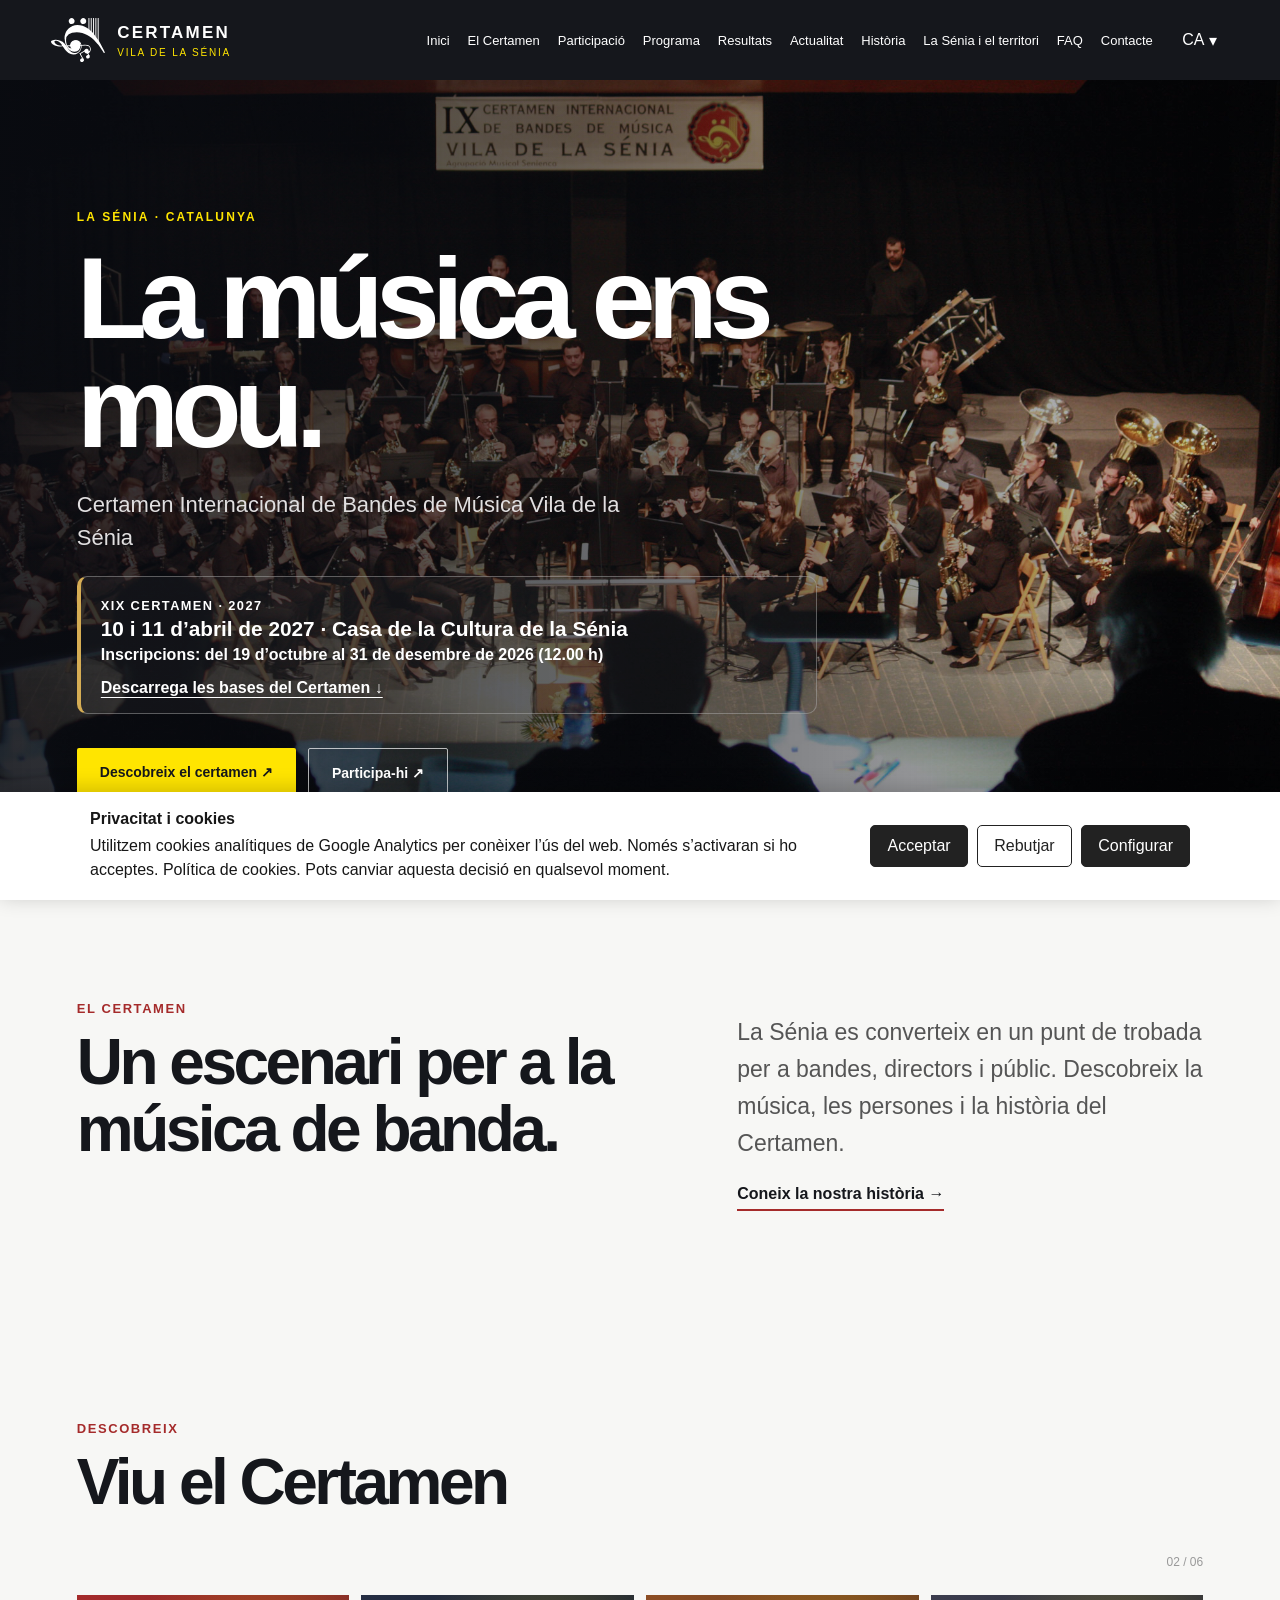
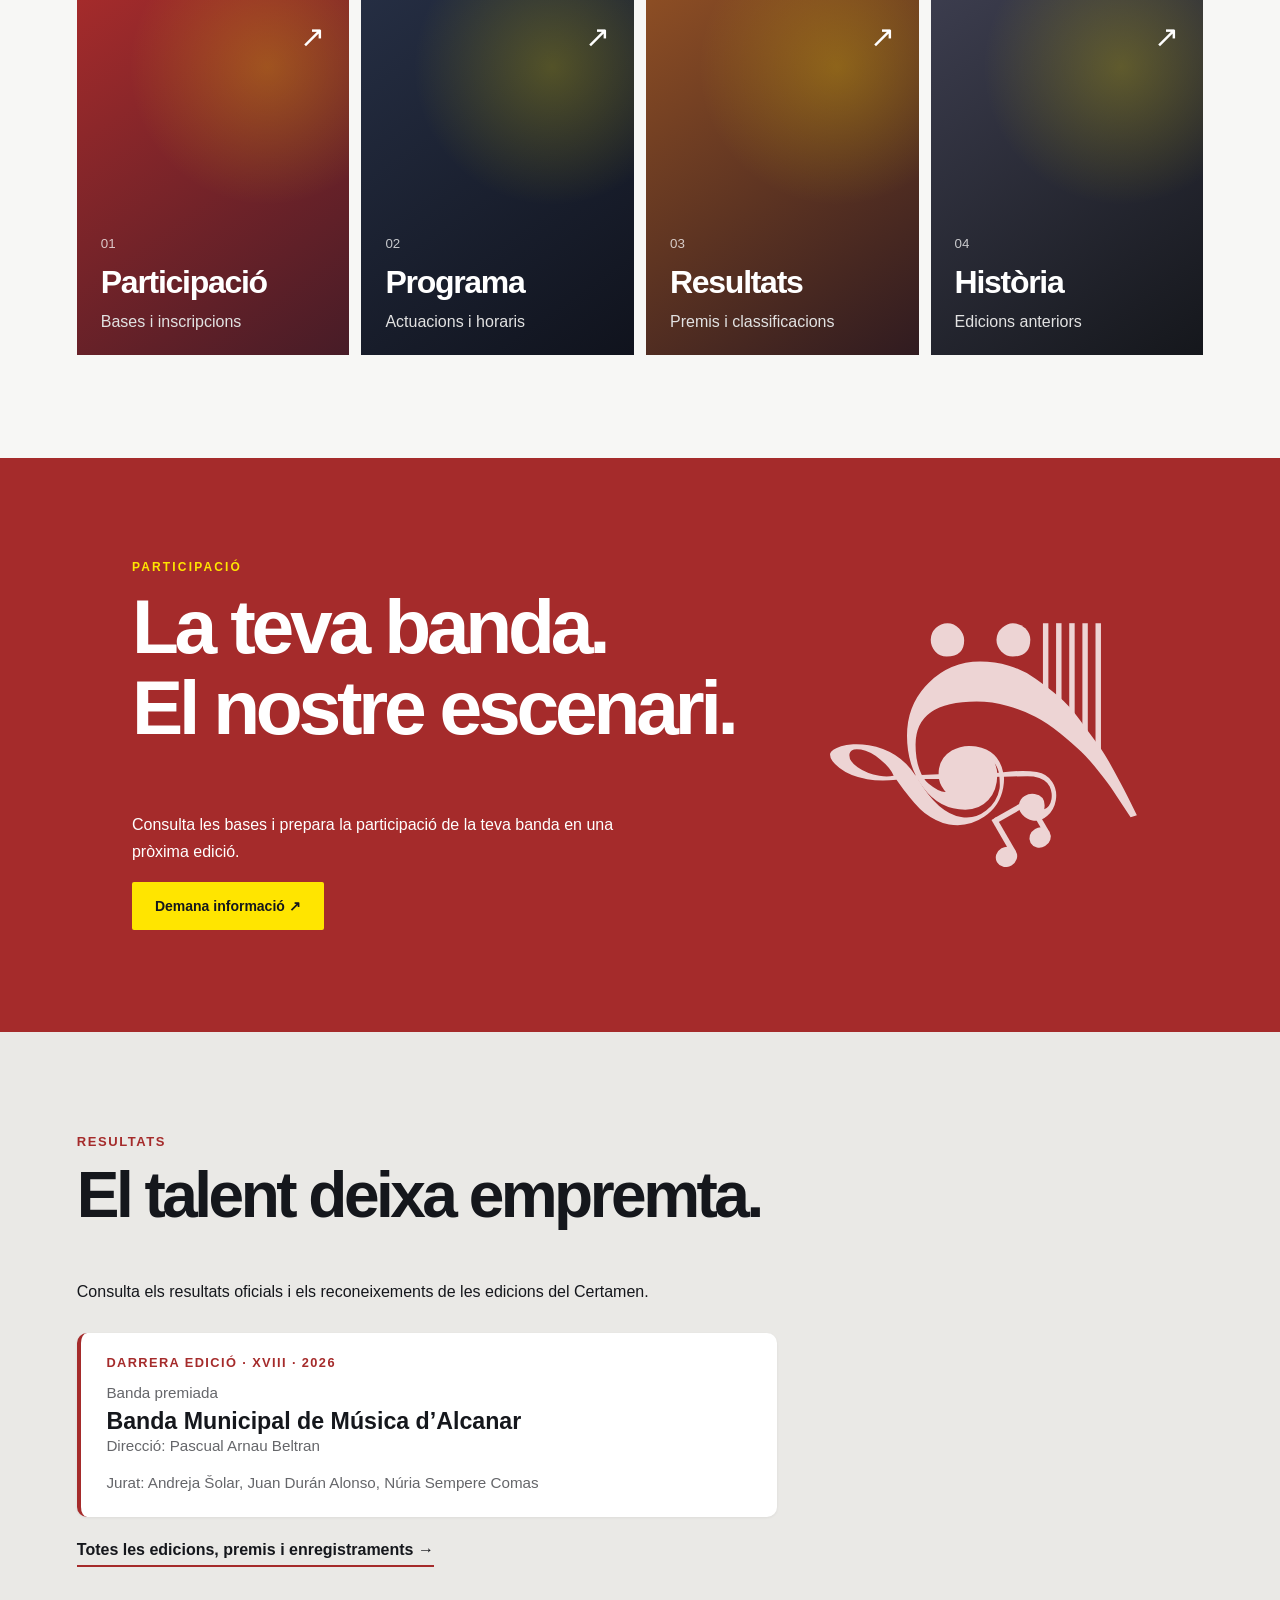
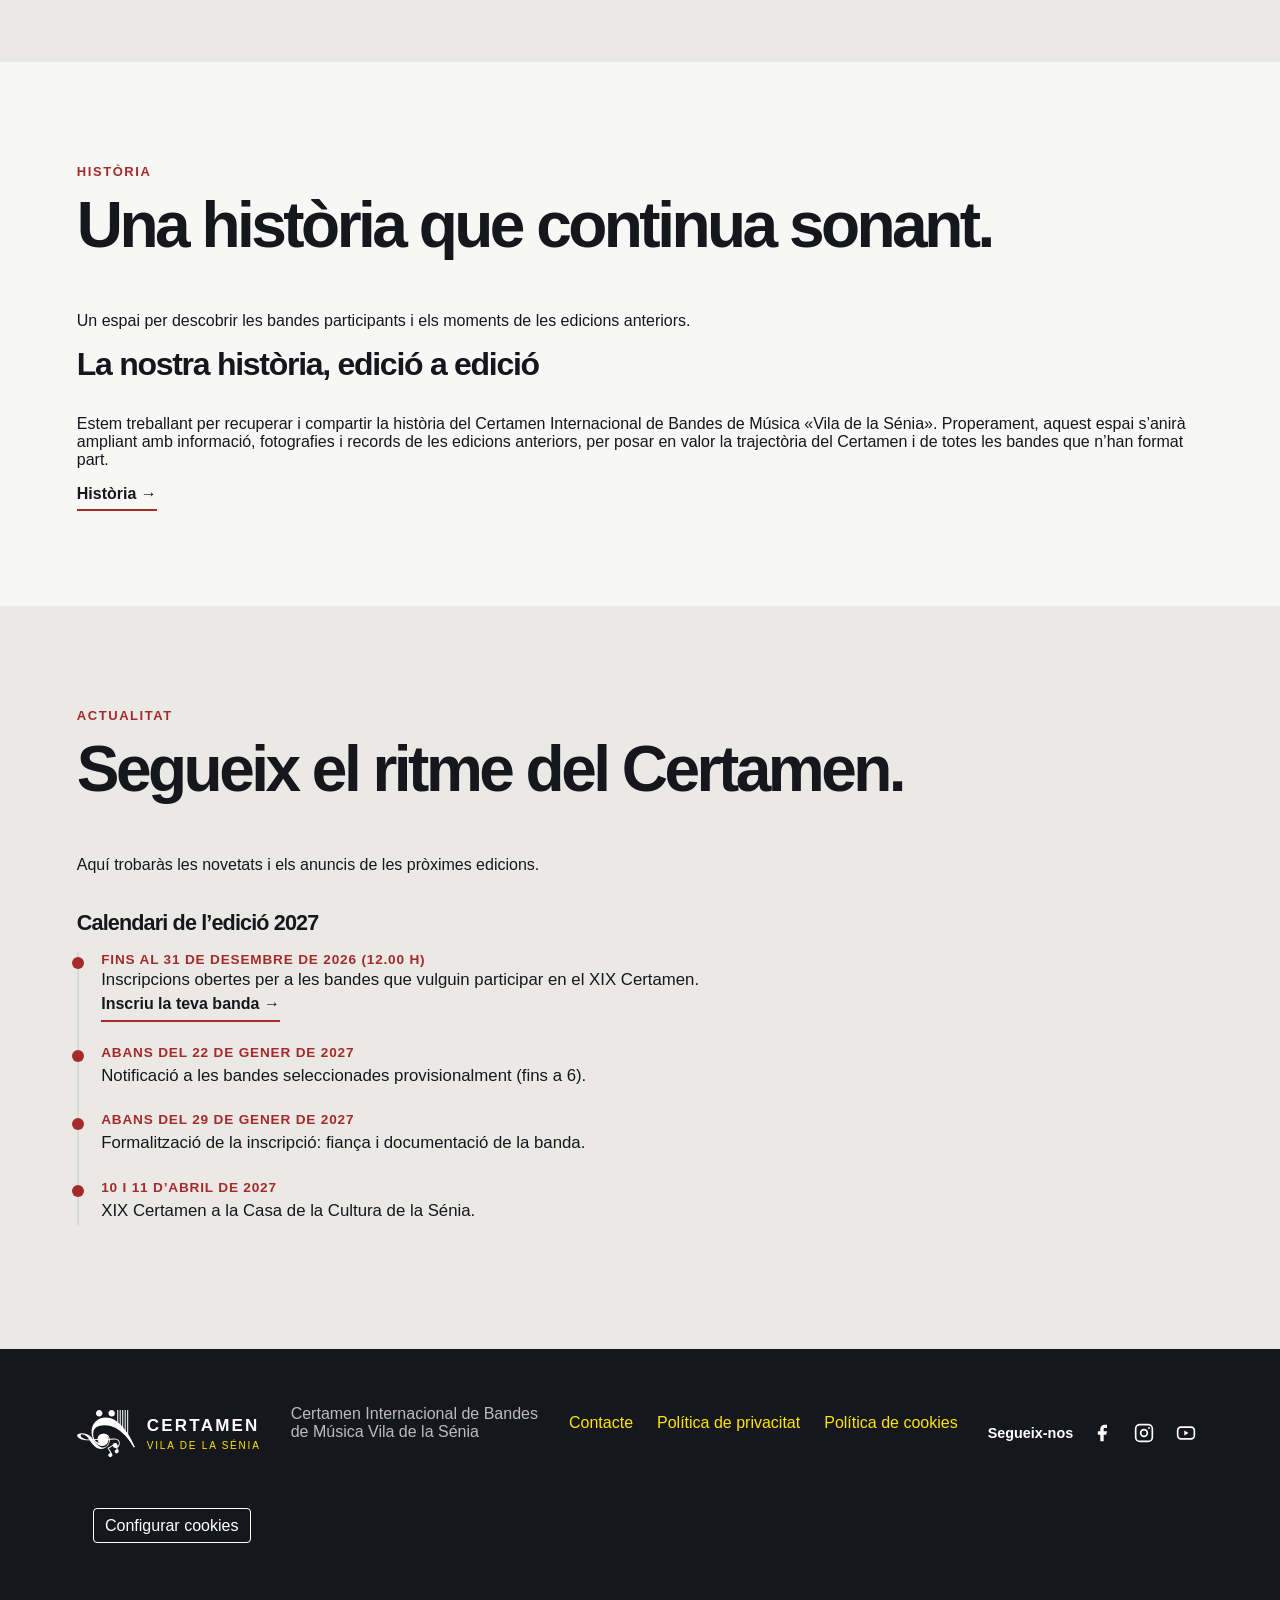
<file: index.html>
<!DOCTYPE html>

<html lang="ca">
<head>
<!-- EDITA AQUÍ: títol, metadades, fulls CSS i fitxer JavaScript. -->
<meta charset="utf-8"/>
<meta content="width=device-width,initial-scale=1" name="viewport"/>
<meta content="#15171c" name="theme-color"/>

<title>Certamen Internacional de Bandes de Música Vila de la Sénia | Catalunya</title>
<link href="assets/favicon.svg" rel="icon" type="image/svg+xml"/><link href="assets/favicon_32.png" rel="icon" sizes="32x32" type="image/png"/><link href="assets/favicon.png" rel="apple-touch-icon"/>
<link href="css/estils.css" rel="stylesheet"/>
<script src="js/comu.js"></script><script defer="" src="js/script.js">
</script>
<meta content="ca" name="language"/><meta content="Certamen Internacional de Bandes de Música Vila de la Sénia: participació, programa, resultats, història, actualitat i informació per a bandes." name="description"/><meta content="Agrupació Musical Senienca" name="author"/><meta content="Certamen Internacional de Bandes de Música Vila de la Sénia" property="og:title"/><meta content="Certamen Internacional de Bandes de Música Vila de la Sénia: participació, programa, resultats, història, actualitat i informació per a bandes." property="og:description"/><meta content="website" property="og:type"/><meta content="Certamen Internacional de Bandes de Música Vila de la Sénia" property="og:site_name"/><meta content="ca_ES" property="og:locale"/><meta content="ES-CT" name="geo.region"/><meta content="La Sénia" name="geo.placename"/><link rel="canonical" href="https://certamen.cat/"/><meta property="og:url" content="https://certamen.cat/"/><meta property="og:image" content="https://certamen.cat/assets/og-certamen-2027.jpg"/><meta property="og:image:width" content="1200"/><meta property="og:image:height" content="630"/><meta property="og:image:alt" content="Certamen Internacional de Bandes de Música Vila de la Sénia · 10 i 11 d’abril de 2027"/><meta name="twitter:card" content="summary_large_image"/><!-- CA/ES/GL/PT/EN comparteixen actualment la mateixa URL i es tradueixen amb JavaScript; per això no s’afegeixen hreflang amb URLs inexistents. --><script type="application/ld+json">{
  "@context": "https://schema.org",
"url": "https://certamen.cat/",
  "@graph": [
    {
      "@type": "Organization",
      "name": "Certamen Internacional de Bandes de Música Vila de la Sénia",
      "foundingDate": "2007",
      "organizer": {
        "@type": "Organization",
        "name": "Agrupació Musical Senienca"
      },
      "location": {
        "@type": "Place",
        "name": "La Sénia",
        "address": {
          "@type": "PostalAddress",
          "addressLocality": "La Sénia",
          "addressRegion": "Catalunya",
          "addressCountry": "ES"
        }
      },
      "description": "Certamen internacional de bandes de música celebrat a la Sénia, nascut l’any 2007."
    },
    {
      "@type": "WebSite",
      "name": "Certamen Internacional de Bandes de Música Vila de la Sénia",
      "inLanguage": [
        "ca",
        "es",
        "gl",
        "pt",
        "en"
      ]
    }
  ]
}</script>
  

  <script>

  
// Manté les metadades del navegador coherents amb l'idioma seleccionat.
// Nota SEO: tots els idiomes comparteixen URL; per indexar-los per separat caldrien URLs pròpies.
(() => {
  const seo = {"ca": {"title": "Certamen Internacional de Bandes de Música Vila de la Sénia | Catalunya", "description": "Certamen Internacional de Bandes de Música Vila de la Sénia: participació, programa, resultats, història, actualitat i informació per a bandes.", "locale": "ca_ES"}, "es": {"title": "Certamen Internacional de Bandas de Música Vila de la Sénia | Cataluña", "description": "Certamen Internacional de Bandas de Música Vila de la Sénia: participación, programa, resultados, historia, actualidad e información para bandas.", "locale": "es_ES"}, "gl": {"title": "Certame Internacional de Bandas de Música Vila de la Sénia | Cataluña", "description": "Certame Internacional de Bandas de Música Vila de la Sénia: participación, programa, resultados, historia, actualidade e información para bandas.", "locale": "gl_ES"}, "pt": {"title": "Certame Internacional de Bandas de Música Vila de la Sénia | Catalunha", "description": "Certame Internacional de Bandas de Música Vila de la Sénia: participação, programa, resultados, história, atualidade e informação para bandas.", "locale": "pt_PT"}, "en": {"title": "International Wind Band Competition Vila de la Sénia | Catalonia", "description": "International Wind Band Competition Vila de la Sénia: participation, programme, results, history, news and information for bands.", "locale": "en_GB"}};
  function applySeo(lang) {
    const data = seo[lang] || seo.ca;
    document.documentElement.lang = lang;
    document.title = data.title;
    const set = (selector, value) => { const el = document.querySelector(selector); if (el) el.setAttribute('content', value); };
    set('meta[name="language"]', lang);
    set('meta[name="description"]', data.description);
    set('meta[property="og:title"]', data.title);
    set('meta[property="og:description"]', data.description);
    set('meta[property="og:locale"]', data.locale);
  }
  Certamen.onLang(applySeo);
})();
</script><link rel="stylesheet" href="css/cookies.css"><script defer src="js/cookies.js"></script><style>
.program-works{margin-top:2rem}.program-works-grid{display:grid;grid-template-columns:repeat(auto-fit,minmax(min(100%,250px),1fr));gap:1rem;margin-top:1.25rem}.program-work{border:1px solid rgba(128,128,128,.3);border-radius:12px;padding:1.25rem;background:rgba(128,128,128,.055)}.program-work h4{margin:0 0 .55rem;font-size:1.2rem;color:inherit}.program-work p{margin:.35rem 0}.info-section .program-work .program-work-publisher,.info-section .program-work .program-work-publisher:last-child{font-size:.92rem;opacity:.9;line-height:1.5;max-width:none;margin:.35rem 0}.info-section .program-work .program-work-publisher a{font-size:inherit;line-height:inherit}.program-work-publisher a,.program-work-publisher a:visited{font-size:inherit;font-weight:700;color:#a52a38;text-decoration:underline;text-decoration-thickness:1.5px;text-underline-offset:3px}.program-work-publisher a:hover,.program-work-publisher a:focus-visible{color:#c44752;text-decoration-thickness:2px}.program-work-listen{display:inline-flex;align-items:center;gap:.4rem;margin-top:.85rem;color:#a52a38;font-weight:700;text-decoration:underline;text-underline-offset:3px}.program-work-listen:hover,.program-work-listen:focus-visible{color:#c44752}
.info-section .program-work .program-work-composer a,.info-section .program-work .program-work-composer a:visited{font-size:inherit;color:#a52a38;font-weight:700;text-decoration:underline;text-underline-offset:3px}.info-section .program-work .program-work-composer a:hover,.info-section .program-work .program-work-composer a:focus-visible{color:#c44752}
</style></head>
<body>
<!-- ESTRUCTURA: capçalera, contingut principal i peu. Els textos amb data-t es tradueixen des del JavaScript. -->
<a class="skip" href="#main">
   Salta al contingut
  </a>
<script>Certamen.header('home')</script>
<main id="main">
<section class="hero" id="inici">
<div class="hero-inner">
<p class="eyebrow" data-i18n="eyebrow">
      LA SÉNIA · CATALUNYA
     </p>
<h1 data-i18n="heroTitle">
      La música ens mou.
     </h1>
<p class="lead" data-i18n="heroSub">
      Certamen Internacional de Bandes de Música Vila de la Sénia
     </p>
<!-- Dades de la convocatòria 2027: els textos canvien amb l'idioma seleccionat. -->
<div class="edition-2027" aria-label="XIX Certamen 2027">
  <p class="edition-2027-kicker" data-edition-2027="0">XIX CERTAMEN · 2027</p>
  <p class="edition-2027-date" data-edition-2027="1">10 i 11 d’abril de 2027 · Casa de la Cultura de la Sénia</p>
  <p class="edition-2027-registration" data-edition-2027="2">Inscripcions: del 19 d’octubre al 31 de desembre de 2026 (12.00 h)</p>
  <a class="edition-2027-download" data-edition-2027="3" href="doc/Bases-XIX-Certamen-2027-ca.pdf" download>Descarrega les bases del Certamen ↓</a>
</div>
<div class="actions">
<a data-nav="contest" class="btn primary" data-i18n="discover" href="el-certamen.html">
       Descobreix el certamen ↗
      </a>
<a data-nav="participation" class="btn secondary" data-i18n="join" href="inscripcions.html">
       Participa-hi ↗
      </a>
</div>
</div>
</section>
<section class="section intro" id="certamen">
<div>
<p class="eyebrow red" data-i18n="contest">
      El certamen
     </p>
<h2 data-i18n="introTitle">
      Un escenari per a la música de banda.
     </h2>
</div>
<div>
<p data-i18n="introText">
      La Sénia es converteix en un punt de trobada per a bandes, directors i públic. Descobreix la música, les persones i la història del Certamen.
     </p>
<a data-nav="contest" class="text-link" data-i18n="knowMore" href="el-certamen.html">
      Coneix la nostra història →
     </a>
</div>
</section>
<section class="section explore">
<div class="section-head">
<div>
<p class="eyebrow red" data-i18n="exploreEyebrow">
       DESCOBREIX
      </p>
<h2 data-i18n="exploreTitle">
       Viu el Certamen
      </h2>
</div>
<span class="section-num">
      02 / 06
     </span>
</div>
<div class="tile-grid">
<a data-nav="participation" class="tile tile-one" href="inscripcions.html">
<span class="tile-symbol">
       ↗
      </span>
<div>
<small>
        01
       </small>
<h3 data-i18n="participation">
        Participació
       </h3>
<p data-i18n="tileJoin">
        Bases i inscripcions
       </p>
</div>
</a>
<a class="tile tile-two" href="programa.html">
<span class="tile-symbol">
       ↗
      </span>
<div>
<small>
        02
       </small>
<h3 data-i18n="program">
        Programa
       </h3>
<p data-i18n="tileProgram">
        Actuacions i horaris
       </p>
</div>
</a>
<a class="tile tile-three" href="#resultats">
<span class="tile-symbol">
       ↗
      </span>
<div>
<small>
        03
       </small>
<h3 data-i18n="results">
        Resultats
       </h3>
<p data-i18n="tileResults">
        Premis i classificacions
       </p>
</div>
</a>
<a class="tile tile-four" href="historia.html">
<span class="tile-symbol">
       ↗
      </span>
<div>
<small>
        04
       </small>
<h3 data-i18n="history">
        Història
       </h3>
<p data-i18n="tileHistory">
        Edicions anteriors
       </p>
</div>
</a>
</div>
</section>
<section class="section participation" id="participa">
<div>
<p class="eyebrow" data-i18n="participation">
      Participació
     </p>
<h2 data-i18n="participateTitle">
      La teva banda.
      <br/>
      El nostre escenari.
     </h2>
<p data-i18n="participateText">
      Consulta les bases i prepara la participació de la teva banda en una pròxima edició.
     </p>
<a data-nav="contact" class="btn primary" data-i18n="contactJoin" href="contacte.html">
      Demana informació ↗
     </a>
</div>
<div aria-hidden="true" class="participation-art">
<img alt="" src="assets/logo-certamen-blanc.svg"/>
</div>
</section>
<section class="section info-section alt" id="resultats">
<p class="eyebrow red" data-i18n="results">
     Resultats
    </p>
<h2 data-i18n="resultsTitle">
     El talent deixa empremta.
    </h2>
<p data-i18n="resultsText">
     Consulta els resultats oficials i els reconeixements de les edicions del Certamen.
    </p>
<!-- RESULTATS: es genera amb la darrera edició amb bandes premiades de data/historia.json (js/script.js). -->
<article class="results-latest" id="results-latest" hidden>
<p class="results-kicker"><span data-i18n="resultsLatest">Darrera edició</span> · <span data-results="edition"></span></p>
<p class="results-label" data-i18n="resultsAwarded" data-results="awarded-label">Banda premiada</p>
<ul class="results-bands" data-results="bands"></ul>
<p class="results-jury" data-results="jury-row"><span data-i18n="resultsJury">Jurat</span>: <span data-results="jury"></span></p>
</article>
<a class="text-link" href="historia.html" data-i18n="resultsMore">Totes les edicions, premis i enregistraments →</a>
</section>
<section class="section info-section" id="historia">
<p class="eyebrow red" data-i18n="history">
     Història
    </p>
<h2 data-i18n="historyTitle">
     Una història que continua sonant.
    </h2>
<p data-i18n="historyText">
     Un espai per descobrir les bandes participants i els moments de les edicions anteriors.
    </p>
<h3 data-i18n="historyComingTitle">La nostra història, edició a edició</h3>
<p data-i18n="historyComingText">Estem treballant per recuperar i compartir la història del Certamen Internacional de Bandes de Música «Vila de la Sénia». Properament, aquest espai s’anirà ampliant amb informació, fotografies i records de les edicions anteriors, per posar en valor la trajectòria del Certamen i de totes les bandes que n’han format part.</p>
<a class="text-link" href="historia.html" data-nav="history">Història →</a>
</section>
<section class="section info-section alt" id="noticies">
<p class="eyebrow red" data-i18n="news">
     Actualitat
    </p>
<h2 data-i18n="newsTitle">
     Segueix el ritme del Certamen.
    </h2>
<p data-i18n="newsText">
     Aquí trobaràs les novetats i els anuncis de les pròximes edicions.
    </p>
<!-- ACTUALITAT: calendari de l'edició 2027. Els elements amb data passada es mostren atenuats (js/script.js). -->
<h3 class="news-heading" data-i18n="newsCalendar">Calendari de l’edició 2027</h3>
<ol class="news-timeline">
<li class="news-item" data-until="2026-12-31T12:00:00+01:00">
<p class="news-date" data-i18n="newsItem1Date">Fins al 31 de desembre de 2026 (12.00 h)</p>
<p class="news-text" data-i18n="newsItem1Text">Inscripcions obertes per a les bandes que vulguin participar en el XIX Certamen.</p>
<a class="text-link" href="inscripcions.html" data-i18n="newsItem1Link">Inscriu la teva banda →</a>
</li>
<li class="news-item" data-until="2027-01-22T00:00:00+01:00">
<p class="news-date" data-i18n="newsItem2Date">Abans del 22 de gener de 2027</p>
<p class="news-text" data-i18n="newsItem2Text">Notificació a les bandes seleccionades provisionalment (fins a 6).</p>
</li>
<li class="news-item" data-until="2027-01-29T00:00:00+01:00">
<p class="news-date" data-i18n="newsItem3Date">Abans del 29 de gener de 2027</p>
<p class="news-text" data-i18n="newsItem3Text">Formalització de la inscripció: fiança i documentació de la banda.</p>
</li>
<li class="news-item" data-until="2027-04-12T00:00:00+02:00">
<p class="news-date" data-i18n="newsItem4Date">10 i 11 d’abril de 2027</p>
<p class="news-text" data-i18n="newsItem4Text">XIX Certamen a la Casa de la Cultura de la Sénia.</p>
</li>
</ol>
</section>
</main>
<script>Certamen.footer()</script>
<script src="js/edicio-2027.js"></script>
</body>
</html>
</file>
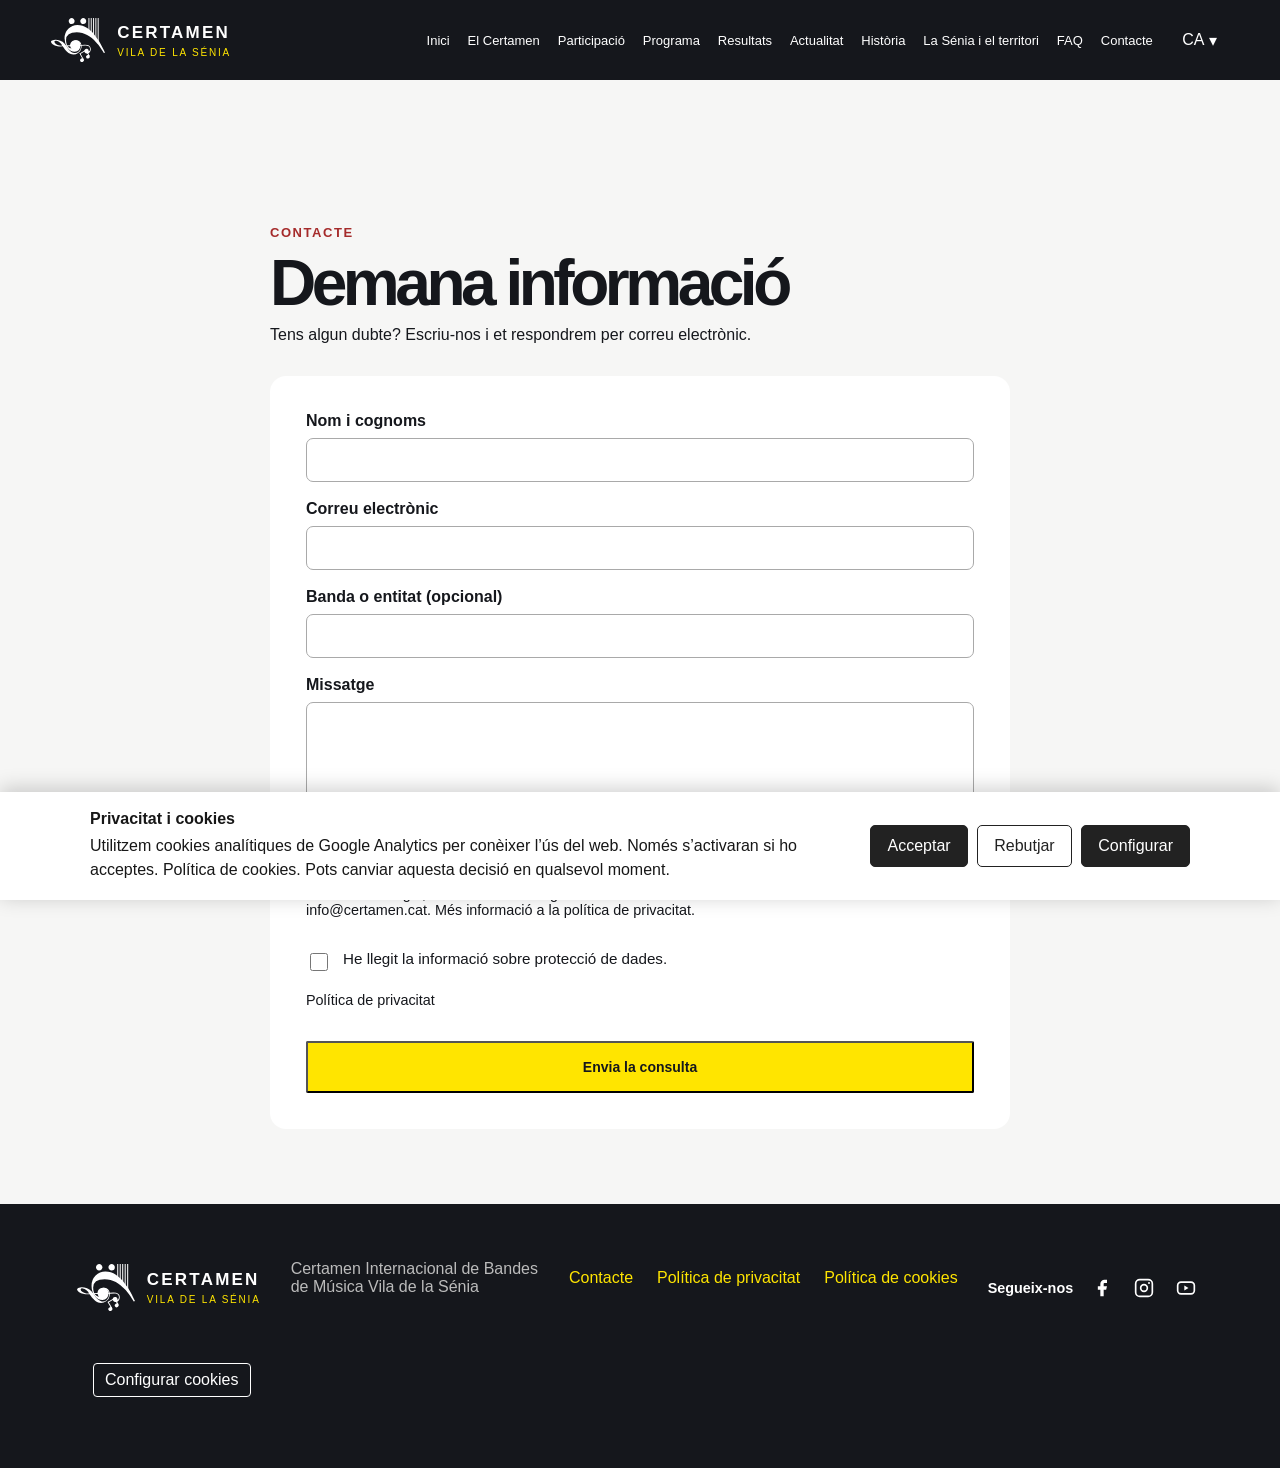
<file: contacte.html>
<!DOCTYPE html>

<html lang="ca">
<head>
<meta charset="utf-8"/>
<meta content="width=device-width,initial-scale=1" name="viewport"/>
<title>Contacte | Certamen Vila de la Sénia</title>
<link href="assets/favicon.svg" rel="icon" type="image/svg+xml"/><link href="assets/favicon_32.png" rel="icon" sizes="32x32" type="image/png"/><link href="assets/favicon.png" rel="apple-touch-icon"/>
<link href="css/estils.css" rel="stylesheet"/>
<script src="js/comu.js"></script><script defer="" src="js/formularis-traduccions.js">
</script>
<script defer="" src="js/formularis.js">
</script>
<meta content="ca" name="language"/><meta content="Contacta amb l’organització del Certamen Internacional de Bandes de Música Vila de la Sénia per a qualsevol consulta sobre la participació, el programa o l’estada a la Sénia." name="description"/><meta content="Agrupació Musical Senienca" name="author"/><meta content="Contacte | Certamen Vila de la Sénia" property="og:title"/><meta content="Contacta amb l’organització del Certamen Internacional de Bandes de Música Vila de la Sénia per a qualsevol consulta sobre la participació, el programa o l’estada a la Sénia." property="og:description"/><meta content="website" property="og:type"/><meta content="Certamen Internacional de Bandes de Música Vila de la Sénia" property="og:site_name"/><meta content="ca_ES" property="og:locale"/><meta content="ES-CT" name="geo.region"/><meta content="La Sénia" name="geo.placename"/><link rel="canonical" href="https://certamen.cat/contacte.html"/><meta property="og:url" content="https://certamen.cat/contacte.html"/><meta property="og:image" content="https://certamen.cat/assets/og-certamen-2027.jpg"/><meta property="og:image:width" content="1200"/><meta property="og:image:height" content="630"/><meta property="og:image:alt" content="Certamen Internacional de Bandes de Música Vila de la Sénia · 10 i 11 d’abril de 2027"/><meta name="twitter:card" content="summary_large_image"/><!-- CA/ES/GL/PT/EN comparteixen actualment la mateixa URL i es tradueixen amb JavaScript; per això no s’afegeixen hreflang amb URLs inexistents. --><script type="application/ld+json">{
  "@context": "https://schema.org",
"url": "https://certamen.cat/contacte.html",
  "@type": "WebPage",
  "name": "Contacte | Certamen Vila de la Sénia",
  "description": "Contacta amb l’organització del Certamen Internacional de Bandes de Música Vila de la Sénia per a qualsevol consulta sobre la participació, el programa o l’estada a la Sénia.",
  "inLanguage": [
    "ca",
    "es",
    "gl",
    "pt",
    "en"
  ],
  "isPartOf": {
    "@type": "WebSite",
    "name": "Certamen Internacional de Bandes de Música Vila de la Sénia"
  },
  "about": {
    "@type": "Organization",
    "name": "Certamen Internacional de Bandes de Música Vila de la Sénia"
  }
}</script>
    
  
  <script>
// Manté les metadades del navegador coherents amb l'idioma seleccionat.
// Nota SEO: tots els idiomes comparteixen URL; per indexar-los per separat caldrien URLs pròpies.
(() => {
  const seo = {"ca": {"title": "Contacte | Certamen Vila de la Sénia", "description": "Contacta amb l’organització del Certamen Internacional de Bandes de Música Vila de la Sénia per a qualsevol consulta sobre la participació, el programa o l’estada a la Sénia.", "locale": "ca_ES"}, "es": {"title": "Contacto | Certamen Vila de la Sénia", "description": "Contacta con la organización del Certamen Internacional de Bandas de Música Vila de la Sénia para cualquier consulta sobre la participación, el programa o la estancia en la Sénia.", "locale": "es_ES"}, "gl": {"title": "Contacto | Certame Vila de la Sénia", "description": "Contacta coa organización do Certame Internacional de Bandas de Música Vila de la Sénia para calquera consulta sobre a participación, o programa ou a estadía na Sénia.", "locale": "gl_ES"}, "pt": {"title": "Contacto | Certame Vila de la Sénia", "description": "Contacte a organização do Certame Internacional de Bandas de Música Vila de la Sénia para qualquer questão sobre a participação, o programa ou a estadia em la Sénia.", "locale": "pt_PT"}, "en": {"title": "Contact | Vila de la Sénia Competition", "description": "Contact the organisers of the Vila de la Sénia International Wind Band Competition with any questions about taking part, the programme or your stay in La Sénia.", "locale": "en_GB"}};
  function applySeo(lang) {
    const data = seo[lang] || seo.ca;
    document.documentElement.lang = lang;
    document.title = data.title;
    const set = (selector, value) => { const el = document.querySelector(selector); if (el) el.setAttribute('content', value); };
    set('meta[name="language"]', lang);
    set('meta[name="description"]', data.description);
    set('meta[property="og:title"]', data.title);
    set('meta[property="og:description"]', data.description);
    set('meta[property="og:locale"]', data.locale);
  }
  Certamen.onLang(applySeo);
})();
</script><link rel="stylesheet" href="css/cookies.css"><script defer src="js/cookies.js"></script></head>
<body>
<a class="skip" href="#main">
   Salta al contingut
  </a>
<script>Certamen.header('contact')</script>
<main class="form-page" id="main">
<div class="form-container">
<p class="eyebrow red" data-f="contact">Contacte</p>
<h1 data-f="infoTitle">Demana informació</h1>
<p data-f="infoIntro">Tens algun dubte? Escriu-nos i et respondrem per correu electrònic.</p>
<form class="certamen-form" id="contact-form">
<!-- Camp trampa antibots: invisible per als visitants -->
<div aria-hidden="true" style="position:absolute;left:-10000px;width:1px;height:1px;overflow:hidden"><label for="contact-website">Deixa aquest camp buit</label><input id="contact-website" type="text" name="website" tabindex="-1" autocomplete="off"></div>
<label class="form-field"><span data-f="name">Nom i cognoms</span><input type="text" name="name" required autocomplete="name"></label>
<label class="form-field"><span data-f="email">Correu electrònic</span><input type="email" name="email" required autocomplete="email"></label>
<label class="form-field"><span data-f="band">Banda o entitat (opcional)</span><input type="text" name="band"></label>
<label class="form-field"><span data-f="message">Missatge</span><textarea name="message" rows="6" required></textarea></label>
<p class="form-hint" data-privacy-notice="contact"></p>
<label class="form-check"><input type="checkbox" name="privacy" required><span data-f="privacyConsent">He llegit la política de privacitat i accepto el tractament de les dades per respondre la consulta.</span></label>
<p class="form-hint"><a href="politica-privacitat.html" data-f="privacyTitle">Política de privacitat</a></p>
<button class="btn primary" type="submit" data-f="sendInfo">Envia la consulta</button>
<p class="form-status" role="status" aria-live="polite"></p>
</form>
</div>
</main>
<script>Certamen.footer()</script>


<script>
// Primera capa informativa multilingüe, independent de l'enviament dels formularis.
(function () {
const notices = {"ca":["Responsable: Agrupació Musical Senienca (G43213099).","Finalitat: respondre la consulta.","Finalitat: gestionar la sol·licitud de participació.","Base jurídica: gestió de la sol·licitud i, quan correspongui, interès legítim.","Dades gestionades mitjançant serveis de Google; cal verificar-ne les garanties contractuals i les transferències internacionals.","Drets: info@certamen.cat. Més informació a la política de privacitat.","He llegit la informació sobre protecció de dades."],"es":["Responsable: Agrupació Musical Senienca (G43213099).","Finalidad: responder a la consulta.","Finalidad: gestionar la solicitud de participación.","Base jurídica: gestión de la solicitud y, cuando corresponda, interés legítimo.","Datos gestionados mediante servicios de Google; deben verificarse sus garantías contractuales y transferencias internacionales.","Derechos: info@certamen.cat. Más información en la política de privacidad.","He leído la información sobre protección de datos."],"gl":["Responsable: Agrupació Musical Senienca (G43213099).","Finalidade: responder á consulta.","Finalidade: xestionar a solicitude de participación.","Base xurídica: xestión da solicitude e, cando corresponda, interese lexítimo.","Datos xestionados mediante servizos de Google; cómpre verificar as garantías contractuais e as transferencias internacionais.","Dereitos: info@certamen.cat. Máis información na política de privacidade.","Lin a información sobre protección de datos."],"pt":["Responsável: Agrupació Musical Senienca (G43213099).","Finalidade: responder ao pedido.","Finalidade: gerir a candidatura.","Fundamento jurídico: gestão do pedido e, quando aplicável, interesse legítimo.","Dados tratados através dos serviços Google; as garantias contratuais e transferências internacionais devem ser verificadas.","Direitos: info@certamen.cat. Mais informações na política de privacidade.","Li a informação sobre proteção de dados."],"en":["Controller: Agrupació Musical Senienca (G43213099).","Purpose: respond to your enquiry.","Purpose: manage your application.","Legal basis: handling the request and, where applicable, legitimate interests.","Data is handled using Google services; contractual safeguards and international transfers require verification.","Rights: info@certamen.cat. See the privacy policy for details.","I have read the data protection information."]};
function renderNotice(lang) {
  const n = notices[lang] || notices.ca;
  document.querySelectorAll('[data-privacy-notice]').forEach(el => {
    const registration = el.dataset.privacyNotice === 'registration';
    el.innerHTML = '<strong>'+n[0]+'</strong> '+(registration?n[2]:n[1])+' '+n[3]+' '+n[4]+' '+n[5];
  });
}
Certamen.onLang(renderNotice);
})();
</script>
</body>
</html>
</file>
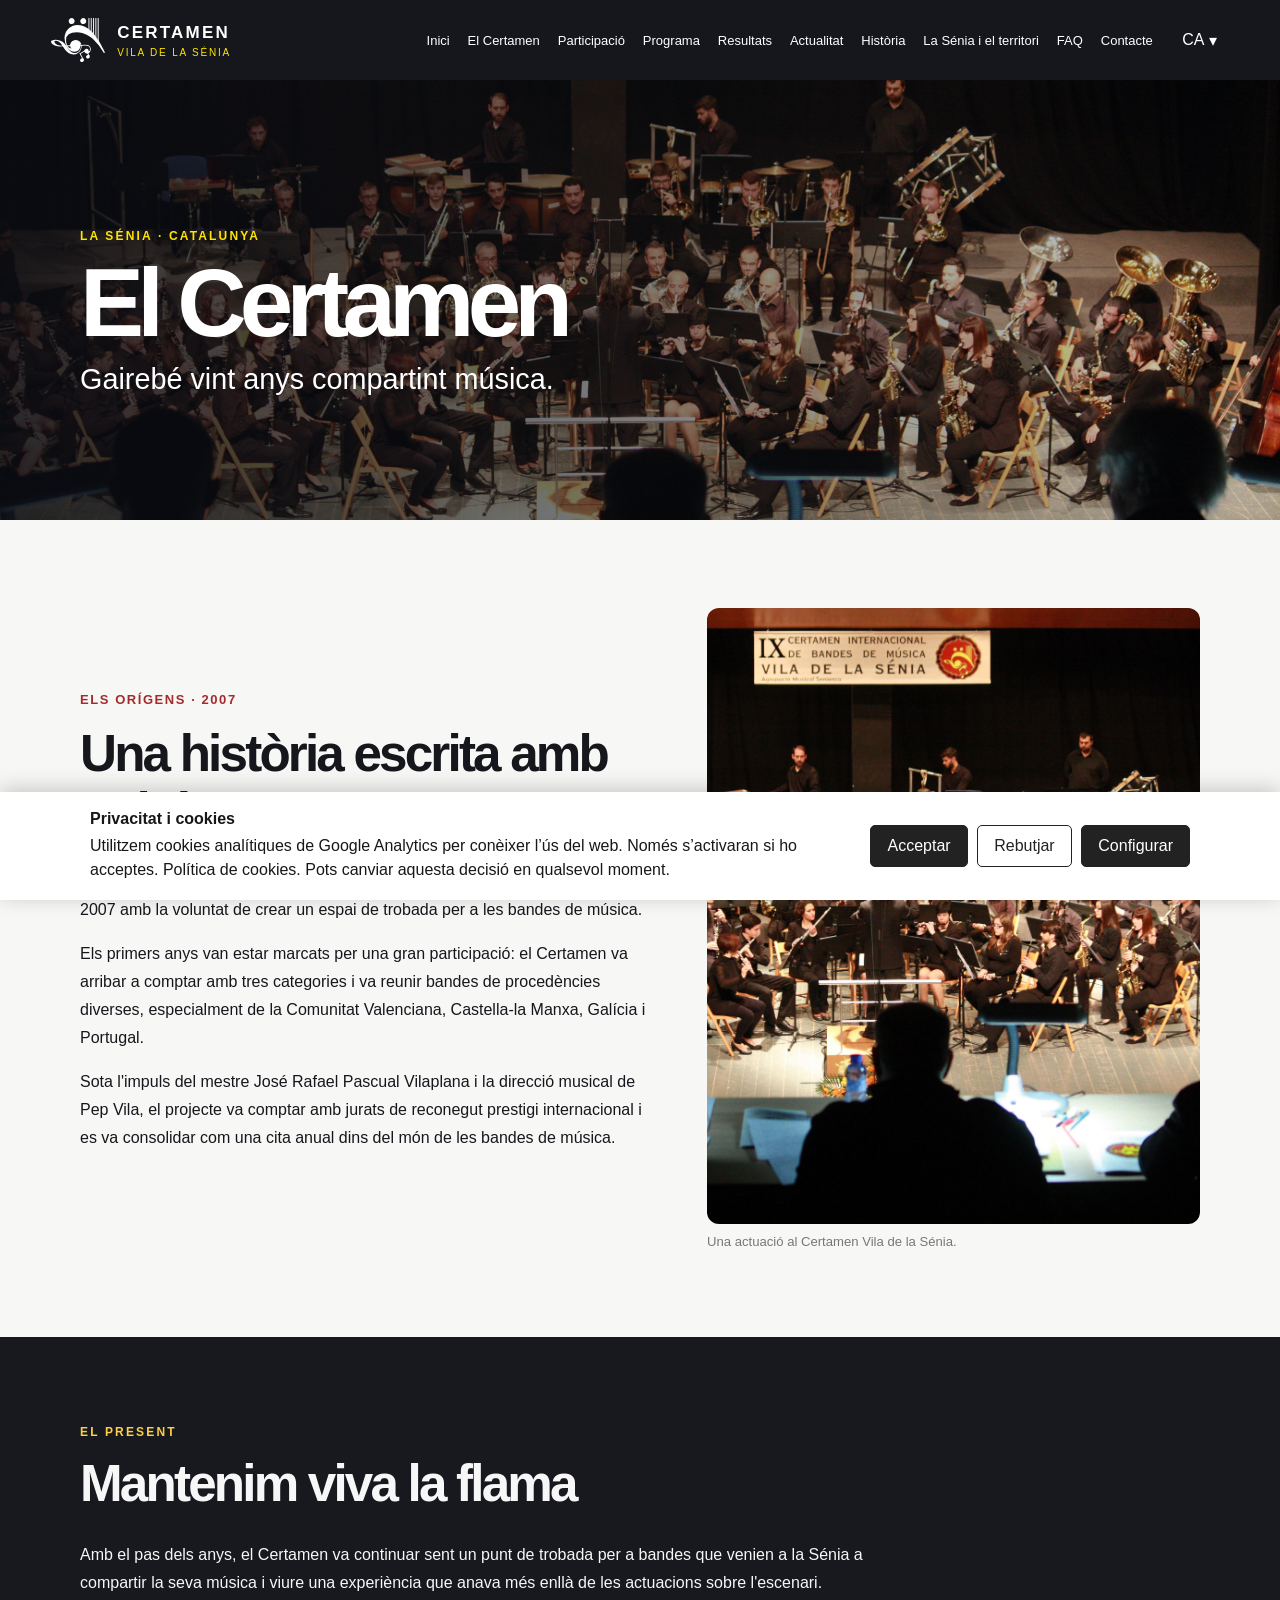
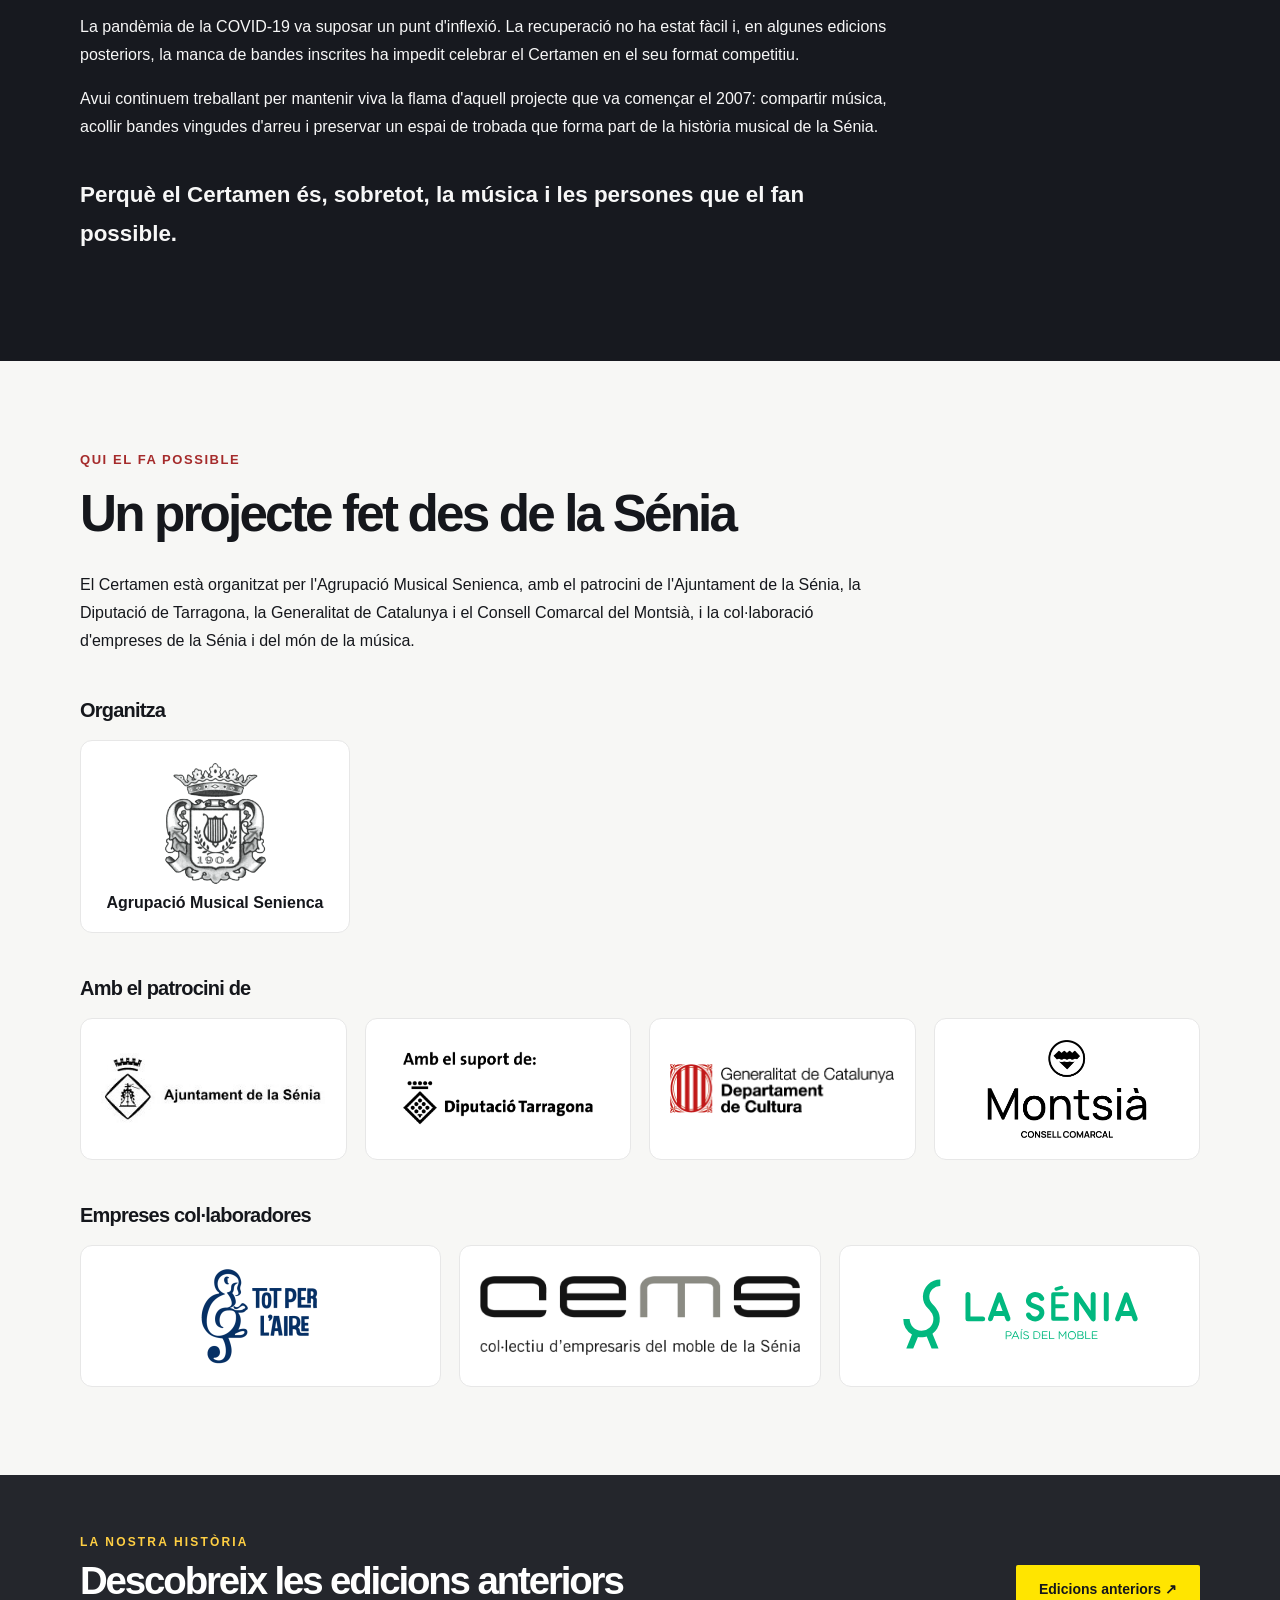
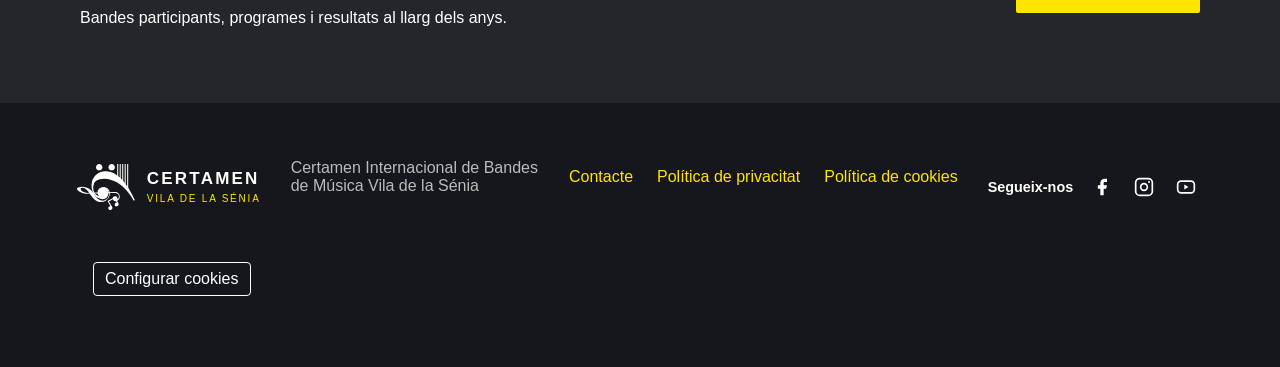
<file: el-certamen.html>
<!DOCTYPE html>

<html lang="ca">
<head>
<!-- EDITA AQUÍ: títol, metadades, fulls CSS i fitxer JavaScript. -->
<meta charset="utf-8"/>
<meta content="width=device-width,initial-scale=1" name="viewport"/>
<meta content="#15171c" name="theme-color"/>

<title>El Certamen | Certamen Internacional de Bandes de Música Vila de la Sénia</title>
<link href="assets/favicon.svg" rel="icon" type="image/svg+xml"/><link href="assets/favicon_32.png" rel="icon" sizes="32x32" type="image/png"/><link href="assets/favicon.png" rel="apple-touch-icon"/>
<link href="css/estils.css" rel="stylesheet"/>
<script src="js/comu.js"></script><script defer="" src="js/el-certamen.js">
</script>
<meta content="ca" name="language"/><meta content="Coneix la història, els orígens i l’organització del Certamen Internacional de Bandes de Música Vila de la Sénia, iniciat l’any 2007." name="description"/><meta content="Agrupació Musical Senienca" name="author"/><meta content="El Certamen | Vila de la Sénia" property="og:title"/><meta content="Coneix la història, els orígens i l’organització del Certamen Internacional de Bandes de Música Vila de la Sénia, iniciat l’any 2007." property="og:description"/><meta content="website" property="og:type"/><meta content="Certamen Internacional de Bandes de Música Vila de la Sénia" property="og:site_name"/><meta content="ca_ES" property="og:locale"/><meta content="ES-CT" name="geo.region"/><meta content="La Sénia" name="geo.placename"/><link rel="canonical" href="https://certamen.cat/el-certamen.html"/><meta property="og:url" content="https://certamen.cat/el-certamen.html"/><meta property="og:image" content="https://certamen.cat/assets/og-certamen-2027.jpg"/><meta property="og:image:width" content="1200"/><meta property="og:image:height" content="630"/><meta property="og:image:alt" content="Certamen Internacional de Bandes de Música Vila de la Sénia · 10 i 11 d’abril de 2027"/><meta name="twitter:card" content="summary_large_image"/><!-- CA/ES/GL/PT/EN comparteixen actualment la mateixa URL i es tradueixen amb JavaScript; per això no s’afegeixen hreflang amb URLs inexistents. --><script type="application/ld+json">{
  "@context": "https://schema.org",
"url": "https://certamen.cat/el-certamen.html",
  "@type": "AboutPage",
  "name": "El Certamen | Vila de la Sénia",
  "description": "Coneix la història, els orígens i l’organització del Certamen Internacional de Bandes de Música Vila de la Sénia, iniciat l’any 2007.",
  "inLanguage": [
    "ca",
    "es",
    "gl",
    "pt",
    "en"
  ],
  "isPartOf": {
    "@type": "WebSite",
    "name": "Certamen Internacional de Bandes de Música Vila de la Sénia"
  },
  "about": {
    "@type": "Organization",
    "name": "Certamen Internacional de Bandes de Música Vila de la Sénia"
  }
}</script>
  
  
  
  <script>
// Manté les metadades del navegador coherents amb l'idioma seleccionat.
// Nota SEO: tots els idiomes comparteixen URL; per indexar-los per separat caldrien URLs pròpies.
(() => {
  const seo = {"ca": {"title": "El Certamen | Certamen Internacional de Bandes de Música Vila de la Sénia", "description": "Coneix la història, els orígens i l’organització del Certamen Internacional de Bandes de Música Vila de la Sénia, iniciat l’any 2007.", "locale": "ca_ES"}, "es": {"title": "El Certamen | Certamen Internacional de Bandas de Música Vila de la Sénia", "description": "Conoce la historia, los orígenes y la organización del Certamen Internacional de Bandas de Música Vila de la Sénia, iniciado en 2007.", "locale": "es_ES"}, "gl": {"title": "O Certame | Certame Internacional de Bandas de Música Vila de la Sénia", "description": "Coñece a historia, as orixes e a organización do Certame Internacional de Bandas de Música Vila de la Sénia, iniciado en 2007.", "locale": "gl_ES"}, "pt": {"title": "O Certame | Certame Internacional de Bandas de Música Vila de la Sénia", "description": "Conheça a história, as origens e a organização do Certame Internacional de Bandas de Música Vila de la Sénia, iniciado em 2007.", "locale": "pt_PT"}, "en": {"title": "About the Competition | Vila de la Sénia International Wind Band Competition", "description": "Discover the history, origins and organisation of the Vila de la Sénia International Wind Band Competition, founded in 2007.", "locale": "en_GB"}};
  function applySeo(lang) {
    const data = seo[lang] || seo.ca;
    document.documentElement.lang = lang;
    document.title = data.title;
    const set = (selector, value) => { const el = document.querySelector(selector); if (el) el.setAttribute('content', value); };
    set('meta[name="language"]', lang);
    set('meta[name="description"]', data.description);
    set('meta[property="og:title"]', data.title);
    set('meta[property="og:description"]', data.description);
    set('meta[property="og:locale"]', data.locale);
  }
  Certamen.onLang(applySeo);
})();
</script><link rel="stylesheet" href="css/cookies.css"><script defer src="js/cookies.js"></script></head>
<body>
<!-- ESTRUCTURA: capçalera, contingut principal i peu. Els textos amb data-t es tradueixen des del JavaScript. -->
<a class="skip" href="#main">
   Salta al contingut
  </a>
<script>Certamen.header('contest')</script>
<main id="main">
<section class="about-hero">
<div class="about-hero__inner">
<p class="eyebrow" data-t="eyebrow">
      LA SÉNIA · CATALUNYA
     </p>
<h1 data-t="about">
      El Certamen
     </h1>
<p data-t="tagline">
      Gairebé vint anys compartint música.
     </p>
</div>
</section>
<section class="about-section about-grid">
<div>
<p class="eyebrow red" data-t="originsLabel">
      ELS ORÍGENS · 2007
     </p>
<h2 data-t="originsTitle">
      Una història escrita amb música
     </h2>
<p data-t="origins1">
      El Certamen Internacional de Bandes de Música Vila de la Sénia va néixer l'any 2007 amb la voluntat de crear un espai de trobada per a les bandes de música.
     </p>
<p data-t="origins2">
      Els primers anys van estar marcats per una gran participació: el Certamen va arribar a comptar amb tres categories i va reunir bandes de procedències diverses, especialment de la Comunitat Valenciana, Castella-la Manxa, Galícia i Portugal.
     </p>
<p data-t="origins3">
      Sota l'impuls del mestre José Rafael Pascual Vilaplana i la direcció musical de Pep Vila, el projecte va comptar amb jurats de reconegut prestigi internacional i es va consolidar com una cita anual dins del món de les bandes de música.
     </p>
</div>
<figure class="about-photo">
<img alt="Banda de música actuant al Certamen" loading="lazy" src="assets/contest-band.jpg"/>
<figcaption data-t="photoCaption">
      Una actuació al Certamen Vila de la Sénia.
     </figcaption>
</figure>
</section>
<section class="about-section about-present">
<div class="about-present__text">
<p class="eyebrow" data-t="todayLabel">
      EL PRESENT
     </p>
<h2 data-t="todayTitle">
      Mantenim viva la flama
     </h2>
<p data-t="today1">
      Amb el pas dels anys, el Certamen va continuar sent un punt de trobada per a bandes que venien a la Sénia a compartir la seva música i viure una experiència que anava més enllà de les actuacions sobre l'escenari.
     </p>
<p data-t="today2">
      La pandèmia de la COVID-19 va suposar un punt d'inflexió. La recuperació no ha estat fàcil i, en algunes edicions posteriors, la manca de bandes inscrites ha impedit celebrar el Certamen en el seu format competitiu.
     </p>
<p data-t="today3">
      Avui continuem treballant per mantenir viva la flama d'aquell projecte que va començar el 2007: compartir música, acollir bandes vingudes d'arreu i preservar un espai de trobada que forma part de la història musical de la Sénia.
     </p>
<p class="about-highlight" data-t="todayClosing">
      Perquè el Certamen és, sobretot, la música i les persones que el fan possible.
     </p>
</div>
</section>
<section class="about-section about-organizers">
<p class="eyebrow red" data-t="organizeLabel">
     QUI EL FA POSSIBLE
    </p>
<h2 data-t="organizeTitle">
     Un projecte fet des de la Sénia
    </h2>
<p class="about-organizers__intro" data-t="organizeText">
     El Certamen està organitzat per l'Agrupació Musical Senienca, amb el patrocini de l'Ajuntament de la Sénia, la Diputació de Tarragona, la Generalitat de Catalunya i el Consell Comarcal del Montsià, i la col·laboració d'empreses de la Sénia i del món de la música.
    </p>
<h3 data-t="organizedBy">
     Organitza
    </h3>
<!-- ORGANITZA: per canviar el logotip de l’AMS, substitueix assets/logo-ams.png. -->
<div class="sponsor-row sponsor-row--organizer">
<div class="sponsor">
<img alt="Agrupació Musical Senienca" loading="lazy" src="assets/logo-ams.png"/>
<span>
       Agrupació Musical Senienca
      </span>
</div>
</div>
<h3 data-t="sponsoredBy">
     Amb el patrocini de
    </h3>
<!-- PATROCINADORS: cada bloc .sponsor conté un <img>. Per canviar un logotip, modifica el seu src. -->
<div class="sponsor-row">
<div class="sponsor">
<img alt="Ajuntament de la Sénia" loading="lazy" src="assets/logo-ajuntament.jpg"/>
</div>
<div class="sponsor">
<img alt="Diputació de Tarragona" loading="lazy" src="assets/logo-diputacio.png"/>
</div>
<div class="sponsor">
<img alt="Generalitat de Catalunya" loading="lazy" src="assets/logo-generalitat-cultura.png"/>
</div>
<div class="sponsor">
<img alt="Consell Comarcal del Montsià" loading="lazy" src="assets/consell-comarcal-montsia.png"/>
</div>
</div>
<h3 data-t="partners">
     Empreses col·laboradores
    </h3>
<div class="sponsor-row">
<div class="sponsor">
<img alt="Tot per l’Aire" loading="lazy" src="assets/tot-per-laire.png"/>
</div>
<div class="sponsor">
<img alt="CEMS" loading="lazy" src="assets/logo-cems.png"/>
</div>
<div class="sponsor">
<img alt="La Sénia, País del Moble" loading="lazy" src="assets/logo_lasenia_pais_del_moble.svg"/>
</div>
</div>
</section>
<section class="about-end">
<div>
<p class="eyebrow" data-t="archiveLabel">
      LA NOSTRA HISTÒRIA
     </p>
<h2 data-t="archiveTitle">
      Descobreix les edicions anteriors
     </h2>
<p data-t="archiveText">
      Bandes participants, programes i resultats al llarg dels anys.
     </p>
</div>
<a class="btn primary" data-t="archiveButton" href="index.html#historia">
     Edicions anteriors ↗
    </a>
</section>
</main>
<script>Certamen.footer()</script>
</body>
</html>
</file>
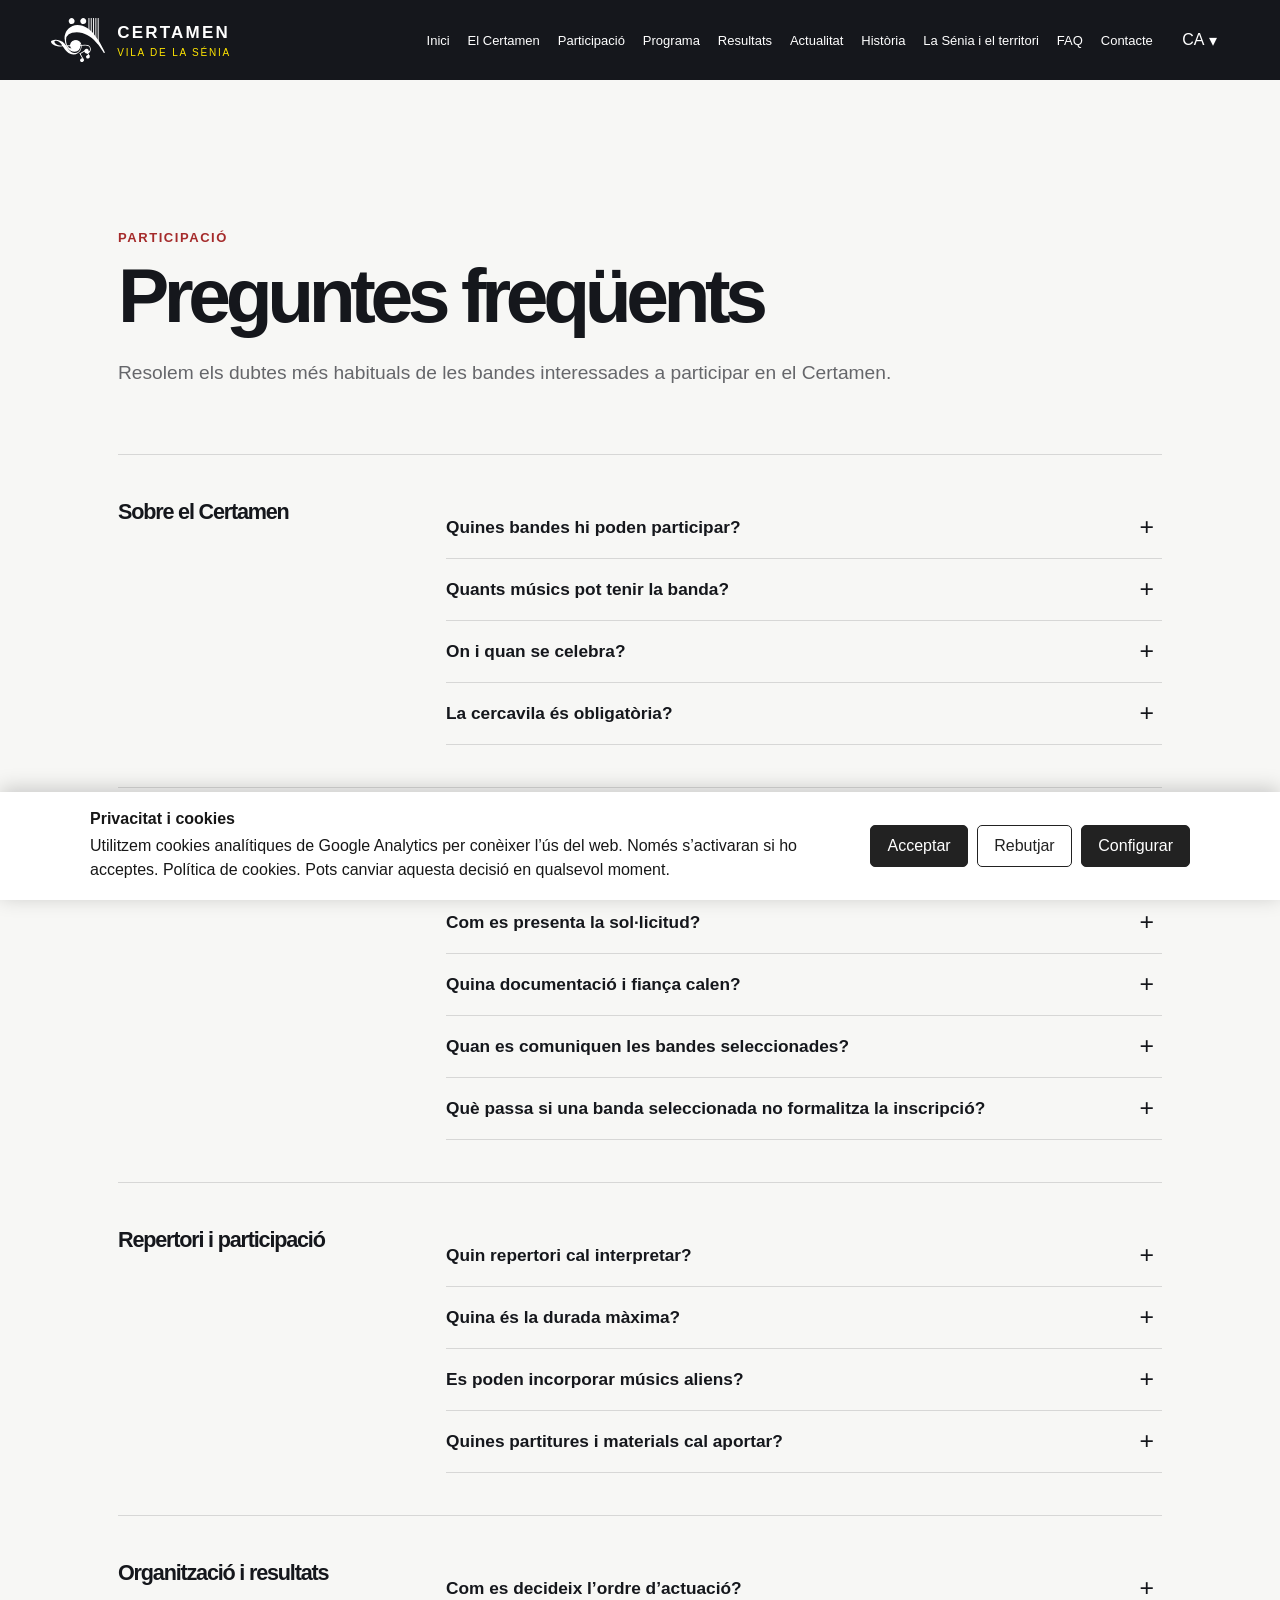
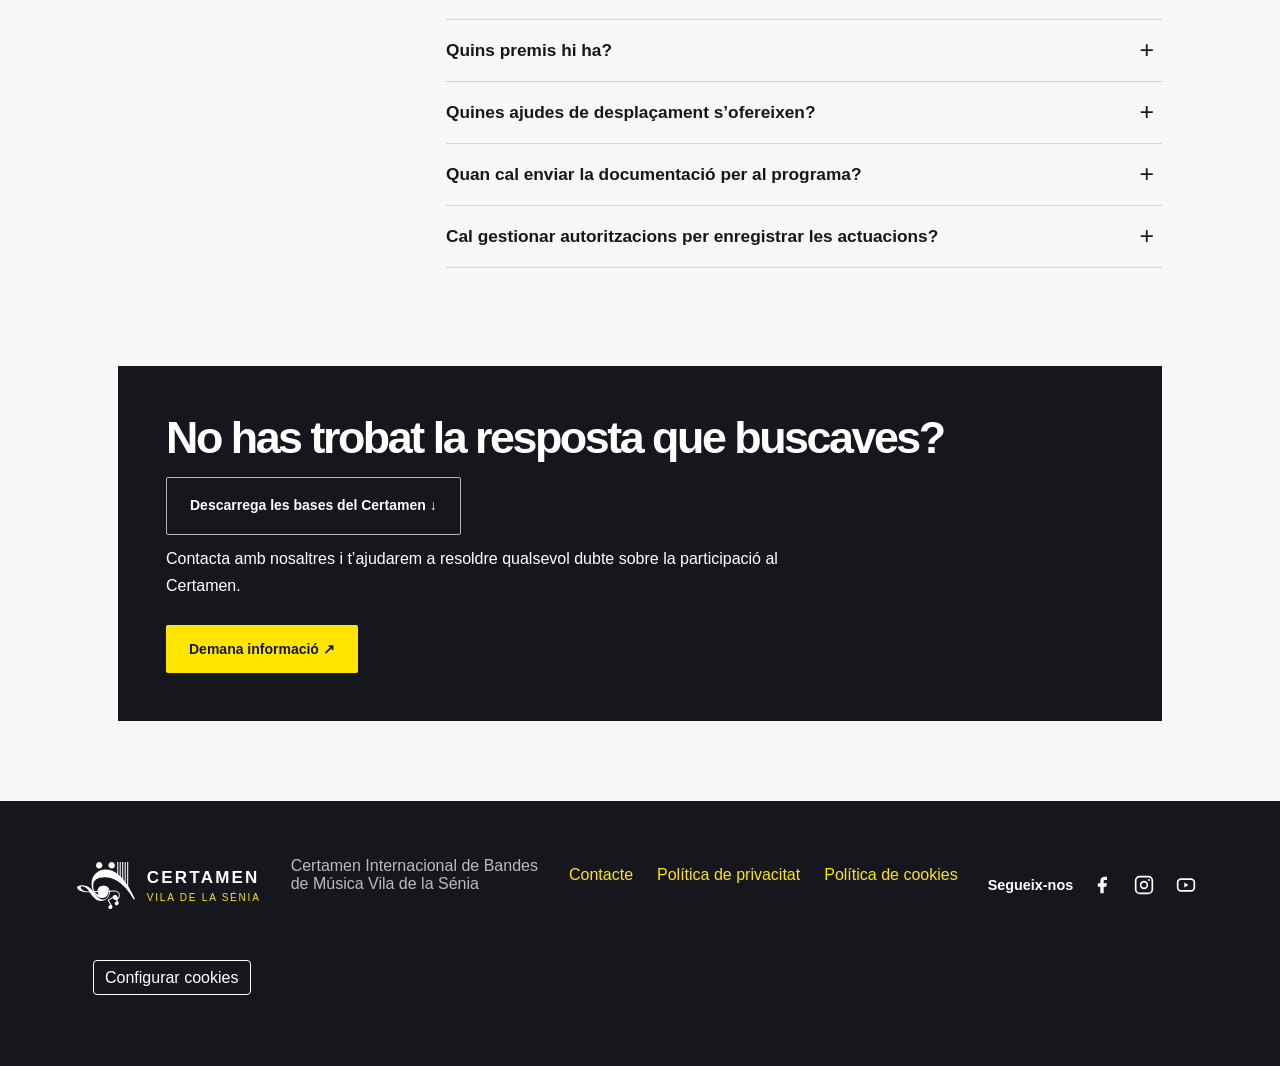
<file: faq.html>
<!DOCTYPE html>

<html lang="ca">
<head>
<link href="assets/favicon.svg" rel="icon" type="image/svg+xml"/><link href="assets/favicon_32.png" rel="icon" sizes="32x32" type="image/png"/><link href="assets/favicon.png" rel="apple-touch-icon"/>
<link href="css/estils.css" rel="stylesheet"/>
<meta charset="utf-8"/>
<meta content="width=device-width,initial-scale=1" name="viewport"/>

<title>Preguntes freqüents | Certamen Vila de la Sénia</title>
<script src="js/comu.js"></script><script defer="" src="js/faq.js">
</script>
<meta content="ca" name="language"/><meta content="Preguntes freqüents sobre inscripcions, participació, repertori, organització i resultats del Certamen Internacional de Bandes de Música Vila de la Sénia." name="description"/><meta content="Agrupació Musical Senienca" name="author"/><meta content="Preguntes freqüents | Certamen Vila de la Sénia" property="og:title"/><meta content="Preguntes freqüents sobre inscripcions, participació, repertori, organització i resultats del Certamen Internacional de Bandes de Música Vila de la Sénia." property="og:description"/><meta content="website" property="og:type"/><meta content="Certamen Internacional de Bandes de Música Vila de la Sénia" property="og:site_name"/><meta content="ca_ES" property="og:locale"/><meta content="ES-CT" name="geo.region"/><meta content="La Sénia" name="geo.placename"/><link rel="canonical" href="https://certamen.cat/faq.html"/><meta property="og:url" content="https://certamen.cat/faq.html"/><meta property="og:image" content="https://certamen.cat/assets/og-certamen-2027.jpg"/><meta property="og:image:width" content="1200"/><meta property="og:image:height" content="630"/><meta property="og:image:alt" content="Certamen Internacional de Bandes de Música Vila de la Sénia · 10 i 11 d’abril de 2027"/><meta name="twitter:card" content="summary_large_image"/><!-- CA/ES/GL/PT/EN comparteixen actualment la mateixa URL i es tradueixen amb JavaScript; per això no s’afegeixen hreflang amb URLs inexistents. --><script type="application/ld+json">{
  "@context": "https://schema.org",
"url": "https://certamen.cat/faq.html",
  "@type": "FAQPage",
  "name": "Preguntes freqüents | Certamen Vila de la Sénia",
  "description": "Preguntes freqüents sobre inscripcions, participació, repertori, organització i resultats del Certamen Internacional de Bandes de Música Vila de la Sénia.",
  "inLanguage": [
    "ca",
    "es",
    "gl",
    "pt",
    "en"
  ],
  "isPartOf": {
    "@type": "WebSite",
    "name": "Certamen Internacional de Bandes de Música Vila de la Sénia"
  },
  "about": {
    "@type": "Organization",
    "name": "Certamen Internacional de Bandes de Música Vila de la Sénia"
  }
}</script>
    
  
  <script>
// Manté les metadades del navegador coherents amb l'idioma seleccionat.
// Nota SEO: tots els idiomes comparteixen URL; per indexar-los per separat caldrien URLs pròpies.
(() => {
  const seo = {"ca": {"title": "Preguntes freqüents | Certamen Vila de la Sénia", "description": "Preguntes freqüents sobre inscripcions, participació, repertori, organització i resultats del Certamen Internacional de Bandes de Música Vila de la Sénia.", "locale": "ca_ES"}, "es": {"title": "Preguntas frecuentes | Certamen Vila de la Sénia", "description": "Preguntas frecuentes sobre inscripciones, participación, repertorio, organización y resultados del Certamen Internacional de Bandas de Música Vila de la Sénia.", "locale": "es_ES"}, "gl": {"title": "Preguntas frecuentes | Certame Vila de la Sénia", "description": "Preguntas frecuentes sobre inscricións, participación, repertorio, organización e resultados do Certame Internacional de Bandas de Música Vila de la Sénia.", "locale": "gl_ES"}, "pt": {"title": "Perguntas frequentes | Certame Vila de la Sénia", "description": "Perguntas frequentes sobre inscrições, participação, repertório, organização e resultados do Certame Internacional de Bandas de Música Vila de la Sénia.", "locale": "pt_PT"}, "en": {"title": "Frequently asked questions | Vila de la Sénia Competition", "description": "Frequently asked questions about registration, participation, repertoire, organisation and results of the Vila de la Sénia International Wind Band Competition.", "locale": "en_GB"}};
  function applySeo(lang) {
    const data = seo[lang] || seo.ca;
    document.documentElement.lang = lang;
    document.title = data.title;
    const set = (selector, value) => { const el = document.querySelector(selector); if (el) el.setAttribute('content', value); };
    set('meta[name="language"]', lang);
    set('meta[name="description"]', data.description);
    set('meta[property="og:title"]', data.title);
    set('meta[property="og:description"]', data.description);
    set('meta[property="og:locale"]', data.locale);
  }
  Certamen.onLang(applySeo);
})();
</script><link rel="stylesheet" href="css/cookies.css"><script defer src="js/cookies.js"></script></head>
<body>
<a class="skip" href="#main">
   Salta al contingut
  </a>
<script>Certamen.header('faq')</script>
<main class="faq-page" id="main">
<section class="faq-hero">
<p class="eyebrow red" data-faq="eyebrow">
     PARTICIPACIÓ
    </p>
<h1 data-faq="title">
     Preguntes freqüents
    </h1>
<p class="faq-intro" data-faq="intro">
     Resolem els dubtes més habituals de les bandes interessades a participar en el Certamen.
    </p>
</section>
<section class="faq-group">
<h2 data-faq="g0">
     Sobre el Certamen
    </h2>
<div class="faq-list">
<details class="faq-item">
<summary data-faq="q0_0">
Quines bandes hi poden participar?
</summary>
<div class="faq-answer">
<p data-faq="a0_0">
Bandes no professionals de qualsevol país. No s’admeten bandes de conservatoris ni d’escoles de música professionals.
</p>
</div>
</details>
<details class="faq-item">
<summary data-faq="q0_1">
Quants músics pot tenir la banda?
</summary>
<div class="faq-answer">
<p data-faq="a0_1">
Entre 51 i 100 músics, amb un màxim de 7 instruments de corda.
</p>
</div>
</details>
<details class="faq-item">
<summary data-faq="q0_2">
On i quan se celebra?
</summary>
<div class="faq-answer">
<p data-faq="a0_2">
Els dies 10 i 11 d’abril de 2027, a la Casa de la Cultura de la Sénia. Hi participaran fins a 6 bandes, en una única secció.
</p>
</div>
</details>
<details class="faq-item">
<summary data-faq="q0_3">
La cercavila és obligatòria?
</summary>
<div class="faq-answer">
<p data-faq="a0_3">
Sí. Hi ha una cercavila prèvia obligatòria, fora de concurs.
</p>
</div>
</details>
</div>
</section>
<section class="faq-group">
<h2 data-faq="g1">
     Inscripció
    </h2>
<div class="faq-list">
<details class="faq-item">
<summary data-faq="q1_0">
Quin és el termini d’inscripció?
</summary>
<div class="faq-answer">
<p data-faq="a1_0">
Del 19 d’octubre de 2026 al 31 de desembre de 2026 a les 12.00 h. L’organització pot prorrogar-lo.
</p>
</div>
</details>
<details class="faq-item">
<summary data-faq="q1_1">
Com es presenta la sol·licitud?
</summary>
<div class="faq-answer">
<p data-faq="a1_1">
La sol·licitud inicial es presenta exclusivament mitjançant el formulari del web oficial, dins del termini establert. Si la banda és seleccionada provisionalment, haurà de formalitzar la inscripció seguint les instruccions del Comitè Organitzador, amb comunicació i confirmació per correu electrònic a info@certamen.cat.
</p>
</div>
</details>
<details class="faq-item">
<summary data-faq="q1_2">
Quina documentació i fiança calen?
</summary>
<div class="faq-answer">
<p data-faq="a1_2">
En la sol·licitud inicial cal presentar una proposta de concert amb una obra obligada, la resta del repertori i la durada aproximada de les obres i les pauses. Només les bandes seleccionades provisionalment han de presentar, abans del 29 de gener de 2027, el justificant de la fiança de 500 €, el llistat inicial de músics i la documentació requerida per al programa. La fiança es retorna després del Certamen, amb les excepcions previstes a les bases.
</p>
</div>
</details>
<details class="faq-item">
<summary data-faq="q1_3">
Quan es comuniquen les bandes seleccionades?
</summary>
<div class="faq-answer">
<p data-faq="a1_3">
Les bandes seleccionades provisionalment rebran una notificació abans del 22 de gener de 2027. Se seleccionaran fins a 6 bandes i les altres quedaran en reserva. La plaça només serà definitiva després de formalitzar la inscripció abans del 29 de gener i de la confirmació del Comitè Organitzador.
</p>
</div>
</details>
<details class="faq-item">
<summary data-faq="q1_4">
Què passa si una banda seleccionada no formalitza la inscripció?
</summary>
<div class="faq-answer">
<p data-faq="a1_4">
Perdrà la plaça provisional, que es podrà oferir a una banda de reserva. Si encara no s’ha confirmat la inscripció definitiva, no s’aplica la penalització per renúncia prevista a les bases.
</p>
</div>
</details>

</div>
</section>
<section class="faq-group">
<h2 data-faq="g2">
     Repertori i participació
    </h2>
<div class="faq-list">
<details class="faq-item">
<summary data-faq="q2_0">
Quin repertori cal interpretar?
</summary>
<div class="faq-answer">
<p data-faq="a2_0">
Cada banda escull una obra de la llista d’obres obligades proposada per l’organització i prepara un programa coherent amb aquesta elecció.
</p>
</div>
</details>
<details class="faq-item">
<summary data-faq="q2_1">
Quina és la durada màxima?
</summary>
<div class="faq-answer">
<p data-faq="a2_1">
45 minuts com a màxim per actuació, incloses les pauses entre obres. Superar aquest temps comporta una penalització.
</p>
</div>
</details>
<details class="faq-item">
<summary data-faq="q2_2">
Es poden incorporar músics aliens?
</summary>
<div class="faq-answer">
<p data-faq="a2_2">
Es permeten fins a 6 músics aliens a la banda. El llistat definitiu s’ha de presentar abans del 15 de març de 2027 i pot incloure un màxim de 6 canvis respecte del llistat inicial (substitucions o incorporacions, però no baixes sense substitució). Després d’aquesta data no s’admeten modificacions.
</p>
</div>
</details>
<details class="faq-item">
<summary data-faq="q2_3">
Quines partitures i materials cal aportar?
</summary>
<div class="faq-answer">
<p data-faq="a2_3">
Cal lliurar 3 guions originals de cada obra. La banda porta els instruments necessaris; l’organització facilita un piano de cua i un campanòleg.
</p>
</div>
</details>
</div>
</section>
<section class="faq-group">
<h2 data-faq="g3">
     Organització i resultats
    </h2>
<div class="faq-list">
<details class="faq-item">
<summary data-faq="q3_0">
Com es decideix l’ordre d’actuació?
</summary>
<div class="faq-answer">
<p data-faq="a3_0">
Per sorteig públic després de seleccionar les bandes. Hi haurà fins a 3 bandes dissabte i 3 diumenge; la primera actuació comença a les 17.00 h.
</p>
</div>
</details>
<details class="faq-item">
<summary data-faq="q3_1">
Quins premis hi ha?
</summary>
<div class="faq-answer">
<p data-faq="a3_1">
1r premi: 1.000 €, trofeu, diploma i 500 € en partitures de Tot per l’Aire. 2n premi: trofeu i diploma. El jurat pot declarar premis deserts.
</p>
</div>
</details>
<details class="faq-item">
<summary data-faq="q3_2">
Quines ajudes de desplaçament s’ofereixen?
</summary>
<div class="faq-answer">
<p data-faq="a3_2">
Les ajudes d’assistència es calculen segons la distància per carretera entre la localitat de procedència de la banda i la Sénia, per l’itinerari més curt: fins a 400 km inclosos, 2.500 €; més de 400 i fins a 600 km inclosos, 5.000 €; més de 600 km, 7.000 €.
</p>
</div>
</details>
<details class="faq-item">
<summary data-faq="q3_3">
Quan cal enviar la documentació per al programa?
</summary>
<div class="faq-answer">
<p data-faq="a3_3">
Abans del 29 de gener de 2027: fotografies de banda i director, historial i currículum (màxim 1.000 caràcters cadascun) i 3 partitures originals de director.
</p>
</div>
</details>
<details class="faq-item">
<summary data-faq="q3_4">
Cal gestionar autoritzacions per enregistrar les actuacions?
</summary>
<div class="faq-answer">
<p data-faq="a3_4">
Sí. Les bandes seleccionades han d’informar els seus integrants i gestionar les autoritzacions individuals legalment necessàries per a l’ús de la imatge i l’enregistrament i difusió de les interpretacions. Abans del 15 de març de 2027 han de presentar una declaració de les autoritzacions obtingudes i de les possibles limitacions o negatives. L’organització facilitarà els models necessaris.
</p>
</div>
</details>

</div>
</section>
<section class="faq-cta">
<h2 data-faq="ctaTitle">
     No has trobat la resposta que buscaves?
    </h2>
<p class="faq-bases-link"><a class="btn secondary" data-faq="basesDownload" href="doc/Bases-XIX-Certamen-2027-ca.pdf" download>Descarrega les bases del Certamen ↓</a></p>
<p data-faq="ctaText">
     Contacta amb nosaltres i t’ajudarem a resoldre qualsevol dubte sobre la participació al Certamen.
    </p>
<a data-nav="contact" class="btn primary" data-faq="cta" href="contacte.html">
     Demana informació ↗
    </a>
</section>
</main>
<script>Certamen.footer()</script>
<script src="js/edicio-2027.js"></script></body>
</html>
</file>
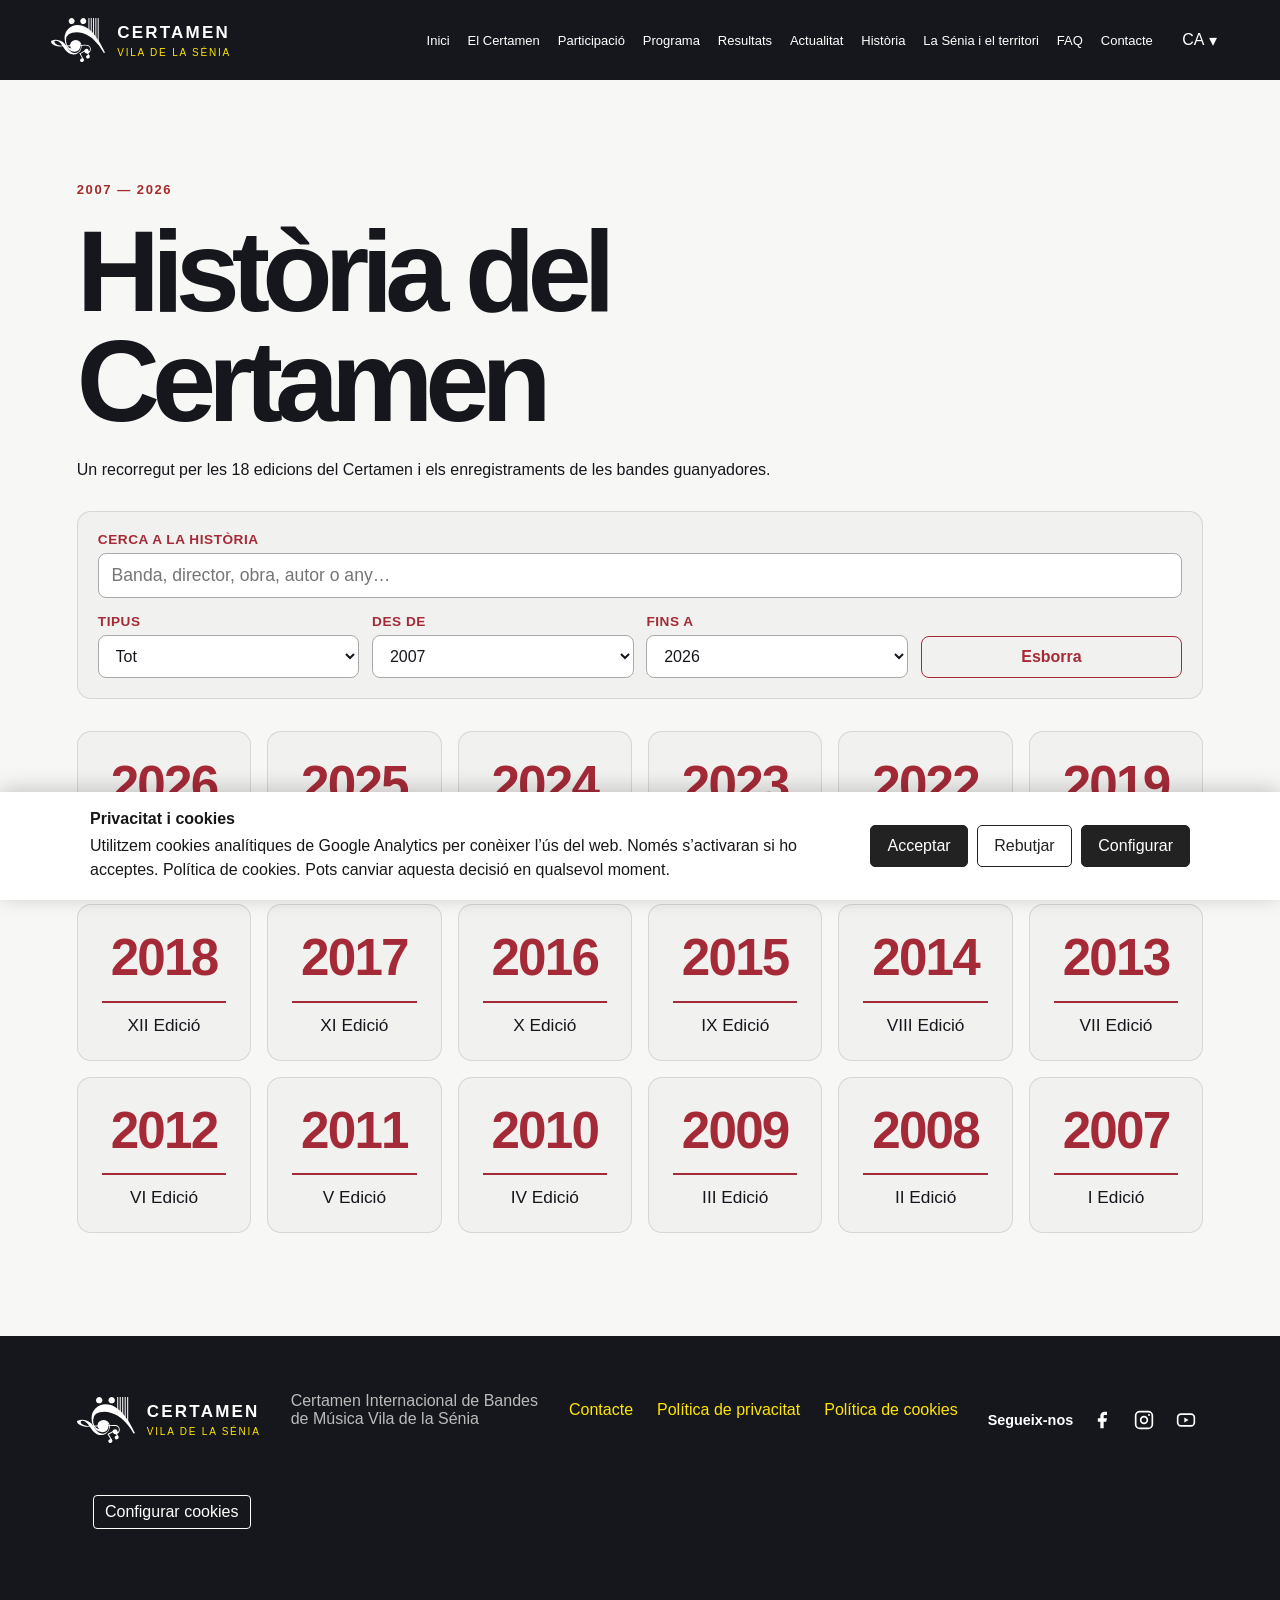
<file: historia.html>
<!DOCTYPE html>

<html lang="ca">
<head>
<!-- EDITA AQUÍ: títol, metadades, fulls CSS i fitxer JavaScript. -->
<meta charset="utf-8"/>
<meta content="width=device-width,initial-scale=1" name="viewport"/>
<meta content="#15171c" name="theme-color"/>

<title>Història del Certamen | Vila de la Sénia</title>
<link href="assets/favicon.svg" rel="icon" type="image/svg+xml"/><link href="assets/favicon_32.png" rel="icon" sizes="32x32" type="image/png"/><link href="assets/favicon.png" rel="apple-touch-icon"/>
<link href="css/estils.css" rel="stylesheet"/>
<script src="js/comu.js"></script><script defer="" src="js/script.js">
</script>
<meta content="ca" name="language"/><meta content="Història del Certamen Internacional de Bandes de Música Vila de la Sénia des del 2007: edicions anteriors, bandes participants, jurats, premis i enregistraments." name="description"/><meta content="Agrupació Musical Senienca" name="author"/><meta content="Història del Certamen | Vila de la Sénia" property="og:title"/><meta content="Història del Certamen Internacional de Bandes de Música Vila de la Sénia des del 2007: edicions anteriors, bandes participants, jurats, premis i enregistraments." property="og:description"/><meta content="website" property="og:type"/><meta content="Certamen Internacional de Bandes de Música Vila de la Sénia" property="og:site_name"/><meta content="ca_ES" property="og:locale"/><meta content="ES-CT" name="geo.region"/><meta content="La Sénia" name="geo.placename"/><link rel="canonical" href="https://certamen.cat/historia.html"/><meta property="og:url" content="https://certamen.cat/historia.html"/><meta property="og:image" content="https://certamen.cat/assets/og-certamen-2027.jpg"/><meta property="og:image:width" content="1200"/><meta property="og:image:height" content="630"/><meta property="og:image:alt" content="Certamen Internacional de Bandes de Música Vila de la Sénia · 10 i 11 d’abril de 2027"/><meta name="twitter:card" content="summary_large_image"/><!-- CA/ES/GL/PT/EN comparteixen actualment la mateixa URL i es tradueixen amb JavaScript; per això no s’afegeixen hreflang amb URLs inexistents. --><script type="application/ld+json">{
  "@context": "https://schema.org",
"url": "https://certamen.cat/",
  "@graph": [
    {
      "@type": "Organization",
      "name": "Certamen Internacional de Bandes de Música Vila de la Sénia",
      "foundingDate": "2007",
      "organizer": {
        "@type": "Organization",
        "name": "Agrupació Musical Senienca"
      },
      "location": {
        "@type": "Place",
        "name": "La Sénia",
        "address": {
          "@type": "PostalAddress",
          "addressLocality": "La Sénia",
          "addressRegion": "Catalunya",
          "addressCountry": "ES"
        }
      },
      "description": "Certamen internacional de bandes de música celebrat a la Sénia, nascut l’any 2007."
    },
    {
      "@type": "WebSite",
      "name": "Certamen Internacional de Bandes de Música Vila de la Sénia",
      "inLanguage": [
        "ca",
        "es",
        "gl",
        "pt",
        "en"
      ]
    }
  ]
}</script>
  

  <script>

  
// Manté les metadades del navegador coherents amb l'idioma seleccionat.
// Nota SEO: tots els idiomes comparteixen URL; per indexar-los per separat caldrien URLs pròpies.
(() => {
  const seo = {"ca": {"title": "Història del Certamen | Vila de la Sénia", "description": "Història del Certamen Internacional de Bandes de Música Vila de la Sénia des del 2007: edicions anteriors, bandes participants, jurats, premis i enregistraments.", "locale": "ca_ES"}, "es": {"title": "Historia del Certamen | Vila de la Sénia", "description": "Historia del Certamen Internacional de Bandas de Música Vila de la Sénia desde 2007: ediciones anteriores, bandas participantes, jurados, premios y grabaciones.", "locale": "es_ES"}, "gl": {"title": "Historia do Certame | Vila de la Sénia", "description": "Historia do Certame Internacional de Bandas de Música Vila de la Sénia desde 2007: edicións anteriores, bandas participantes, xurados, premios e gravacións.", "locale": "gl_ES"}, "pt": {"title": "História do Certame | Vila de la Sénia", "description": "História do Certame Internacional de Bandas de Música Vila de la Sénia desde 2007: edições anteriores, bandas participantes, júris, prémios e gravações.", "locale": "pt_PT"}, "en": {"title": "Competition history | Vila de la Sénia", "description": "History of the Vila de la Sénia International Wind Band Competition since 2007: past editions, participating bands, juries, prizes and recordings.", "locale": "en_GB"}};
  function applySeo(lang) {
    const data = seo[lang] || seo.ca;
    document.documentElement.lang = lang;
    document.title = data.title;
    const set = (selector, value) => { const el = document.querySelector(selector); if (el) el.setAttribute('content', value); };
    set('meta[name="language"]', lang);
    set('meta[name="description"]', data.description);
    set('meta[property="og:title"]', data.title);
    set('meta[property="og:description"]', data.description);
    set('meta[property="og:locale"]', data.locale);
  }
  Certamen.onLang(applySeo);
})();
</script><link rel="stylesheet" href="css/cookies.css"><script defer src="js/cookies.js"></script><style>
.program-works{margin-top:2rem}.program-works-grid{display:grid;grid-template-columns:repeat(auto-fit,minmax(min(100%,250px),1fr));gap:1rem;margin-top:1.25rem}.program-work{border:1px solid rgba(128,128,128,.3);border-radius:12px;padding:1.25rem;background:rgba(128,128,128,.055)}.program-work h4{margin:0 0 .55rem;font-size:1.2rem;color:inherit}.program-work p{margin:.35rem 0}.info-section .program-work .program-work-publisher,.info-section .program-work .program-work-publisher:last-child{font-size:.92rem;opacity:.9;line-height:1.5;max-width:none;margin:.35rem 0}.info-section .program-work .program-work-publisher a{font-size:inherit;line-height:inherit}.program-work-publisher a,.program-work-publisher a:visited{font-size:inherit;font-weight:700;color:#a52a38;text-decoration:underline;text-decoration-thickness:1.5px;text-underline-offset:3px}.program-work-publisher a:hover,.program-work-publisher a:focus-visible{color:#c44752;text-decoration-thickness:2px}.program-work-listen{display:inline-flex;align-items:center;gap:.4rem;margin-top:.85rem;color:#a52a38;font-weight:700;text-decoration:underline;text-underline-offset:3px}.program-work-listen:hover,.program-work-listen:focus-visible{color:#c44752}
.info-section .program-work .program-work-composer a,.info-section .program-work .program-work-composer a:visited{font-size:inherit;color:#a52a38;font-weight:700;text-decoration:underline;text-underline-offset:3px}.info-section .program-work .program-work-composer a:hover,.info-section .program-work .program-work-composer a:focus-visible{color:#c44752}
</style><link rel="stylesheet" href="css/historia.css"></head>
<body>
<!-- ESTRUCTURA: capçalera, contingut principal i peu. Els textos amb data-t es tradueixen des del JavaScript. -->
<a class="skip" href="#main">
   Salta al contingut
  </a>
<script>Certamen.header('history')</script>
<main id="main"><section class="section info-section"><p class="eyebrow red">2007 — 2026</p><h1 id="history-title">Història del Certamen</h1><p id="history-intro">Descobreix les edicions anteriors i els enregistraments de les bandes guanyadores.</p><div id="history-view" aria-live="polite"></div></section></main><script>Certamen.footer()</script>
<script src="js/historia.js"></script><script src="js/historia-cercador.js"></script></body></html>
</file>
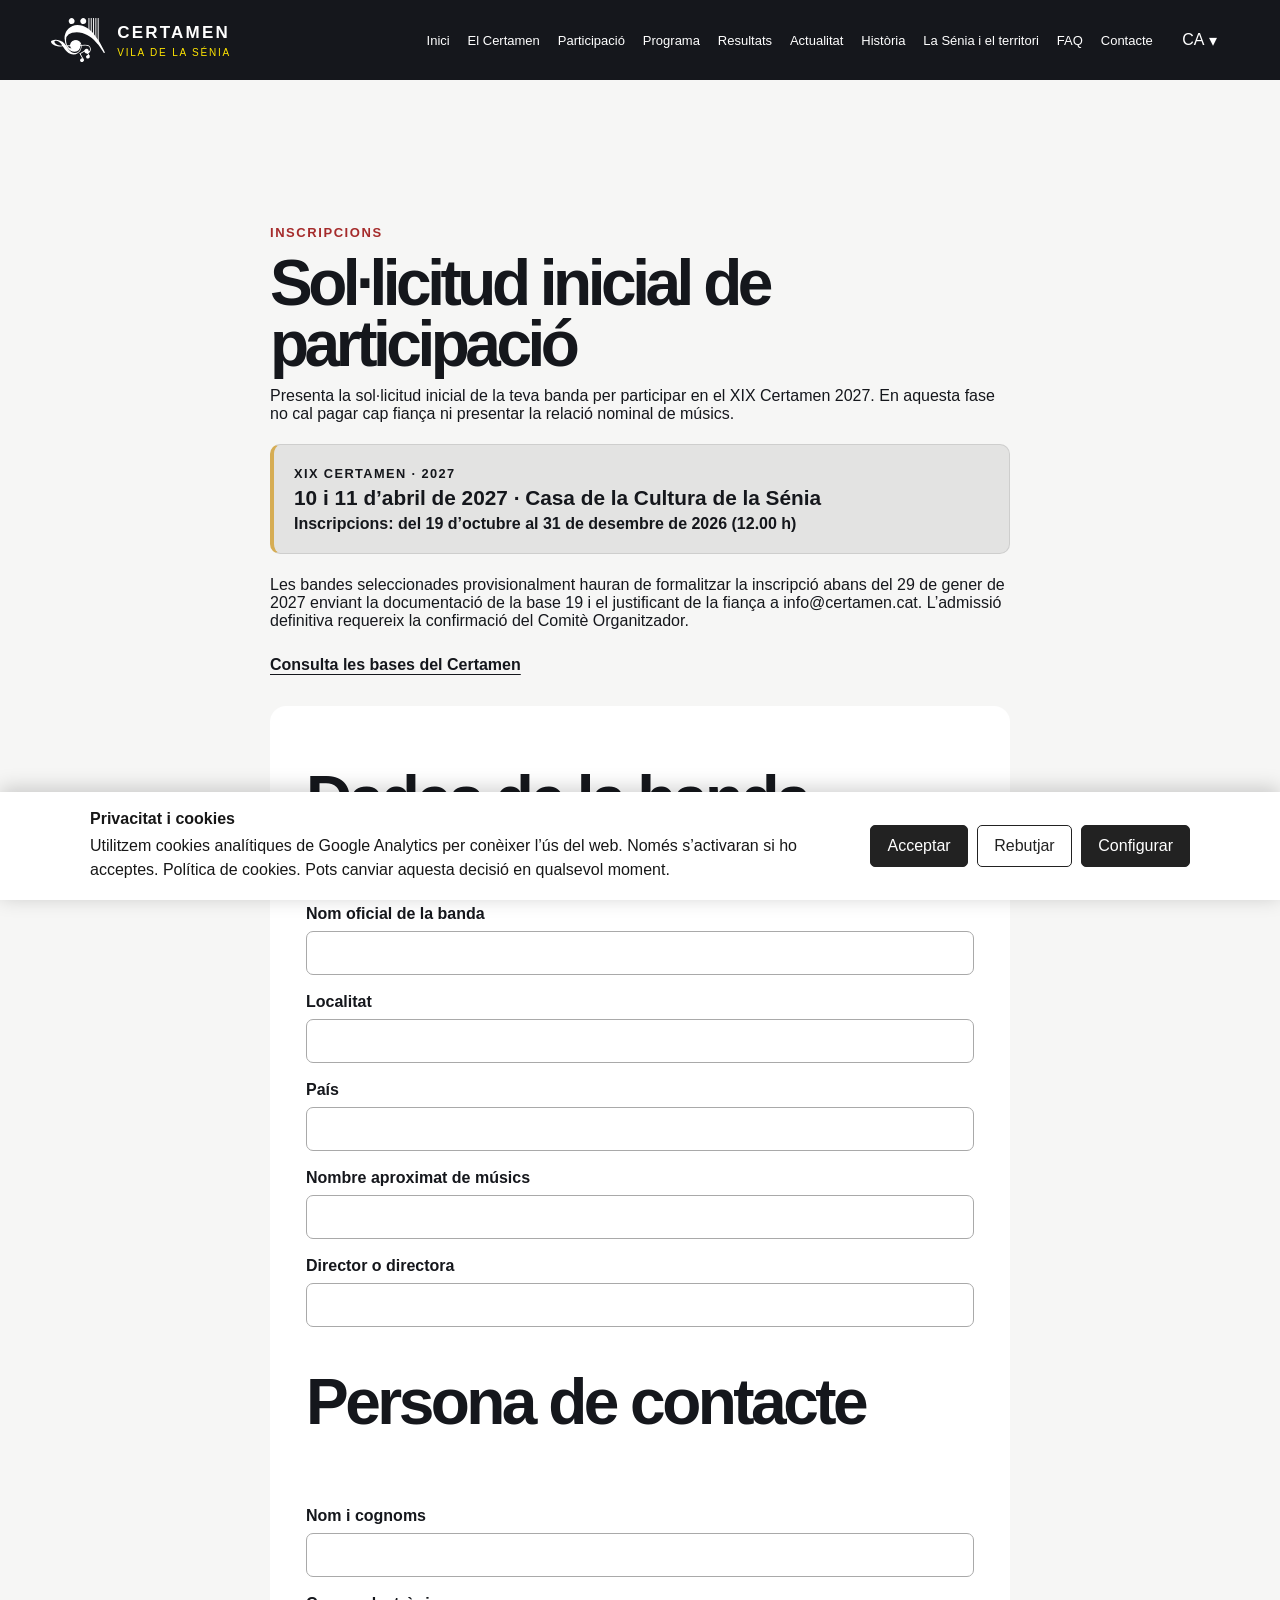
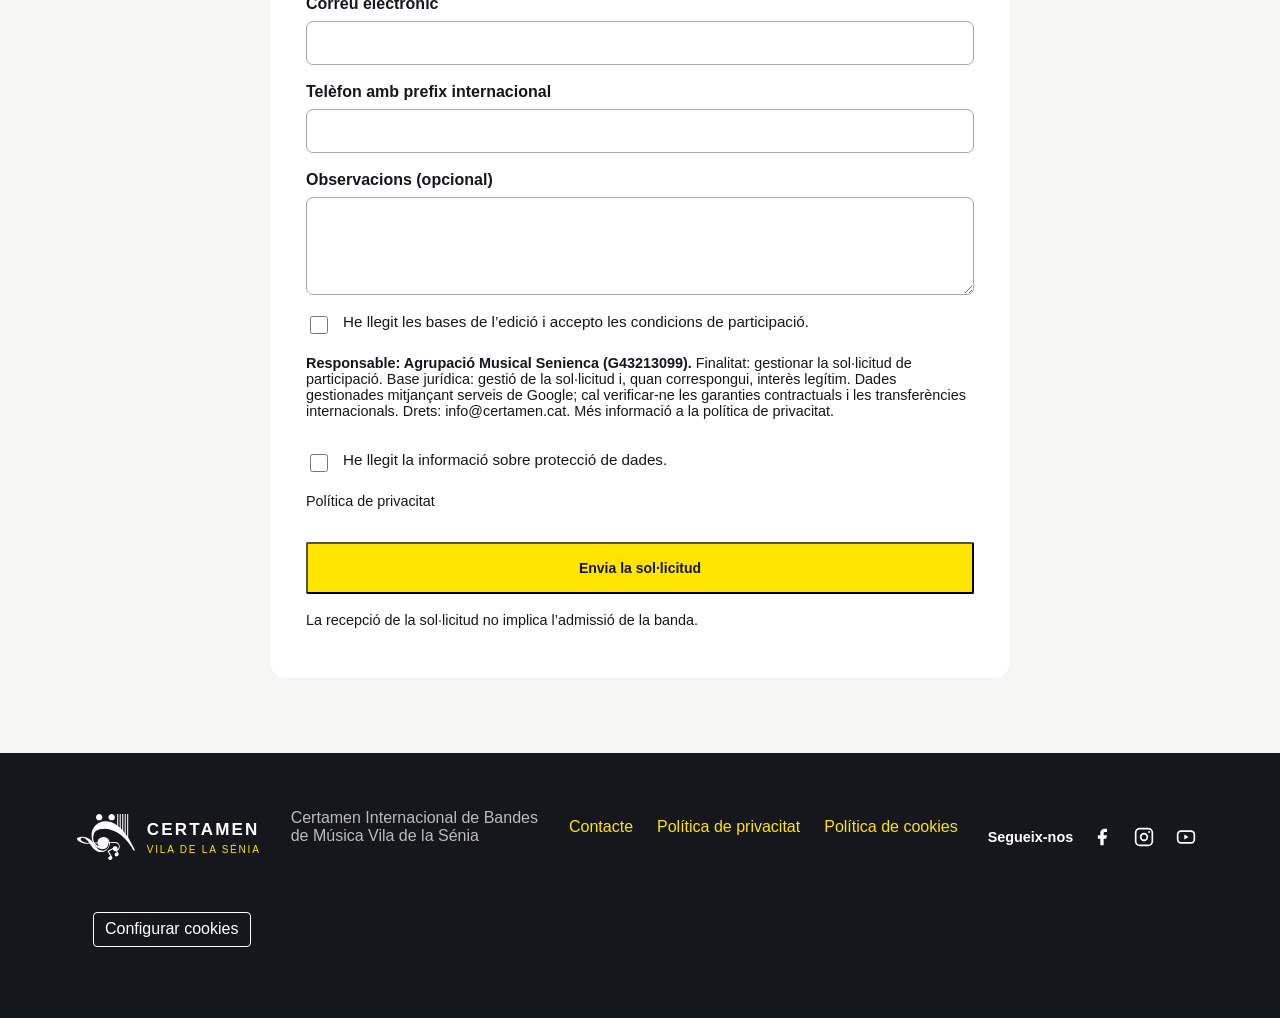
<file: inscripcions.html>
<!DOCTYPE html>

<html lang="ca">
<head>
<meta charset="utf-8"/>
<meta content="width=device-width,initial-scale=1" name="viewport"/>
<title>Participació i inscripcions | Certamen Vila de la Sénia</title>
<link href="assets/favicon.svg" rel="icon" type="image/svg+xml"/><link href="assets/favicon_32.png" rel="icon" sizes="32x32" type="image/png"/><link href="assets/favicon.png" rel="apple-touch-icon"/>
<link href="css/estils.css" rel="stylesheet"/>
<script src="js/comu.js"></script><script defer="" src="js/formularis-traduccions.js">
</script>
<script defer="" src="js/formularis.js">
</script>
<meta content="ca" name="language"/><meta content="Consulta la informació de participació i inscripció al Certamen Internacional de Bandes de Música Vila de la Sénia i prepara la sol·licitud de la teva banda." name="description"/><meta content="Agrupació Musical Senienca" name="author"/><meta content="Participació i inscripcions | Certamen Vila de la Sénia" property="og:title"/><meta content="Consulta la informació de participació i inscripció al Certamen Internacional de Bandes de Música Vila de la Sénia i prepara la sol·licitud de la teva banda." property="og:description"/><meta content="website" property="og:type"/><meta content="Certamen Internacional de Bandes de Música Vila de la Sénia" property="og:site_name"/><meta content="ca_ES" property="og:locale"/><meta content="ES-CT" name="geo.region"/><meta content="La Sénia" name="geo.placename"/><link rel="canonical" href="https://certamen.cat/inscripcions.html"/><meta property="og:url" content="https://certamen.cat/inscripcions.html"/><meta property="og:image" content="https://certamen.cat/assets/og-certamen-2027.jpg"/><meta property="og:image:width" content="1200"/><meta property="og:image:height" content="630"/><meta property="og:image:alt" content="Certamen Internacional de Bandes de Música Vila de la Sénia · 10 i 11 d’abril de 2027"/><meta name="twitter:card" content="summary_large_image"/><!-- CA/ES/GL/PT/EN comparteixen actualment la mateixa URL i es tradueixen amb JavaScript; per això no s’afegeixen hreflang amb URLs inexistents. --><script type="application/ld+json">{
  "@context": "https://schema.org",
"url": "https://certamen.cat/inscripcions.html",
  "@type": "WebPage",
  "name": "Participació i inscripcions | Certamen Vila de la Sénia",
  "description": "Consulta la informació de participació i inscripció al Certamen Internacional de Bandes de Música Vila de la Sénia i prepara la sol·licitud de la teva banda.",
  "inLanguage": [
    "ca",
    "es",
    "gl",
    "pt",
    "en"
  ],
  "isPartOf": {
    "@type": "WebSite",
    "name": "Certamen Internacional de Bandes de Música Vila de la Sénia"
  },
  "about": {
    "@type": "Organization",
    "name": "Certamen Internacional de Bandes de Música Vila de la Sénia"
  }
}</script>
  
  
  
  <script>
// Manté les metadades del navegador coherents amb l'idioma seleccionat.
// Nota SEO: tots els idiomes comparteixen URL; per indexar-los per separat caldrien URLs pròpies.
(() => {
  const seo = {"ca": {"title": "Participació i inscripcions | Certamen Vila de la Sénia", "description": "Consulta la informació de participació i inscripció al Certamen Internacional de Bandes de Música Vila de la Sénia i prepara la sol·licitud de la teva banda.", "locale": "ca_ES"}, "es": {"title": "Participación e inscripciones | Certamen Vila de la Sénia", "description": "Consulta la información de participación e inscripción en el Certamen Internacional de Bandas de Música Vila de la Sénia y prepara la solicitud de tu banda.", "locale": "es_ES"}, "gl": {"title": "Participación e inscricións | Certame Vila de la Sénia", "description": "Consulta a información de participación e inscrición no Certame Internacional de Bandas de Música Vila de la Sénia e prepara a solicitude da túa banda.", "locale": "gl_ES"}, "pt": {"title": "Participação e inscrições | Certame Vila de la Sénia", "description": "Consulte a informação de participação e inscrição no Certame Internacional de Bandas de Música Vila de la Sénia e prepare a candidatura da sua banda.", "locale": "pt_PT"}, "en": {"title": "Participation and registration | Vila de la Sénia Competition", "description": "Find participation and registration information for the Vila de la Sénia International Wind Band Competition and prepare your band’s application.", "locale": "en_GB"}};
  function applySeo(lang) {
    const data = seo[lang] || seo.ca;
    document.documentElement.lang = lang;
    document.title = data.title;
    const set = (selector, value) => { const el = document.querySelector(selector); if (el) el.setAttribute('content', value); };
    set('meta[name="language"]', lang);
    set('meta[name="description"]', data.description);
    set('meta[property="og:title"]', data.title);
    set('meta[property="og:description"]', data.description);
    set('meta[property="og:locale"]', data.locale);
  }
  Certamen.onLang(applySeo);
})();
</script><link rel="stylesheet" href="css/cookies.css"><script defer src="js/cookies.js"></script></head>
<body>
<a class="skip" href="#main">
   Salta al contingut
  </a>
<script>Certamen.header('participation')</script>
<main class="form-page" id="main">
<div class="form-container">
<p class="eyebrow red" data-f="registration">
     Inscripcions
    </p>
<h1 data-f="registerTitle">
     Sol·licitud inicial de participació
    </h1>
<p data-f="registerIntro">
     Presenta la sol·licitud inicial de la teva banda per participar en el XIX Certamen 2027. En aquesta fase no cal pagar cap fiança ni presentar la relació nominal de músics.
    </p>
<!-- Dades de la convocatòria 2027: els textos canvien amb l'idioma seleccionat. -->
<div class="edition-2027" aria-label="XIX Certamen 2027">
  <p class="edition-2027-kicker" data-edition-2027="0">XIX CERTAMEN · 2027</p>
  <p class="edition-2027-date" data-edition-2027="1">10 i 11 d’abril de 2027 · Casa de la Cultura de la Sénia</p>
  <p class="edition-2027-registration" data-edition-2027="2">Inscripcions: del 19 d’octubre al 31 de desembre de 2026 (12.00 h)</p>
</div>
<p data-f="registrationStages">Les bandes seleccionades provisionalment hauran de formalitzar la inscripció abans del 29 de gener de 2027 enviant la documentació de la base 19 i el justificant de la fiança a info@certamen.cat. L’admissió definitiva requereix la confirmació del Comitè Organitzador.</p>
<p><a class="edition-2027-download" data-f="rulesDownload" href="doc/Bases-XIX-Certamen-2027-ca.pdf">Consulta les bases del Certamen</a></p>
<div class="registration-notice" id="registration-closed">
<h2 data-f="closed">
      Inscripcions tancades
     </h2>
<p data-f="closedIntro">
      Quan s’obri el termini, podràs enviar la sol·licitud des d’aquesta pàgina.
     </p>
<!-- Alternativa visible mentre les inscripcions estan tancades. -->
<div class="registration-contact">
<h3 data-f="contactInvitation">
       T’interessa participar en el proper Certamen?
      </h3>
<p data-f="contactInvitationText">
       Encara no hem obert el període d’inscripcions, però pots contactar amb nosaltres si tens dubtes o vols rebre informació sobre la propera edició.
      </p>
<a data-nav="contact" class="registration-contact-button" data-f="infoTitle" href="contacte.html">
       Demana informació
      </a>
</div>
</div>
<!-- Aquest formulari es mostra NOMÉS quan INSCRIPCIONS_OBERTES = true a formularis.js. No activeu el termini sense configurar abans el servei de recepció. -->
<form class="certamen-form" hidden="" id="registration-form">
<h2 data-f="bandDetails">
      Dades de la banda
     </h2>
<label class="form-field">
<span data-f="bandName">
       Nom oficial de la banda
      </span>
<input name="bandName" required="" type="text"/>
</label>
<label class="form-field">
<span data-f="city">
       Localitat
      </span>
<input name="city" required="" type="text"/>
</label>
<label class="form-field">
<span data-f="country">
       País
      </span>
<input name="country" required="" type="text"/>
</label>
<label class="form-field">
<span data-f="musicians">
       Nombre aproximat de músics
      </span>
<input min="51" max="100" name="musicians" required="" type="number"/>
</label>
<label class="form-field">
<span data-f="conductor">
       Director o directora
      </span>
<input name="conductor" required="" type="text"/>
</label>
<h2 data-f="contactPerson">
      Persona de contacte
     </h2>
<label class="form-field">
<span data-f="name">
       Nom i cognoms
      </span>
<input name="name" required="" type="text"/>
</label>
<label class="form-field">
<span data-f="email">
       Correu electrònic
      </span>
<input name="email" required="" type="email"/>
</label>
<label class="form-field">
<span data-f="phone">
       Telèfon amb prefix internacional
      </span>
<input name="phone" required="" type="tel"/>
</label>
<label class="form-field">
<span data-f="notes">
       Observacions (opcional)
      </span>
<textarea name="notes" rows="4"></textarea>
</label>
<!-- Camp antispam: les persones no l'han d'emplenar. -->
<div class="camp-antispam" aria-hidden="true">
  <label for="registration-website">Deixa aquest camp buit</label>
  <input id="registration-website"
         type="text"
         name="website"
         tabindex="-1"
         autocomplete="off"/>
</div>
<label class="form-check">
<input name="rules" required="" type="checkbox"/>
<span data-f="rulesConsent">
       He llegit les bases de l’edició i accepto les condicions de participació.
      </span>
</label>
<p class="form-hint" data-privacy-notice="registration"></p>
<label class="form-check">
<input name="privacy" required="" type="checkbox"/>
<span data-f="privacyConsent">
       He llegit la política de privacitat i accepto el tractament de les dades per gestionar la sol·licitud de participació.
      </span>
</label>
<p class="form-hint">
<a data-f="privacyTitle" href="politica-privacitat.html">
       Política de privacitat
      </a>
</p>
<button class="btn primary" data-f="sendRegistration" type="submit">
      Envia la sol·licitud
     </button>
<p class="form-hint" data-f="notAccepted">
      La recepció de la sol·licitud no implica l’admissió de la banda.
     </p>
<p aria-live="polite" class="form-status" role="status"></p>
</form>
</div>
</main>
<script>Certamen.footer()</script>
<script src="js/edicio-2027.js"></script>

<script>
// Primera capa informativa multilingüe, independent de l'enviament dels formularis.
(function () {
const notices = {"ca":["Responsable: Agrupació Musical Senienca (G43213099).","Finalitat: respondre la consulta.","Finalitat: gestionar la sol·licitud de participació.","Base jurídica: gestió de la sol·licitud i, quan correspongui, interès legítim.","Dades gestionades mitjançant serveis de Google; cal verificar-ne les garanties contractuals i les transferències internacionals.","Drets: info@certamen.cat. Més informació a la política de privacitat.","He llegit la informació sobre protecció de dades."],"es":["Responsable: Agrupació Musical Senienca (G43213099).","Finalidad: responder a la consulta.","Finalidad: gestionar la solicitud de participación.","Base jurídica: gestión de la solicitud y, cuando corresponda, interés legítimo.","Datos gestionados mediante servicios de Google; deben verificarse sus garantías contractuales y transferencias internacionales.","Derechos: info@certamen.cat. Más información en la política de privacidad.","He leído la información sobre protección de datos."],"gl":["Responsable: Agrupació Musical Senienca (G43213099).","Finalidade: responder á consulta.","Finalidade: xestionar a solicitude de participación.","Base xurídica: xestión da solicitude e, cando corresponda, interese lexítimo.","Datos xestionados mediante servizos de Google; cómpre verificar as garantías contractuais e as transferencias internacionais.","Dereitos: info@certamen.cat. Máis información na política de privacidade.","Lin a información sobre protección de datos."],"pt":["Responsável: Agrupació Musical Senienca (G43213099).","Finalidade: responder ao pedido.","Finalidade: gerir a candidatura.","Fundamento jurídico: gestão do pedido e, quando aplicável, interesse legítimo.","Dados tratados através dos serviços Google; as garantias contratuais e transferências internacionais devem ser verificadas.","Direitos: info@certamen.cat. Mais informações na política de privacidade.","Li a informação sobre proteção de dados."],"en":["Controller: Agrupació Musical Senienca (G43213099).","Purpose: respond to your enquiry.","Purpose: manage your application.","Legal basis: handling the request and, where applicable, legitimate interests.","Data is handled using Google services; contractual safeguards and international transfers require verification.","Rights: info@certamen.cat. See the privacy policy for details.","I have read the data protection information."]};
function renderNotice(lang) {
  const n = notices[lang] || notices.ca;
  document.querySelectorAll('[data-privacy-notice]').forEach(el => {
    const registration = el.dataset.privacyNotice === 'registration';
    el.innerHTML = '<strong>'+n[0]+'</strong> '+(registration?n[2]:n[1])+' '+n[3]+' '+n[4]+' '+n[5];
  });
}
Certamen.onLang(renderNotice);
})();
</script>
</body>
</html>
</file>
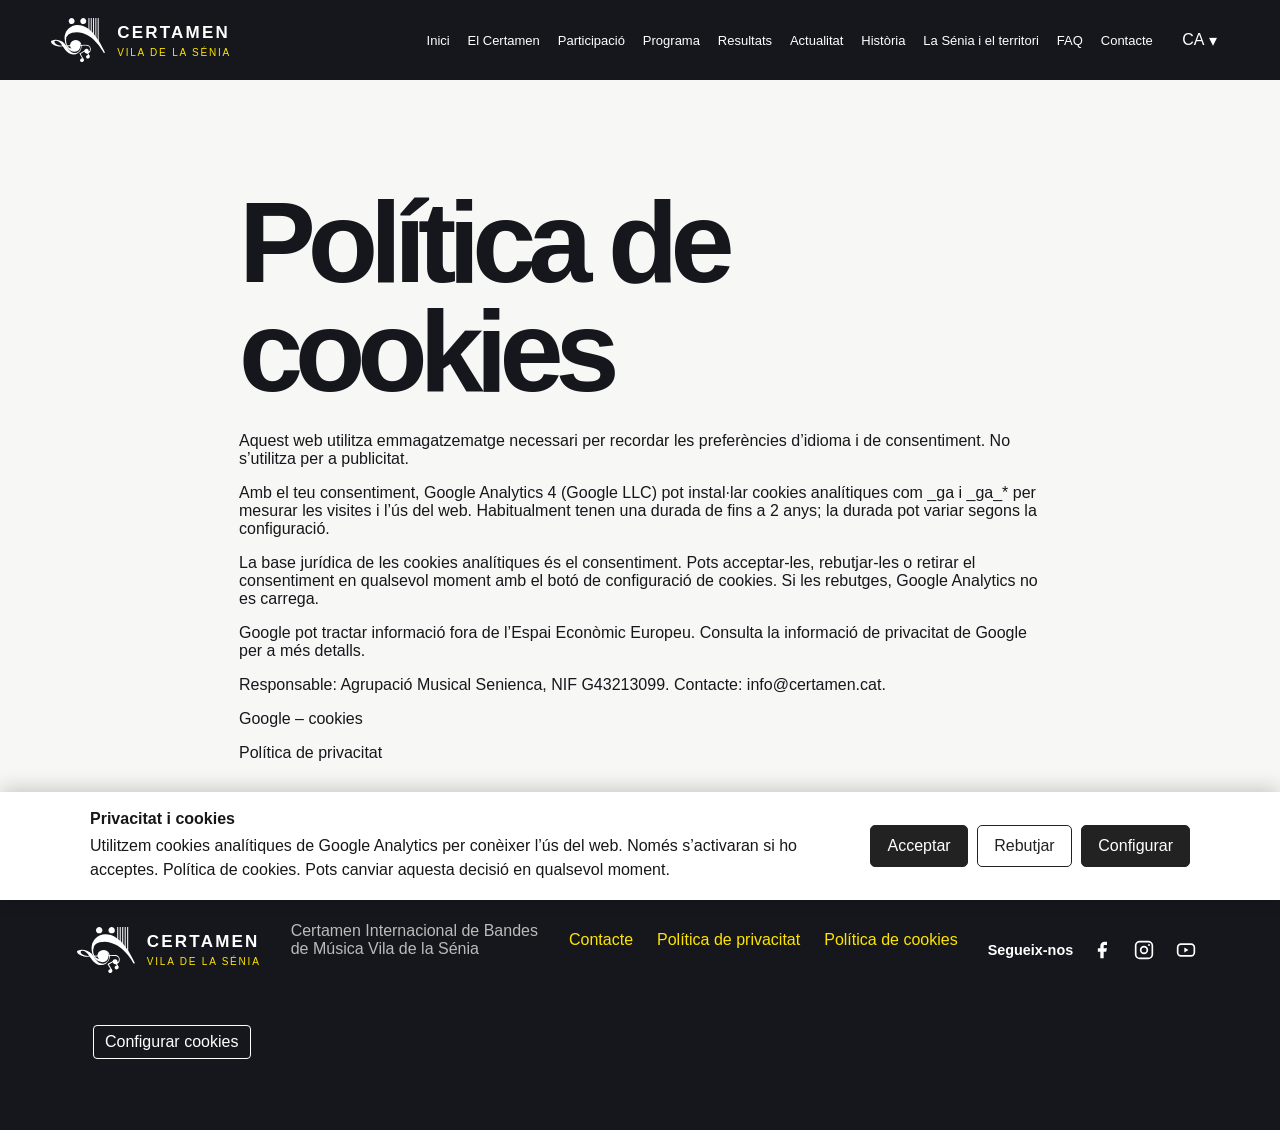
<file: politica-cookies.html>
<!doctype html><html lang="ca"><head><meta charset="utf-8"><meta name="viewport" content="width=device-width,initial-scale=1"><title>Política de cookies | Certamen Vila de la Sénia</title><link rel="canonical" href="https://certamen.cat/politica-cookies.html"><meta name="description" content="Política de cookies del web del Certamen Internacional de Bandes de Música Vila de la Sénia: emmagatzematge necessari i cookies analítiques de Google Analytics."><link href="assets/favicon.svg" rel="icon" type="image/svg+xml"/><link href="assets/favicon_32.png" rel="icon" sizes="32x32" type="image/png"/><link href="assets/favicon.png" rel="apple-touch-icon"/><link rel="stylesheet" href="css/estils.css"><link rel="stylesheet" href="css/cookies.css"><script src="js/comu.js"></script><script defer src="js/cookies.js"></script></head><body><script>Certamen.header()</script><main style="max-width:850px;margin:4rem auto;padding:1.5rem"><article id="cookie-policy"></article><p><a href="politica-privacitat.html" id="privacy-link">Política de privacitat</a></p></main><script>Certamen.footer()</script><script>
const texts={
ca:['Política de cookies','Aquest web utilitza emmagatzematge necessari per recordar les preferències d’idioma i de consentiment. No s’utilitza per a publicitat.','Amb el teu consentiment, Google Analytics 4 (Google LLC) pot instal·lar cookies analítiques com _ga i _ga_* per mesurar les visites i l’ús del web. Habitualment tenen una durada de fins a 2 anys; la durada pot variar segons la configuració.','La base jurídica de les cookies analítiques és el consentiment. Pots acceptar-les, rebutjar-les o retirar el consentiment en qualsevol moment amb el botó de configuració de cookies. Si les rebutges, Google Analytics no es carrega.','Google pot tractar informació fora de l’Espai Econòmic Europeu. Consulta la informació de privacitat de Google per a més detalls.','Responsable: Agrupació Musical Senienca, NIF G43213099. Contacte: info@certamen.cat.'],
es:['Política de cookies','Esta web utiliza almacenamiento necesario para recordar las preferencias de idioma y consentimiento. No se usa para publicidad.','Con tu consentimiento, Google Analytics 4 (Google LLC) puede instalar cookies analíticas como _ga y _ga_* para medir las visitas y el uso de la web. Su duración habitual es de hasta 2 años y puede variar según la configuración.','La base jurídica de las cookies analíticas es el consentimiento. Puedes aceptarlas, rechazarlas o retirarlo en cualquier momento desde la configuración de cookies. Si las rechazas, Google Analytics no se carga.','Google puede tratar información fuera del Espacio Económico Europeo. Consulta la información de privacidad de Google.','Responsable: Agrupació Musical Senienca, NIF G43213099. Contacto: info@certamen.cat.'],
gl:['Política de cookies','Este sitio utiliza almacenamento necesario para lembrar as preferencias de idioma e consentimento. Non se utiliza para publicidade.','Co teu consentimento, Google Analytics 4 (Google LLC) pode instalar cookies analíticas como _ga e _ga_* para medir as visitas e o uso do sitio. A duración habitual é de ata 2 anos e pode variar segundo a configuración.','A base xurídica das cookies analíticas é o consentimento. Podes aceptalas, rexeitalas ou retiralo en calquera momento na configuración de cookies. Se as rexeitas, Google Analytics non se carga.','Google pode tratar información fóra do Espazo Económico Europeo. Consulta a súa información de privacidade.','Responsable: Agrupació Musical Senienca, NIF G43213099. Contacto: info@certamen.cat.'],
pt:['Política de cookies','Este sítio utiliza armazenamento necessário para guardar as preferências de idioma e consentimento. Não é utilizado para publicidade.','Com o seu consentimento, o Google Analytics 4 (Google LLC) pode instalar cookies analíticos como _ga e _ga_* para medir visitas e utilização. A duração habitual é de até 2 anos e pode variar conforme a configuração.','A base jurídica dos cookies analíticos é o consentimento. Pode aceitá-los, rejeitá-los ou retirar o consentimento a qualquer momento nas definições de cookies. Se os rejeitar, o Google Analytics não é carregado.','A Google pode tratar informações fora do Espaço Económico Europeu. Consulte a sua informação de privacidade.','Responsável: Agrupació Musical Senienca, NIF G43213099. Contacto: info@certamen.cat.'],
en:['Cookie policy','This website uses necessary storage to remember language and consent preferences. It is not used for advertising.','With your consent, Google Analytics 4 (Google LLC) may set analytics cookies such as _ga and _ga_* to measure visits and site usage. Their usual lifetime is up to 2 years and may vary by configuration.','The legal basis for analytics cookies is consent. You can accept, reject or withdraw consent at any time using cookie settings. If you reject, Google Analytics is not loaded.','Google may process information outside the European Economic Area. See Google’s privacy information for details.','Controller: Agrupació Musical Senienca, tax ID G43213099. Contact: info@certamen.cat.']};
function show(l){var x=texts[l]||texts.ca;document.documentElement.lang=l;document.title=x[0]+' | Certamen Vila de la Sénia';document.getElementById('cookie-policy').innerHTML='<h1>'+x[0]+'</h1>'+x.slice(1).map(p=>'<p>'+p+'</p>').join('')+'<p><a href="https://policies.google.com/technologies/cookies" rel="noopener noreferrer">Google – cookies</a></p>'}
Certamen.onLang(show);
</script></body></html>
</file>
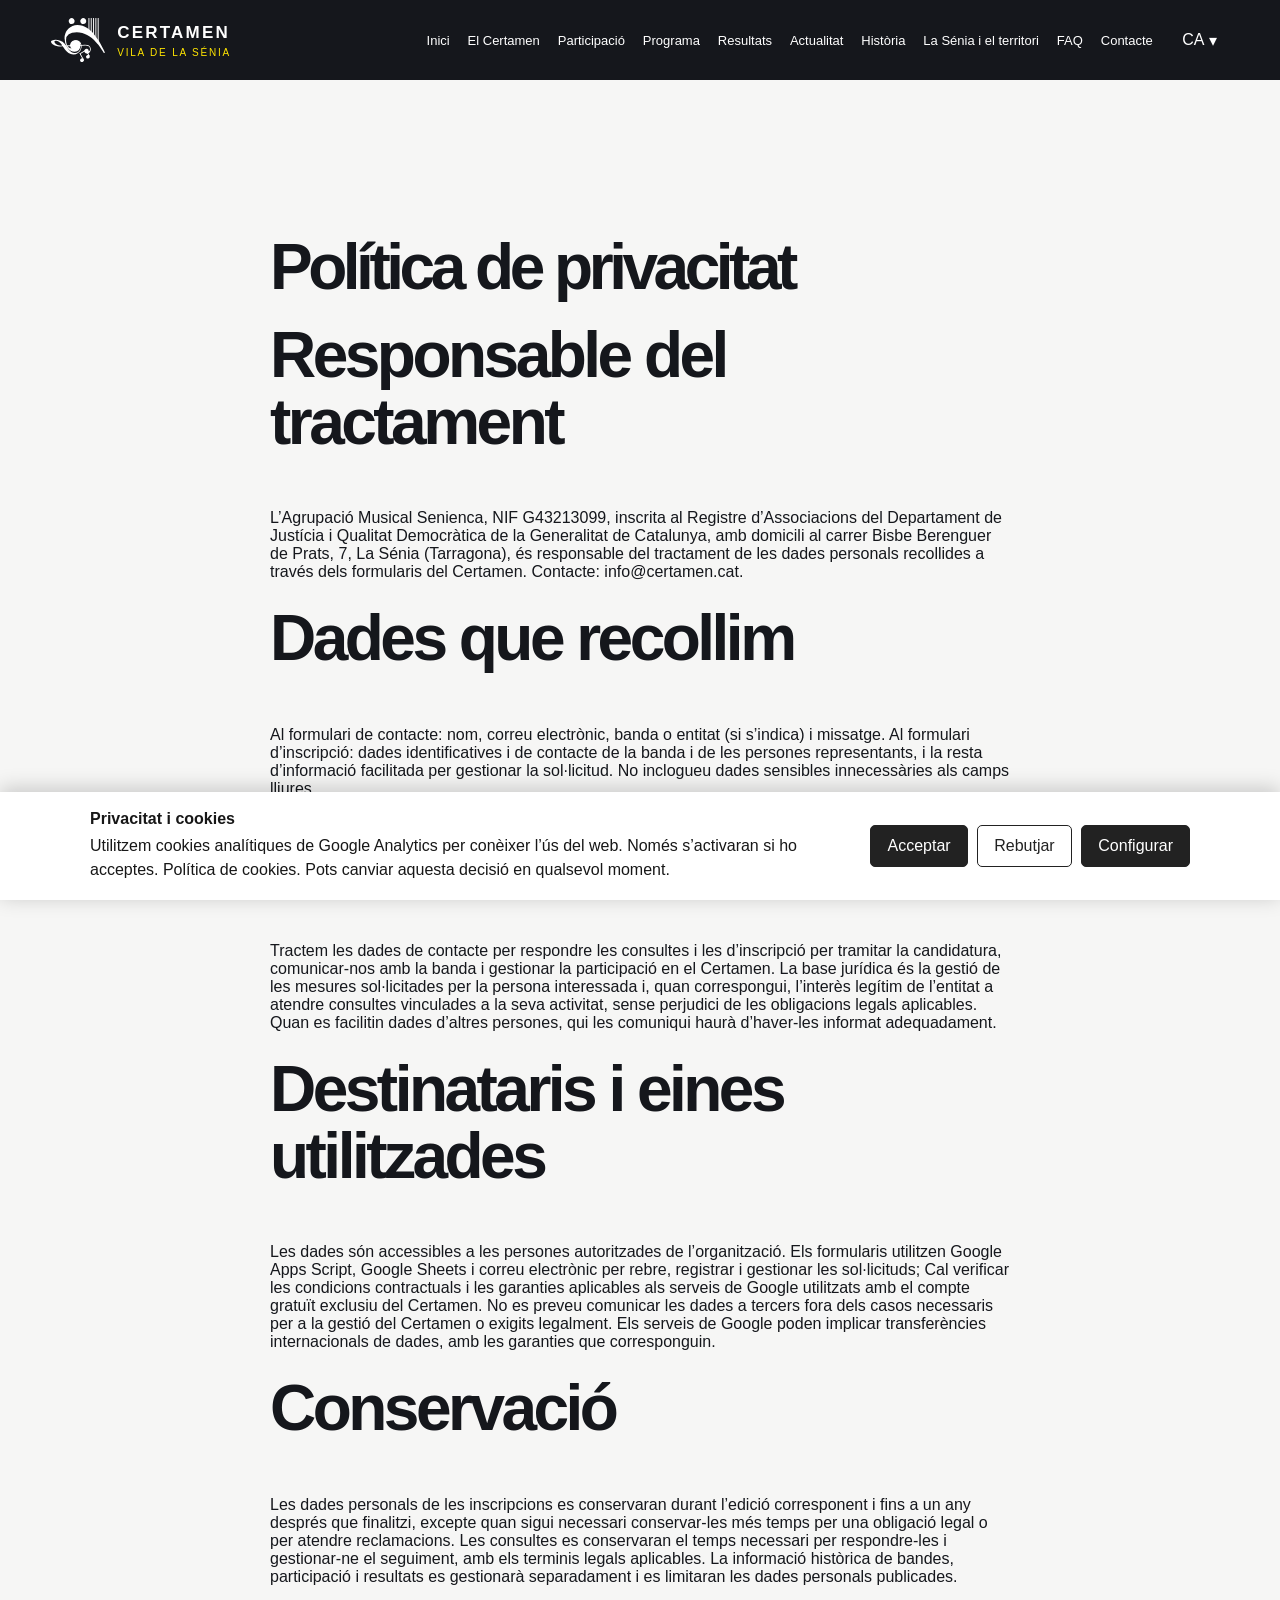
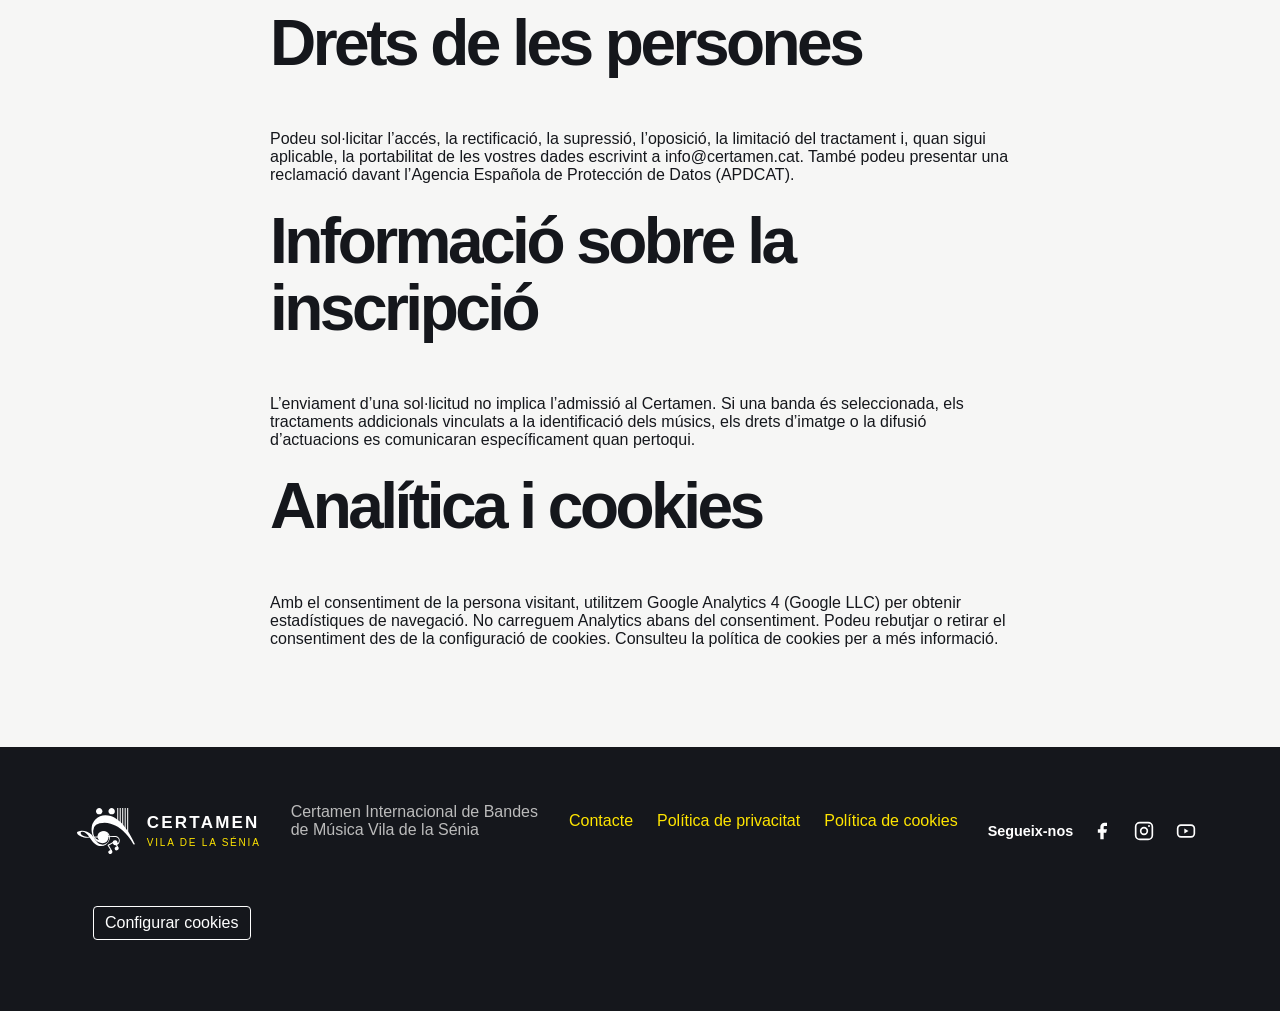
<file: politica-privacitat.html>
<!DOCTYPE html>

<html lang="ca">
<head>
<link href="assets/favicon.svg" rel="icon" type="image/svg+xml"/><link href="assets/favicon_32.png" rel="icon" sizes="32x32" type="image/png"/><link href="assets/favicon.png" rel="apple-touch-icon"/>
<link href="css/estils.css" rel="stylesheet"/>
<meta charset="utf-8"/>
<meta content="width=device-width,initial-scale=1" name="viewport"/>
<title>Política de privacitat | Certamen Vila de la Sénia</title>
<meta content="ca" name="language"/><meta content="Política de privacitat del web i dels formularis del Certamen Internacional de Bandes de Música Vila de la Sénia." name="description"/><meta content="Agrupació Musical Senienca" name="author"/><meta content="Política de privacitat | Certamen Vila de la Sénia" property="og:title"/><meta content="Política de privacitat del web i dels formularis del Certamen Internacional de Bandes de Música Vila de la Sénia." property="og:description"/><meta content="website" property="og:type"/><meta content="Certamen Internacional de Bandes de Música Vila de la Sénia" property="og:site_name"/><meta content="ca_ES" property="og:locale"/><meta content="ES-CT" name="geo.region"/><meta content="La Sénia" name="geo.placename"/><link rel="canonical" href="https://certamen.cat/politica-privacitat.html"/><meta property="og:url" content="https://certamen.cat/politica-privacitat.html"/><meta property="og:image" content="https://certamen.cat/assets/og-certamen-2027.jpg"/><meta property="og:image:width" content="1200"/><meta property="og:image:height" content="630"/><meta property="og:image:alt" content="Certamen Internacional de Bandes de Música Vila de la Sénia · 10 i 11 d’abril de 2027"/><meta name="twitter:card" content="summary_large_image"/><!-- CA/ES/GL/PT/EN comparteixen actualment la mateixa URL i es tradueixen amb JavaScript; per això no s’afegeixen hreflang amb URLs inexistents. --><script src="js/comu.js"></script><script type="application/ld+json">{
  "@context": "https://schema.org",
"url": "https://certamen.cat/politica-privacitat.html",
  "@type": "WebPage",
  "name": "Política de privacitat | Certamen Vila de la Sénia",
  "description": "Política de privacitat del web i dels formularis del Certamen Internacional de Bandes de Música Vila de la Sénia.",
  "inLanguage": [
    "ca",
    "es",
    "gl",
    "pt",
    "en"
  ],
  "isPartOf": {
    "@type": "WebSite",
    "name": "Certamen Internacional de Bandes de Música Vila de la Sénia"
  },
  "about": {
    "@type": "Organization",
    "name": "Certamen Internacional de Bandes de Música Vila de la Sénia"
  }
}</script>
    
  
  <script>
// Manté les metadades del navegador coherents amb l'idioma seleccionat.
// Nota SEO: tots els idiomes comparteixen URL; per indexar-los per separat caldrien URLs pròpies.
(() => {
  const seo = {"ca": {"title": "Política de privacitat | Certamen Vila de la Sénia", "description": "Política de privacitat del web i dels formularis del Certamen Internacional de Bandes de Música Vila de la Sénia.", "locale": "ca_ES"}, "es": {"title": "Política de privacidad | Certamen Vila de la Sénia", "description": "Política de privacidad de la web y de los formularios del Certamen Internacional de Bandas de Música Vila de la Sénia.", "locale": "es_ES"}, "gl": {"title": "Política de privacidade | Certame Vila de la Sénia", "description": "Política de privacidade do sitio web e dos formularios do Certame Internacional de Bandas de Música Vila de la Sénia.", "locale": "gl_ES"}, "pt": {"title": "Política de privacidade | Certame Vila de la Sénia", "description": "Política de privacidade do sítio web e dos formulários do Certame Internacional de Bandas de Música Vila de la Sénia.", "locale": "pt_PT"}, "en": {"title": "Privacy policy | Vila de la Sénia Competition", "description": "Privacy policy for the website and forms of the Vila de la Sénia International Wind Band Competition.", "locale": "en_GB"}};
  function applySeo(lang) {
    const data = seo[lang] || seo.ca;
    document.documentElement.lang = lang;
    document.title = data.title;
    const set = (selector, value) => { const el = document.querySelector(selector); if (el) el.setAttribute('content', value); };
    set('meta[name="language"]', lang);
    set('meta[name="description"]', data.description);
    set('meta[property="og:title"]', data.title);
    set('meta[property="og:description"]', data.description);
    set('meta[property="og:locale"]', data.locale);
  }
  Certamen.onLang(applySeo);
})();
</script><link rel="stylesheet" href="css/cookies.css"><script defer src="js/cookies.js"></script></head>
<body>
<script>Certamen.header()</script><main class="form-page" id="main"><div class="form-container" id="privacy-content"></div></main><script>Certamen.footer()</script>
<script>
// Contingut legal multilingüe. El selector d'idioma comú desa la preferència.
const privacyTranslations = {"ca":{"title":"Política de privacitat","sections":[["Responsable del tractament","L’Agrupació Musical Senienca, NIF G43213099, inscrita al Registre d’Associacions del Departament de Justícia i Qualitat Democràtica de la Generalitat de Catalunya, amb domicili al carrer Bisbe Berenguer de Prats, 7, La Sénia (Tarragona), és responsable del tractament de les dades personals recollides a través dels formularis del Certamen. Contacte: <a href='mailto:info@certamen.cat'>info@certamen.cat</a>."],["Dades que recollim","Al formulari de contacte: nom, correu electrònic, banda o entitat (si s’indica) i missatge. Al formulari d’inscripció: dades identificatives i de contacte de la banda i de les persones representants, i la resta d’informació facilitada per gestionar la sol·licitud. No inclogueu dades sensibles innecessàries als camps lliures."],["Finalitats i base jurídica","Tractem les dades de contacte per respondre les consultes i les d’inscripció per tramitar la candidatura, comunicar-nos amb la banda i gestionar la participació en el Certamen. La base jurídica és la gestió de les mesures sol·licitades per la persona interessada i, quan correspongui, l’interès legítim de l’entitat a atendre consultes vinculades a la seva activitat, sense perjudici de les obligacions legals aplicables. Quan es facilitin dades d’altres persones, qui les comuniqui haurà d’haver-les informat adequadament."],["Destinataris i eines utilitzades","Les dades són accessibles a les persones autoritzades de l’organització. Els formularis utilitzen Google Apps Script, Google Sheets i correu electrònic per rebre, registrar i gestionar les sol·licituds; Cal verificar les condicions contractuals i les garanties aplicables als serveis de Google utilitzats amb el compte gratuït exclusiu del Certamen. No es preveu comunicar les dades a tercers fora dels casos necessaris per a la gestió del Certamen o exigits legalment. Els serveis de Google poden implicar transferències internacionals de dades, amb les garanties que corresponguin."],["Conservació","Les dades personals de les inscripcions es conservaran durant l’edició corresponent i fins a un any després que finalitzi, excepte quan sigui necessari conservar-les més temps per una obligació legal o per atendre reclamacions. Les consultes es conservaran el temps necessari per respondre-les i gestionar-ne el seguiment, amb els terminis legals aplicables. La informació històrica de bandes, participació i resultats es gestionarà separadament i es limitaran les dades personals publicades."],["Drets de les persones","Podeu sol·licitar l’accés, la rectificació, la supressió, l’oposició, la limitació del tractament i, quan sigui aplicable, la portabilitat de les vostres dades escrivint a <a href='mailto:info@certamen.cat'>info@certamen.cat</a>. També podeu presentar una reclamació davant l’Agencia Española de Protección de Datos (<a href='https://www.aepd.es/' rel='noopener noreferrer'>APDCAT</a>)."],["Informació sobre la inscripció","L’enviament d’una sol·licitud no implica l’admissió al Certamen. Si una banda és seleccionada, els tractaments addicionals vinculats a la identificació dels músics, els drets d’imatge o la difusió d’actuacions es comunicaran específicament quan pertoqui."]]},"es":{"title":"Política de privacidad","sections":[["Responsable del tratamiento","La Agrupació Musical Senienca, NIF G43213099, inscrita en el Registro de Asociaciones del Departamento de Justicia y Calidad Democrática de la Generalitat de Catalunya, con domicilio en la calle Bisbe Berenguer de Prats, 7, La Sénia (Tarragona), es responsable del tratamiento. Contacto: <a href='mailto:info@certamen.cat'>info@certamen.cat</a>."],["Datos recogidos","En el formulario de contacto: nombre, correo electrónico, banda o entidad (opcional) y mensaje. En la inscripción: datos identificativos y de contacto de la banda y sus representantes, y demás información facilitada para tramitar la solicitud. No incluya datos sensibles innecesarios en los campos libres."],["Finalidades y base jurídica","Los datos se utilizan para responder consultas, tramitar candidaturas, contactar con las bandas y gestionar su participación. El tratamiento se basa en las medidas solicitadas por la persona interesada y, cuando proceda, en el interés legítimo de la entidad en atender consultas relacionadas con su actividad, sin perjuicio de las obligaciones legales. Si facilita datos de terceros, deberá informarles adecuadamente."],["Destinatarios y herramientas","Solo accederá el personal autorizado de la organización. Se utilizan Google Apps Script, Google Sheets y correo electrónico para recibir y gestionar solicitudes. Deben verificarse las condiciones contractuales y las garantías de los servicios de Google utilizados con la cuenta gratuita exclusiva del Certamen. No se prevén cesiones a terceros salvo las necesarias para la gestión o por obligación legal. Los servicios de Google pueden implicar transferencias internacionales con las garantías correspondientes."],["Conservación","Los datos personales de las inscripciones se conservarán durante la edición y hasta un año después de su finalización, salvo obligaciones legales o reclamaciones. Las consultas se conservarán el tiempo necesario para responder y realizar el seguimiento, respetando los plazos legales. Los datos históricos de bandas, participación y resultados se gestionarán por separado, limitando los datos personales publicados."],["Derechos","Puede solicitar acceso, rectificación, supresión, oposición, limitación y, cuando proceda, portabilidad escribiendo a <a href='mailto:info@certamen.cat'>info@certamen.cat</a>. También puede reclamar ante la <a href='https://www.aepd.es/' rel='noopener noreferrer'>Agencia Española de Protección de Datos (AEPD)</a>."],["Información adicional","Presentar una solicitud no implica la admisión. Si la banda resulta seleccionada, se informará específicamente de los tratamientos adicionales de identificación de músicos, derechos de imagen o difusión de actuaciones."]]},"gl":{"title":"Política de privacidade","sections":[["Responsable do tratamento","A Agrupació Musical Senienca, NIF G43213099, inscrita no Rexistro de Asociacións do Departamento de Xustiza e Calidade Democrática da Generalitat de Catalunya, con domicilio na rúa Bisbe Berenguer de Prats, 7, La Sénia (Tarragona), é responsable do tratamento. Contacto: <a href='mailto:info@certamen.cat'>info@certamen.cat</a>."],["Datos recollidos","No formulario de contacto: nome, correo electrónico, banda ou entidade (opcional) e mensaxe. Na inscrición: datos identificativos e de contacto da banda e das persoas representantes e demais información necesaria para tramitar a solicitude. Non inclúa datos sensibles innecesarios nos campos libres."],["Finalidades e base xurídica","Os datos utilízanse para responder consultas, tramitar candidaturas, contactar coas bandas e xestionar a participación. O tratamento baséase nas medidas solicitadas pola persoa interesada e, cando proceda, no interese lexítimo da entidade en atender consultas relacionadas coa súa actividade, sen prexuízo das obrigas legais. Se facilita datos doutras persoas, deberá informalas."],["Destinatarios e ferramentas","Accederá unicamente o persoal autorizado. Utilízanse Google Apps Script, Google Sheets e correo electrónico para recibir e xestionar solicitudes. Cómpre verificar as condicións contractuais e as garantías dos servizos de Google utilizados coa conta gratuíta exclusiva do Certame. Non se prevén comunicacións a terceiros salvo as necesarias para a xestión ou por obriga legal. Os servizos de Google poden implicar transferencias internacionais coas garantías correspondentes."],["Conservación","Os datos persoais das inscricións conservaranse durante a edición e ata un ano despois da súa finalización, salvo obrigas legais ou reclamacións. As consultas conservaranse o tempo necesario para respondelas e facer seguimento, respectando os prazos legais. A información histórica sobre bandas, participación e resultados xestionarase por separado, limitando os datos persoais publicados."],["Dereitos","Pode solicitar acceso, rectificación, supresión, oposición, limitación e, cando proceda, portabilidade escribindo a <a href='mailto:info@certamen.cat'>info@certamen.cat</a>. Tamén pode reclamar ante a <a href='https://www.aepd.es/' rel='noopener noreferrer'>Agencia Española de Protección de Datos (AEPD)</a>."],["Información adicional","Presentar unha solicitude non implica a admisión. Se a banda resulta seleccionada, informarase especificamente sobre os tratamentos adicionais relativos á identificación dos músicos, dereitos de imaxe e difusión das actuacións."]]},"pt":{"title":"Política de privacidade","sections":[["Responsável pelo tratamento","A Agrupació Musical Senienca, NIF G43213099, inscrita no Registo de Associações do Departamento de Justiça e Qualidade Democrática da Generalitat de Catalunya, com sede na Carrer Bisbe Berenguer de Prats, 7, La Sénia (Tarragona), é responsável pelo tratamento. Contacto: <a href='mailto:info@certamen.cat'>info@certamen.cat</a>."],["Dados recolhidos","No formulário de contacto: nome, email, banda ou entidade (opcional) e mensagem. Na inscrição: dados de identificação e contacto da banda e dos seus representantes, bem como outras informações necessárias para gerir a candidatura. Não inclua dados sensíveis desnecessários nos campos livres."],["Finalidades e fundamento jurídico","Os dados são utilizados para responder a pedidos, processar candidaturas, contactar as bandas e gerir a participação. O tratamento baseia-se nas diligências solicitadas pelo titular dos dados e, quando aplicável, no interesse legítimo da associação em responder a pedidos relacionados com a sua atividade, sem prejuízo das obrigações legais. Ao fornecer dados de terceiros, deve informá-los adequadamente."],["Destinatários e ferramentas","Apenas pessoas autorizadas da organização terão acesso. Utilizamos Google Apps Script, Google Sheets e email para receber e gerir pedidos. É necessário verificar as condições contratuais e as garantias dos serviços Google utilizados com a conta gratuita exclusiva do Certame. Não se prevê a divulgação a terceiros, exceto quando necessária à gestão ou legalmente exigida. Os serviços Google podem envolver transferências internacionais com as garantias adequadas."],["Conservação","Os dados pessoais das inscrições serão conservados durante a edição e até um ano após o seu encerramento, salvo obrigações legais ou reclamações. Os pedidos de informação serão conservados pelo período necessário à resposta e acompanhamento, respeitando os prazos legais. O histórico de bandas, participações e resultados será gerido separadamente, limitando os dados pessoais publicados."],["Direitos","Pode solicitar acesso, retificação, apagamento, oposição, limitação e, quando aplicável, portabilidade através de <a href='mailto:info@certamen.cat'>info@certamen.cat</a>. Pode também apresentar reclamação à <a href='https://www.aepd.es/' rel='noopener noreferrer'>Agencia Española de Protección de Datos (AEPD)</a>."],["Informação adicional","A candidatura não implica admissão. Se a banda for selecionada, serão prestadas informações específicas sobre tratamentos adicionais relativos à identificação de músicos, direitos de imagem e divulgação de atuações."]]},"en":{"title":"Privacy policy","sections":[["Data controller","Agrupació Musical Senienca, tax ID G43213099, registered with the Associations Register of the Department of Justice and Democratic Quality of the Government of Catalonia, at Carrer Bisbe Berenguer de Prats, 7, La Sénia (Tarragona), Spain, is the data controller. Contact: <a href='mailto:info@certamen.cat'>info@certamen.cat</a>."],["Data collected","The contact form collects your name, email address, optional band or organisation and message. The registration form collects identification and contact details of the band and its representatives, and other information submitted to process the application. Please do not enter unnecessary sensitive information in free-text fields."],["Purposes and legal basis","We process information to answer enquiries, review applications, communicate with bands and organise participation. Processing is based on steps requested by the data subject and, where applicable, the association's legitimate interest in responding to enquiries related to its activities, without prejudice to legal obligations. If you provide another person's data, you must inform them appropriately."],["Recipients and service providers","Only authorised organisers can access the data. We use Google Apps Script, Google Sheets and email to receive and manage submissions. The contractual terms and safeguards for the Google services used with the Competition's dedicated free account must be verified. Data is not routinely disclosed to third parties except where necessary for the competition or legally required. Google's services may involve international data transfers subject to applicable safeguards."],["Retention","Registration data is kept throughout the relevant edition and for one year after it ends, unless a longer period is required by law or to handle claims. Enquiries are kept as long as necessary to respond and follow up, subject to legal requirements. Historical information on bands, participation and results is managed separately, with published personal data minimised."],["Your rights","You may request access, rectification, erasure, objection, restriction and, where applicable, portability by emailing <a href='mailto:info@certamen.cat'>info@certamen.cat</a>. You may also complain to the <a href='https://www.aepd.es/' rel='noopener noreferrer'>Spanish Data Protection Agency (AEPD)</a>."],["Further information","Submitting an application does not guarantee admission. Selected bands will receive specific information about any additional processing involving musician identification, image rights or publication of performances."]]}};
const analyticsPrivacy = {
ca:['Analítica i cookies','Amb el consentiment de la persona visitant, utilitzem Google Analytics 4 (Google LLC) per obtenir estadístiques de navegació. No carreguem Analytics abans del consentiment. Podeu rebutjar o retirar el consentiment des de la configuració de cookies. Consulteu la <a href="politica-cookies.html">política de cookies</a> per a més informació.'],
es:['Analítica y cookies','Con el consentimiento de quien visita la web, utilizamos Google Analytics 4 (Google LLC) para obtener estadísticas de navegación. Analytics no se carga antes del consentimiento. Puede rechazar o retirar el consentimiento desde la configuración de cookies. Consulte la <a href="politica-cookies.html">política de cookies</a>.'],
gl:['Analítica e cookies','Co consentimento da persoa visitante, utilizamos Google Analytics 4 (Google LLC) para obter estatísticas de navegación. Analytics non se carga antes do consentimento. Pode rexeitar ou retirar o consentimento na configuración de cookies. Consulte a <a href="politica-cookies.html">política de cookies</a>.'],
pt:['Analítica e cookies','Com o consentimento do visitante, utilizamos o Google Analytics 4 (Google LLC) para obter estatísticas de navegação. O Analytics não é carregado antes do consentimento. Pode rejeitar ou retirar o consentimento nas definições de cookies. Consulte a <a href="politica-cookies.html">política de cookies</a>.'],
en:['Analytics and cookies','With visitors’ consent, we use Google Analytics 4 (Google LLC) for website usage statistics. Analytics is not loaded before consent. You can reject or withdraw consent in cookie settings. See our <a href="politica-cookies.html">cookie policy</a>.']
};
function renderPrivacy(lang) {
  const entry = privacyTranslations[lang] || privacyTranslations.ca;
  document.getElementById('privacy-content').innerHTML = '<h1>' + entry.title + '</h1>' + entry.sections.concat([analyticsPrivacy[lang] || analyticsPrivacy.ca]).map(section => '<section style="margin:1.5rem 0"><h2>' + section[0] + '</h2><p>' + section[1] + '</p></section>').join('');
}
Certamen.onLang(renderPrivacy);
</script>
</body>
</html>
</file>
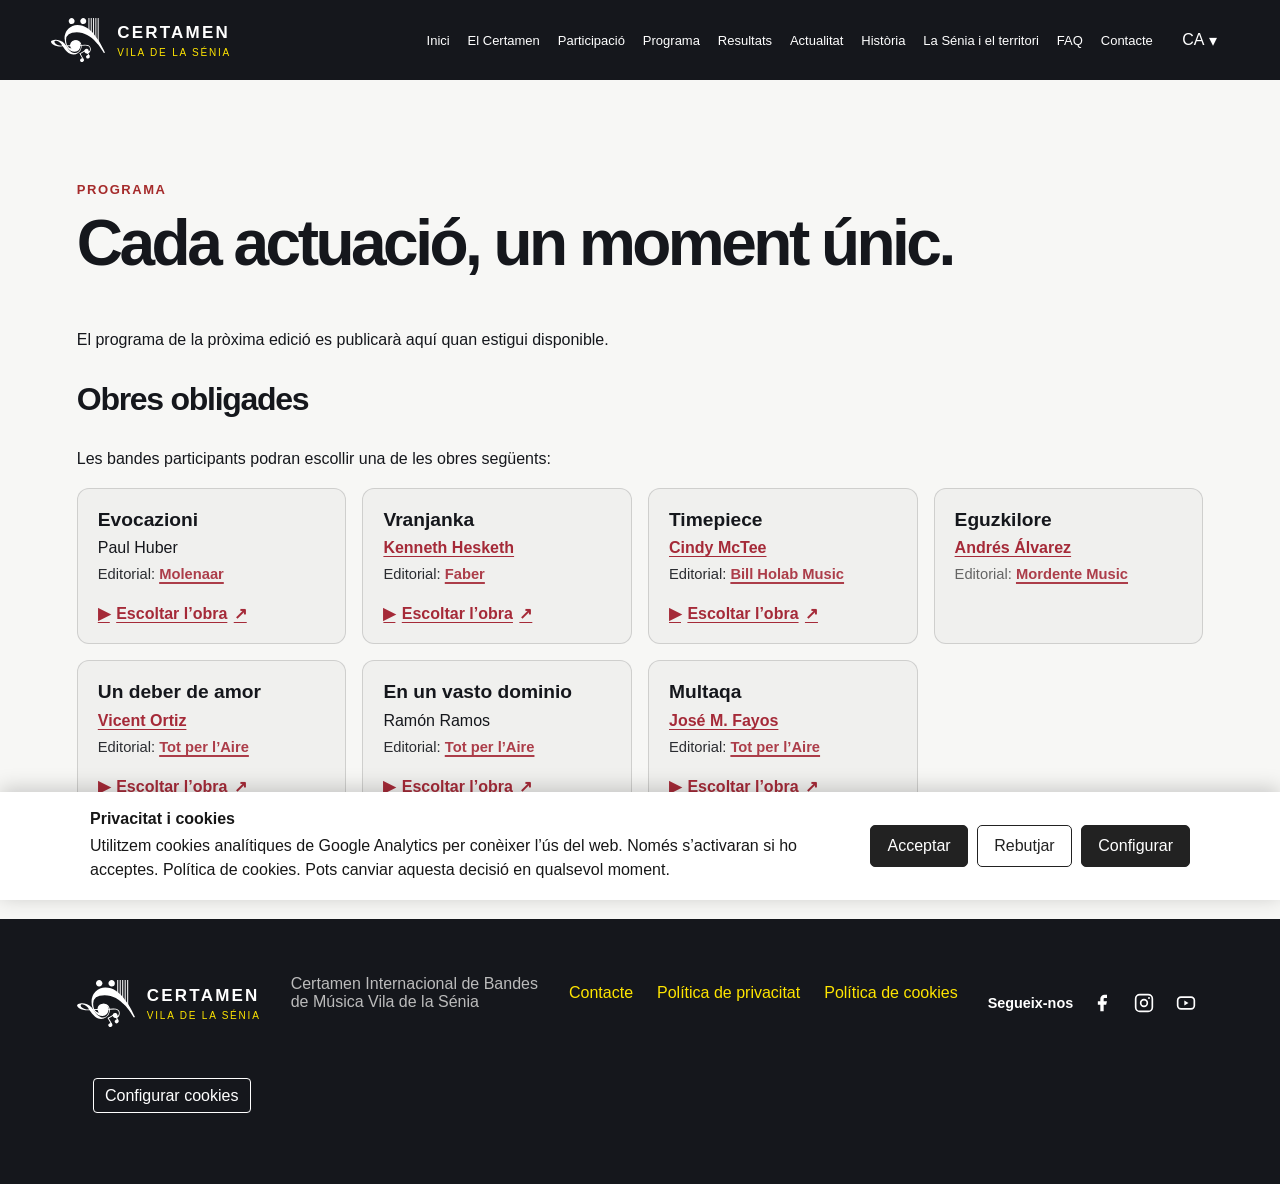
<file: programa.html>
<!DOCTYPE html>

<html lang="ca">
<head>
<!-- EDITA AQUÍ: títol, metadades, fulls CSS i fitxer JavaScript. -->
<meta charset="utf-8"/>
<meta content="width=device-width,initial-scale=1" name="viewport"/>
<meta content="#15171c" name="theme-color"/>

<title>Programa i obres obligades 2027 | Certamen Vila de la Sénia</title>
<link href="assets/favicon.svg" rel="icon" type="image/svg+xml"/><link href="assets/favicon_32.png" rel="icon" sizes="32x32" type="image/png"/><link href="assets/favicon.png" rel="apple-touch-icon"/>
<link href="css/estils.css" rel="stylesheet"/>
<script src="js/comu.js"></script><script defer="" src="js/script.js">
</script>
<meta content="ca" name="language"/><meta content="Programa del XIX Certamen Internacional de Bandes de Música Vila de la Sénia (10 i 11 d’abril de 2027) i obres obligades que poden escollir les bandes participants." name="description"/><meta content="Agrupació Musical Senienca" name="author"/><meta content="Programa i obres obligades 2027 | Certamen Vila de la Sénia" property="og:title"/><meta content="Programa del XIX Certamen Internacional de Bandes de Música Vila de la Sénia (10 i 11 d’abril de 2027) i obres obligades que poden escollir les bandes participants." property="og:description"/><meta content="website" property="og:type"/><meta content="Certamen Internacional de Bandes de Música Vila de la Sénia" property="og:site_name"/><meta content="ca_ES" property="og:locale"/><meta content="ES-CT" name="geo.region"/><meta content="La Sénia" name="geo.placename"/><link rel="canonical" href="https://certamen.cat/programa.html"/><meta property="og:url" content="https://certamen.cat/programa.html"/><meta property="og:image" content="https://certamen.cat/assets/og-certamen-2027.jpg"/><meta property="og:image:width" content="1200"/><meta property="og:image:height" content="630"/><meta property="og:image:alt" content="Certamen Internacional de Bandes de Música Vila de la Sénia · 10 i 11 d’abril de 2027"/><meta name="twitter:card" content="summary_large_image"/><!-- CA/ES/GL/PT/EN comparteixen actualment la mateixa URL i es tradueixen amb JavaScript; per això no s’afegeixen hreflang amb URLs inexistents. --><script type="application/ld+json">{
  "@context": "https://schema.org",
"url": "https://certamen.cat/",
  "@graph": [
    {
      "@type": "Organization",
      "name": "Certamen Internacional de Bandes de Música Vila de la Sénia",
      "foundingDate": "2007",
      "organizer": {
        "@type": "Organization",
        "name": "Agrupació Musical Senienca"
      },
      "location": {
        "@type": "Place",
        "name": "La Sénia",
        "address": {
          "@type": "PostalAddress",
          "addressLocality": "La Sénia",
          "addressRegion": "Catalunya",
          "addressCountry": "ES"
        }
      },
      "description": "Certamen internacional de bandes de música celebrat a la Sénia, nascut l’any 2007."
    },
    {
      "@type": "WebSite",
      "name": "Certamen Internacional de Bandes de Música Vila de la Sénia",
      "inLanguage": [
        "ca",
        "es",
        "gl",
        "pt",
        "en"
      ]
    }
  ]
}</script>
  

  <script>

  
// Manté les metadades del navegador coherents amb l'idioma seleccionat.
// Nota SEO: tots els idiomes comparteixen URL; per indexar-los per separat caldrien URLs pròpies.
(() => {
  const seo = {"ca": {"title": "Programa i obres obligades 2027 | Certamen Vila de la Sénia", "description": "Programa del XIX Certamen Internacional de Bandes de Música Vila de la Sénia (10 i 11 d’abril de 2027) i obres obligades que poden escollir les bandes participants.", "locale": "ca_ES"}, "es": {"title": "Programa y obras obligadas 2027 | Certamen Vila de la Sénia", "description": "Programa del XIX Certamen Internacional de Bandas de Música Vila de la Sénia (10 y 11 de abril de 2027) y obras obligadas que pueden elegir las bandas participantes.", "locale": "es_ES"}, "gl": {"title": "Programa e obras obrigadas 2027 | Certame Vila de la Sénia", "description": "Programa do XIX Certame Internacional de Bandas de Música Vila de la Sénia (10 e 11 de abril de 2027) e obras obrigadas que poden escoller as bandas participantes.", "locale": "gl_ES"}, "pt": {"title": "Programa e obras obrigatórias 2027 | Certame Vila de la Sénia", "description": "Programa do XIX Certame Internacional de Bandas de Música Vila de la Sénia (10 e 11 de abril de 2027) e obras obrigatórias que as bandas participantes podem escolher.", "locale": "pt_PT"}, "en": {"title": "Programme and set pieces 2027 | Vila de la Sénia Competition", "description": "Programme of the 19th Vila de la Sénia International Wind Band Competition (10–11 April 2027) and the set pieces participating bands can choose from.", "locale": "en_GB"}};
  function applySeo(lang) {
    const data = seo[lang] || seo.ca;
    document.documentElement.lang = lang;
    document.title = data.title;
    const set = (selector, value) => { const el = document.querySelector(selector); if (el) el.setAttribute('content', value); };
    set('meta[name="language"]', lang);
    set('meta[name="description"]', data.description);
    set('meta[property="og:title"]', data.title);
    set('meta[property="og:description"]', data.description);
    set('meta[property="og:locale"]', data.locale);
  }
  Certamen.onLang(applySeo);
})();
</script><link rel="stylesheet" href="css/cookies.css"><script defer src="js/cookies.js"></script><style>
.program-works{margin-top:2rem}.program-works-grid{display:grid;grid-template-columns:repeat(auto-fit,minmax(min(100%,250px),1fr));gap:1rem;margin-top:1.25rem}.program-work{border:1px solid rgba(128,128,128,.3);border-radius:12px;padding:1.25rem;background:rgba(128,128,128,.055)}.program-work h4{margin:0 0 .55rem;font-size:1.2rem;color:inherit}.program-work p{margin:.35rem 0}.info-section .program-work .program-work-publisher,.info-section .program-work .program-work-publisher:last-child{font-size:.92rem;opacity:.9;line-height:1.5;max-width:none;margin:.35rem 0}.info-section .program-work .program-work-publisher a{font-size:inherit;line-height:inherit}.program-work-publisher a,.program-work-publisher a:visited{font-size:inherit;font-weight:700;color:#a52a38;text-decoration:underline;text-decoration-thickness:1.5px;text-underline-offset:3px}.program-work-publisher a:hover,.program-work-publisher a:focus-visible{color:#c44752;text-decoration-thickness:2px}.program-work-listen{display:inline-flex;align-items:center;gap:.4rem;margin-top:.85rem;color:#a52a38;font-weight:700;text-decoration:underline;text-underline-offset:3px}.program-work-listen:hover,.program-work-listen:focus-visible{color:#c44752}
.info-section .program-work .program-work-composer a,.info-section .program-work .program-work-composer a:visited{font-size:inherit;color:#a52a38;font-weight:700;text-decoration:underline;text-underline-offset:3px}.info-section .program-work .program-work-composer a:hover,.info-section .program-work .program-work-composer a:focus-visible{color:#c44752}
</style></head>
<body>
<!-- ESTRUCTURA: capçalera, contingut principal i peu. Els textos amb data-t es tradueixen des del JavaScript. -->
<a class="skip" href="#main">
   Salta al contingut
  </a>
<script>Certamen.header('program')</script>
<main id="main">
<section class="section info-section" id="programa">
<p class="eyebrow red" data-i18n="program">
     Programa
    </p>
<h2 data-i18n="programTitle">
     Cada actuació, un moment únic.
    </h2>
<p data-i18n="programText">
     El programa de la pròxima edició es publicarà aquí quan estigui disponible.
    </p>

<div class="program-works">
<h3 data-i18n="mandatoryWorksTitle">Obres obligades</h3>
<p data-i18n="mandatoryWorksIntro">Les bandes participants podran escollir una de les obres següents:</p>
<div class="program-works-grid">
<article class="program-work"><h4>Evocazioni</h4><p>Paul Huber</p><p class="program-work-publisher"><span data-i18n="publisherLabel">Editorial</span>: <a href="https://www.hebu-music.com/index.php/en/article/paul-huber/molenaar-edition-bv/evocazioni--1985.149949/" target="_blank" rel="noopener noreferrer">Molenaar</a></p><a class="program-work-listen" href="https://www.youtube.com/watch?v=PMfPKR7Ztis" target="_blank" rel="noopener noreferrer"><span aria-hidden="true">▶</span> <span data-i18n="listenWork">Escoltar l’obra</span> ↗</a></article>
<article class="program-work"><h4>Vranjanka</h4><p class="program-work-composer"><a href="https://kennethhesketh.co.uk/" target="_blank" rel="noopener noreferrer">Kenneth Hesketh</a></p><p class="program-work-publisher"><span data-i18n="publisherLabel">Editorial</span>: <a href="https://www.fabermusic.com/music/vranjanka-4686" target="_blank" rel="noopener noreferrer">Faber</a></p><a class="program-work-listen" href="https://www.youtube.com/watch?v=YsRITZ6oX6c" target="_blank" rel="noopener noreferrer"><span aria-hidden="true">▶</span> <span data-i18n="listenWork">Escoltar l’obra</span> ↗</a></article>
<article class="program-work"><h4>Timepiece</h4><p class="program-work-composer"><a href="https://www.cindymctee.com/" target="_blank" rel="noopener noreferrer">Cindy McTee</a></p><p class="program-work-publisher"><span data-i18n="publisherLabel">Editorial</span>: <a href="https://billholabmusic.com/product/timepiece-orch-ver-conductor-score/" target="_blank" rel="noopener noreferrer">Bill Holab Music</a></p><a class="program-work-listen" href="https://www.cindymctee.com/timepiece_band.html" target="_blank" rel="noopener noreferrer"><span aria-hidden="true">▶</span> <span data-i18n="listenWork">Escoltar l’obra</span> ↗</a></article>
<article class="program-work"><h4>Eguzkilore</h4><p class="program-work-composer"><a href="https://www.andresalvarez.es/" target="_blank" rel="noopener noreferrer">Andrés Álvarez</a></p><p class="program-work-publisher"><span data-i18n="publisherLabel">Editorial</span>: <a href="https://www.andresalvarez.es/products/eguzkilore" target="_blank" rel="noopener noreferrer">Mordente Music</a></p></article>
<article class="program-work"><h4>Un deber de amor</h4><p class="program-work-composer"><a href="https://vicenteortizgimeno.com/" target="_blank" rel="noopener noreferrer">Vicent Ortiz</a></p><p class="program-work-publisher"><span data-i18n="publisherLabel">Editorial</span>: <a href="https://totperlairemusic.com/es/obras-banda/176-385-un-deber-de-amor.html#/26-contenido-set_completo/29-formato-digital" target="_blank" rel="noopener noreferrer">Tot per l’Aire</a></p><a class="program-work-listen" href="https://www.youtube.com/watch?v=_ohVPOqBEK8" target="_blank" rel="noopener noreferrer"><span aria-hidden="true">▶</span> <span data-i18n="listenWork">Escoltar l’obra</span> ↗</a></article>
<article class="program-work"><h4>En un vasto dominio</h4><p>Ramón Ramos</p><p class="program-work-publisher"><span data-i18n="publisherLabel">Editorial</span>: <a href="https://totperlairemusic.com/es/obras-banda/422-1075-en-un-vasto-dominio.html#/26-contenido-set_completo/29-formato-digital" target="_blank" rel="noopener noreferrer">Tot per l’Aire</a></p><a class="program-work-listen" href="http://fonoteca.cibm-valencia.com/detalles-cd.aspx?idInterpretacion=1360" target="_blank" rel="noopener noreferrer"><span aria-hidden="true">▶</span> <span data-i18n="listenWork">Escoltar l’obra</span> ↗</a></article>
<article class="program-work"><h4>Multaqa</h4><p class="program-work-composer"><a href="https://www.instagram.com/josemfayosjordan/" target="_blank" rel="noopener noreferrer">José M. Fayos</a></p><p class="program-work-publisher"><span data-i18n="publisherLabel">Editorial</span>: <a href="https://totperlairemusic.com/es/obras-banda/147-multaqa.html" target="_blank" rel="noopener noreferrer">Tot per l’Aire</a></p><a class="program-work-listen" href="https://www.youtube.com/watch?v=LYrReQnO3_M" target="_blank" rel="noopener noreferrer"><span aria-hidden="true">▶</span> <span data-i18n="listenWork">Escoltar l’obra</span> ↗</a></article>
</div>
</div>
</section>
</main><script>Certamen.footer()</script>
<script src="js/edicio-2027.js"></script>
</body>
</html>
</file>
<file: css/estils.css>
/* ==========================================================================
   CERTAMEN INTERNACIONAL DE BANDES DE MÚSICA VILA DE LA SÉNIA
   Full d'estils únic de tota la web.

   Aquest fitxer agrupa:
   - Estils generals i portada
   - Pàgina "El Certamen"
   - Formularis
   - Preguntes freqüents
   - La Sénia i el territori

   Per mantenir la web, totes les pàgines HTML poden carregar només:
       <link rel="stylesheet" href="styles.css">
   ========================================================================== */


/* ==========================================================================
   ESTILS GENERALS I PORTADA
   ========================================================================== */

/* ESTILS GENERALS: capçalera, portada, botons, mòbil.
   Pots canviar colors i mides aquí. No cal compilar res: desa i actualitza el navegador. */

/* Certamen homepage styles. Edit colors in :root. */
:root  {
  
    --dark:#15171c;
  
    --red:#a52b2b;
  
    --yellow:#ffe500;
  
    --paper:#f7f7f5;
  
    --muted:#65666a
}

*  {
  
    box-sizing:border-box
}

html  {
  
    scroll-behavior:smooth;
  
    scroll-padding-top:80px
}

body  {
  
    margin:0;
  
    font-family:Inter,'Helvetica Neue',Arial,sans-serif;
  
    background:var(--paper);
  
    color:var(--dark)
}

a  {
  
    color:inherit;
  
    text-decoration:none
}

button  {
  
    font:inherit;
  
    cursor:pointer
}

.skip  {
  
    position:absolute;
  
    top:-100px;
  
    background:var(--yellow);
  
    padding:12px;
  
    z-index:10
}

.skip:focus  {
  
    top:0
}

.header  {
  
    position:sticky;
  
    top:0;
  
    z-index:5;
  
    display:flex;
  
    align-items:center;
  
    gap:26px;
  
    padding:12px clamp(20px,4vw,72px);
  
    background:var(--dark);
  
    color:white;
  
    min-height:80px
}

.brand,.footer-brand  {
  
    display:flex;
  
    align-items:center;
  
    gap:12px;
  
    flex-shrink:0
}

.brand strong,.footer-brand strong  {
  
    font-size:17px;
  
    letter-spacing:.13em
}

.brand small,.footer-brand small  {
  
    display:block;
  
    color:var(--yellow);
  
    font-size:10px;
  
    letter-spacing:.18em;
  
    margin-top:4px
}

.mark  {
  
    display:grid;
  
    place-items:center;
  
    color:var(--yellow);
  
    font-size:45px;
  
    line-height:1;
  
    width:46px;
  
    height:48px
}

.nav  {
  
    display:flex;
  
    align-items:center;
  
    gap:clamp(10px,1.4vw,24px);
  
    margin-left:auto
}

.nav a  {
  
    font-size:13px;
  
    white-space:nowrap
}

.nav a:hover,.nav a:focus-visible  {
  
    color:var(--yellow)
}

.langs  {
  
    display:flex;
  
    gap:4px
}

.langs button  {
  
    border:0;
  
    background:transparent;
  
    color:#a9adb4;
  
    padding:7px 5px;
  
    font-size:12px
}

.langs button[aria-pressed=true]  {
  
    color:var(--yellow);
  
    font-weight:800
}

.menu-toggle  {
  
    display:none;
  
    background:transparent;
  
    border:1px solid #777;
  
    color:white;
  
    padding:9px 12px
}

.hero  {
  
    min-height:min(730px,85vh);
  
    position:relative;
  
    background:radial-gradient(ellipse at 70% 35%,#9a3432 0%,#432127 28%,#17191f 66%);
  
    color:white;
  
    overflow:hidden;
  
    display:flex;
  
    align-items:end
}

.hero-art  {
  
    position:absolute;
  
    inset:0;
  
    overflow:hidden;
  
    opacity:.85
}

.spotlight  {
  
    position:absolute;
  
    width:85%;
  
    height:160%;
  
    top:-70%;
  
    right:-15%;
  
    transform:rotate(-20deg);
  
    background:linear-gradient(90deg,transparent,#f9c26b26,transparent);
  
    filter:blur(18px)
}

.music-lines  {
  
    position:absolute;
  
    right:5%;
  
    top:8%;
  
    font-size:clamp(150px,28vw,440px);
  
    font-weight:800;
  
    color:#ffe50018;
  
    letter-spacing:-.25em;
  
    transform:rotate(-12deg);
  
    white-space:nowrap
}

.hero-inner  {
  
    position:relative;
  
    z-index:1;
  
    width:min(1300px,100%);
  
    margin:0 auto;
  
    padding:130px clamp(22px,6vw,90px) 100px
}

.eyebrow  {
  
    color:var(--yellow);
  
    font-size:12px;
  
    font-weight:800;
  
    letter-spacing:.18em;
  
    text-transform:uppercase
}

.eyebrow.red  {
  
    color:var(--red)
}

h1,h2,h3,p  {
  
    margin-top:0
}

h1  {
  
    font-size:clamp(56px,9vw,135px);
  
    letter-spacing:-.07em;
  
    line-height:.95;
  
    max-width:950px;
  
    margin:20px 0 25px
}

h2  {
  
    font-size:clamp(36px,5vw,70px);
  
    letter-spacing:-.055em;
  
    line-height:1.05
}

h3  {
  
    font-size:clamp(26px,2.5vw,39px);
  
    letter-spacing:-.04em
}

.lead  {
  
    font-size:clamp(16px,2vw,22px);
  
    max-width:600px;
  
    line-height:1.5;
  
    color:#e1dfe0
}

.actions  {
  
    display:flex;
  
    gap:12px;
  
    flex-wrap:wrap;
  
    margin-top:34px
}

.btn  {
  
    display:inline-block;
  
    padding:16px 23px;
  
    font-weight:750;
  
    font-size:14px;
  
    border-radius:2px;
  
    transition:transform .2s
}

.btn:hover  {
  
    transform:translateY(-3px)
}

.primary  {
  
    background:var(--yellow);
  
    color:var(--dark)
}

.secondary  {
  
    border:1px solid #ffffffb0;
  
    color:white
}

.hero-index  {
  
    position:absolute;
  
    bottom:28px;
  
    right:5%;
  
    font-size:12px;
  
    color:#c9c9c9
}

.section  {
  
    padding:clamp(65px,8vw,125px) clamp(22px,6vw,90px);
  
    max-width:1600px;
  
    margin:auto
}

.intro  {
  
    display:grid;
  
    grid-template-columns:1.2fr 1fr;
  
    gap:9%;
  
    align-items:center
}

.intro h2  {
  
    max-width:720px
}

.intro p:not(.eyebrow)  {
  
    font-size:clamp(18px,2vw,23px);
  
    line-height:1.6;
  
    color:#555;
  
    max-width:570px
}

.text-link  {
  
    font-weight:750;
  
    border-bottom:2px solid var(--red);
  
    padding-bottom:7px
}

.section-head  {
  
    display:flex;
  
    justify-content:space-between;
  
    align-items:end
}

.section-num  {
  
    color:#999;
  
    font-size:12px
}

.tile-grid  {
  
    display:grid;
  
    grid-template-columns:repeat(4,minmax(0,1fr));
  
    gap:12px;
  
    margin-top:26px
}

.tile  {
  
    min-height:360px;
  
    padding:24px;
  
    display:flex;
  
    flex-direction:column;
  
    justify-content:space-between;
  
    color:white;
  
    position:relative;
  
    overflow:hidden;
  
    transition:transform .2s
}

.tile:hover  {
  
    transform:translateY(-5px)
}

.tile::before  {
  
    content:'';
  
    position:absolute;
  
    inset:0;
  
    background:radial-gradient(circle at 70% 20%,#ffe50066,transparent 40%);
  
    opacity:.6
}

.tile>*  {
  
    position:relative
}

.tile-one  {
  
    background:linear-gradient(145deg,#a52b2b,#471c27)
}

.tile-two  {
  
    background:linear-gradient(145deg,#252e43,#10131d)
}

.tile-three  {
  
    background:linear-gradient(145deg,#8d4e24,#301b20)
}

.tile-four  {
  
    background:linear-gradient(145deg,#3c3d4e,#15171c)
}

.tile-symbol  {
  
    align-self:end;
  
    font-size:30px
}

.tile small  {
  
    opacity:.75
}

.tile h3  {
  
    margin:12px 0
}

.tile p  {
  
    margin:0;
  
    color:#e2e2e2
}

.participation  {
  
    max-width:none;
  
    background:#a52b2b;
  
    color:white;
  
    display:grid;
  
    grid-template-columns:1.2fr .8fr;
  
    gap:30px;
  
    align-items:center
}

.participation>div:first-child  {
  
    max-width:750px;
  
    margin-left:auto
}

.participation h2  {
  
    font-size:clamp(44px,6vw,90px)
}

.participation p:not(.eyebrow)  {
  
    max-width:490px;
  
    line-height:1.7
}

.participation-art  {
  
    display:grid;
  
    place-items:center;
  
    min-height:300px;
  
    overflow:hidden
}

.participation-art span  {
  
    font-size:clamp(200px,28vw,420px);
  
    line-height:1;
  
    color:#ffe50080;
  
    transform:rotate(-18deg)
}

.info-section  {
  
    min-height:350px
}

.info-section p:last-child  {
  
    max-width:700px;
  
    color:#555;
  
    line-height:1.6;
  
    font-size:18px
}

.alt {
    background:#eae9e6;
    max-width:none;

    /* Manté el fons a tot l'ample però alinea el text
       amb les seccions de màxim 1600px */
    padding-left: max(
        clamp(22px, 6vw, 90px),
        calc((100vw - 1600px) / 2 + 90px)
    );

    padding-right: max(
        clamp(22px, 6vw, 90px),
        calc((100vw - 1600px) / 2 + 90px)
    );
}

footer  {
  
    background:var(--dark);
  
    color:white;
  
    padding:55px clamp(22px,6vw,90px);
  
    display:flex;
  
    align-items:center;
  
    gap:30px;
  
    flex-wrap:wrap
}

footer p  {
  
    margin:0;
  
    color:#bbb;
  
    flex:1
}

footer>a  {
  
    color:var(--yellow)
}

@media(max-width:1100px)  {
  
    .header  {
  
    flex-wrap:wrap
}

.menu-toggle  {
  
    display:block;
  
    margin-left:auto
}

.nav  {
  
    display:none;
  
    order:4;
  
    width:100%;
  
    flex-direction:column;
  
    align-items:stretch;
  
    padding:12px 0
}

.nav.open  {
  
    display:flex
}

.nav a  {
  
    padding:12px;
  
    border-top:1px solid #ffffff22
}

.langs  {
  
    margin-left:0
}

.tile-grid  {
  
    grid-template-columns:repeat(2,minmax(0,1fr))
}

.tile  {
  
    min-height:280px
}

}

@media(max-width:650px)  {
  
    .header  {
  
    gap:10px;
  
    min-height:68px;
  
    padding:10px 18px
}

.brand strong  {
  
    font-size:13px
}

.brand small  {
  
    font-size:8px
}

.mark  {
  
    font-size:36px;
  
    width:35px
}

.menu-toggle  {
  
    padding:8px
}

.langs  {
  
    width:100%;
  
    justify-content:flex-end;
  
    order:3
}

.nav  {
  
    order:4
}

.hero  {
  
    min-height:610px
}

.hero-inner  {
  
    padding:100px 22px 90px
}

.hero h1  {
  
    font-size:clamp(54px,14vw,80px)
}

.intro,.participation  {
  
    grid-template-columns:1fr
}

.tile-grid  {
  
    grid-template-columns:1fr
}

.tile  {
  
    min-height:230px
}

.participation-art  {
  
    min-height:140px
}

.participation-art span  {
  
    font-size:200px
}

.section  {
  
    padding:65px 22px
}

footer  {
  
    display:block
}

footer>*  {
  
    margin-bottom:20px
}

}

@media(prefers-reduced-motion:reduce)  {
  
    html  {
  
    scroll-behavior:auto
}

*,*:before,*:after  {
  
    transition:none!important
}

}

/* Actual contest photograph, with a dark overlay for readable text. */
.hero  {
  
    background: linear-gradient(90deg, rgba(10, 12, 18, .88) 0%, rgba(10, 12, 18, .62) 46%, rgba(10, 12, 18, .22) 100%), url("../assets/contest-band.jpg") center 44% / cover no-repeat;
}

.brand-logo  {
  
    display: block;
  
    width: 54px;
  
    height: 54px;
  
    object-fit: contain;
  
    flex-shrink: 0;
  
    filter: brightness(0) invert(1);
}

.footer-brand .brand-logo  {
   width: 58px;
   height: 58px;
}

.participation-art img  {
   width: min(320px, 70%);
   height: auto;
   filter: brightness(0) invert(1);
   opacity: .8;
}

@media (max-width: 650px)  {
  
    .brand-logo  {
   width: 40px;
   height: 40px;
}

    .hero  {
  
        min-height: 580px;
  
        background-image: linear-gradient(0deg, rgba(10, 12, 18, .94) 0%, rgba(10, 12, 18, .55) 60%, rgba(10, 12, 18, .25) 100%), url("../assets/contest-band.jpg");
  
        background-position: center, 51% center;
}

    .hero-inner  {
   padding-top: 170px;
}

}

/* Five-language selector: allow wrapping on narrow screens. */
.langs  {
   flex-wrap: wrap;
   justify-content: flex-end;
}

.langs button  {
   min-width: 30px;
   cursor: pointer;
}


/* Enllaç al formulari de contacte a les capçaleres existents. */
.nav-extra { color: inherit; font-weight: 600; white-space: nowrap; }


/* ==========================================================================
   PÀGINA "EL CERTAMEN"
   ========================================================================== */

/* ESTILS DE LA PÀGINA EL CERTAMEN: història, organització i logotips.
   Pots canviar colors i mides aquí. No cal compilar res: desa i actualitza el navegador. */

.about-hero {
  min-height:440px;
  display:flex;
  align-items:end;
  background:linear-gradient(90deg,rgba(10,12,18,.88),rgba(10,12,18,.18)),url("../assets/contest-band.jpg") center 43%/cover;
  color:white}
.about-hero__inner {
  width:min(1180px,100%);
  margin:auto;
  padding:90px 30px 65px}
.about-hero h1 {
  font-size:clamp(3rem,8vw,6rem);
  line-height:1;
  margin:12px 0}
.about-hero__inner>p:last-child {
  font-size:clamp(1.2rem,2.6vw,1.8rem);
  margin:0}
.about-section {
  max-width:1180px;
  margin:auto;
  padding:88px 30px}
.about-section h2 {
  font-size:clamp(2rem,4vw,3.3rem);
  line-height:1.13;
  margin:12px 0 28px}
.about-section p {
  line-height:1.75}
.about-grid {
  display:grid;
  grid-template-columns:1.15fr 1fr;
  align-items:center;
  gap:60px}
.about-photo {
  margin:0}
.about-photo img {
  display:block;
  width:100%;
  aspect-ratio:4/5;
  object-fit:cover;
  object-position:62% center;
  border-radius:12px}
.about-photo figcaption {
  font-size:.82rem;
  color:#777;
  margin-top:10px}
.about-present {
  max-width:none;
  background:#17191f;
  color:#f7f7f7;
  padding:85px max(30px,calc((100vw - 1120px)/2))}
.about-present__text {
  max-width:810px}
.about-present .eyebrow {
  color:#ffcf43}
.about-highlight {
  font-size:1.4rem;
  font-weight:700;
  margin-top:34px}
.about-organizers__intro {
  max-width:800px}
.about-organizers h3 {
  font-size:1.25rem;
  margin:44px 0 18px}
.sponsor-row {
  display:flex;
  flex-wrap:wrap;
  gap:18px}
.sponsor {
  min-height:130px;
  min-width:190px;
  flex:1;
  display:flex;
  flex-direction:column;
  align-items:center;
  justify-content:center;
  gap:8px;
  padding:20px;
  border:1px solid #e7e7e7;
  border-radius:12px;
  background:#fff;
  text-align:center;
  font-weight:650}
.sponsor img {
  max-width:100%;
  max-height:100px;
  width:auto;
  height:auto;
  object-fit:contain}
.sponsor-row--organizer .sponsor {
  flex:0 1 270px}
.sponsor-row--organizer img {
  max-height:125px}
.sponsor--pending {
  color:#555;
  background:#f7f7f7}
.sponsor__mark {
  display:grid;
  place-items:center;
  border:2px solid #aaa;
  border-radius:50%;
  width:48px;
  height:48px;
  font-size:1.4rem;
  color:#888}
.sponsor-note {
  font-size:.9rem;
  color:#6d6d6d}
.about-end {
  background:#24262c;
  color:white;
  padding:60px max(30px,calc((100vw - 1120px)/2));
  display:flex;
  align-items:center;
  justify-content:space-between;
  gap:28px}
.about-end h2 {
  font-size:clamp(1.8rem,3vw,2.6rem);
  margin:8px 0}
.about-end .eyebrow {
  color:#ffcf43}
@media(max-width:780px) {
  .about-hero {
  min-height:330px;
  background-position:59% center}
.about-hero__inner {
  padding:80px 22px 40px}
.about-section {
  padding:54px 22px}
.about-grid {
  grid-template-columns:1fr;
  gap:24px}
.about-photo img {
  aspect-ratio:16/10}
.about-present {
  padding:55px 22px}
.about-end {
  padding:48px 22px;
  display:block}
.about-end .btn {
  display:inline-block;
  margin-top:14px}
.sponsor {
  min-width:145px}
}


/* ==========================================================================
   FORMULARIS
   ========================================================================== */

/* Estils exclusius dels formularis. Els estils comuns són a styles.css. */
.form-page { min-height: 75vh; padding: 145px 24px 75px; background: #f6f6f5; }
.form-container { max-width: 740px; margin: 0 auto; }
.form-container h1 { font-size: clamp(2.2rem, 6vw, 4rem); margin: 12px 0; }
.form-container h2 { margin-top: 24px; }
.certamen-form { display: grid; gap: 18px; margin-top: 32px; padding: clamp(18px,4vw,36px); background: white; border-radius: 16px; }
.form-field { display: grid; gap: 8px; font-weight: 600; }
.form-field input, .form-field textarea { width: 100%; box-sizing: border-box; border: 1px solid #a9a9a9; border-radius: 7px; padding: 12px; font: inherit; color: #15171c; background: white; }
.form-field input:focus, .form-field textarea:focus { outline: 3px solid #d7a531; outline-offset: 1px; }
.form-check { display: flex; align-items: flex-start; gap: 12px; font-size: .95rem; }
.form-check input { flex: 0 0 auto; width: 18px; height: 18px; margin-top: 3px; }
.form-hint, .form-status { font-size: .9rem; }
.form-status:not(:empty) { padding: 14px; border-left: 4px solid #b42020; background: #fff0f0; }
.registration-notice { background: white; border-left: 5px solid #b42020; padding: 24px; margin-top: 28px; border-radius: 8px; }
/* hidden ha de prevaldre fins i tot si altres regles assignen display. */
[hidden] { display: none !important; }
@media(max-width:650px) { .form-page { padding-top: 120px; } .certamen-form { padding: 20px; } }

/* Crida a l'acció visible quan el termini d'inscripcions és tancat. */
.registration-contact { margin-top: 28px; padding: 24px; background: #f6f6f5; border-radius: 12px; }
.registration-contact h3 { margin: 0 0 12px; font-size: clamp(1.25rem, 3vw, 1.65rem); }
.registration-contact p { margin: 0 0 20px; line-height: 1.6; }
.registration-contact-button { display: block; width: 100%; box-sizing: border-box; padding: 17px 22px; border-radius: 8px; background: #f3ce35; color: #15171c; text-align: center; font-weight: 800; font-size: 1.1rem; text-decoration: none; }
.registration-contact-button:hover { background: #ffe16b; }
.registration-contact-button:focus-visible { outline: 3px solid #15171c; outline-offset: 3px; }


/* ==========================================================================
   PREGUNTES FREQÜENTS
   ========================================================================== */

/* PREGUNTES FREQÜENTS: estils propis de la pàgina FAQ. */
.faq-page {
    max-width:1100px;
    margin:0 auto;
    padding:150px 28px 80px
}

.faq-hero {
    max-width:780px;
    margin-bottom:64px
}

.faq-hero h1 {
    font-size:clamp(2.6rem,6vw,5.5rem);
    line-height:.98;
    margin:12px 0 24px
}

.faq-intro {
    font-size:1.2rem;
    line-height:1.7;
    color:var(--muted,#5f626b)
}

.faq-group {
    display:grid;
    grid-template-columns:minmax(190px,280px) 1fr;
    gap:48px;
    padding:42px 0;
    border-top:1px solid rgba(120,120,120,.25)
}

.faq-group>h2 {
    font-size:1.35rem;
    margin:4px 0
}

.faq-item {
    border-bottom:1px solid rgba(120,120,120,.25)
}

.faq-item summary {
    cursor:pointer;
    list-style:none;
    font-weight:700;
    font-size:1.08rem;
    padding:20px 44px 20px 0;
    position:relative
}

.faq-item summary::-webkit-details-marker {
    display:none
}

.faq-item summary::after {
    content:'+';
    position:absolute;
    right:8px;
    top:16px;
    font-size:1.55rem;
    font-weight:400
}

.faq-item[open] summary::after {
    content:'−'
}

.faq-answer {
    padding:0 44px 20px 0
}

.faq-answer p {
    margin:0;
    line-height:1.7;
    max-width:760px
}

.faq-cta {
    margin-top:56px;
    padding:48px;
    background:#15171c;
    color:#fff
}

.faq-cta h2 {
    font-size:clamp(1.7rem,4vw,2.8rem);
    margin:0 0 14px
}

.faq-cta p {
    max-width:680px;
    line-height:1.7;
    margin:0 0 26px
}

@media(max-width:760px) {
    .faq-page {
    padding:120px 20px 60px
}

.faq-group {
    grid-template-columns:1fr;
    gap:12px;
    padding:34px 0
}

.faq-cta {
    padding:32px 24px
}

}


/* ==========================================================================
   LA SÉNIA I EL TERRITORI
   ========================================================================== */

/* LA SÉNIA I EL TERRITORI: estils específics. */
.territory-page {
    max-width:1280px;
    margin:auto;
    padding:0 clamp(20px,5vw,72px) 80px
}

.territory-hero {
    padding:80px 0 48px;
    max-width:900px
}

.territory-hero h1 {
    font-size:clamp(42px,7vw,86px);
    line-height:.95;
    margin:8px 0 24px;
    letter-spacing:-.04em
}

.territory-lead {
    font-size:clamp(19px,2vw,25px);
    line-height:1.5;
    color:var(--muted);
    max-width:800px
}

.territory-section {
    padding:58px 0;
    border-top:1px solid #d8d8d4
}

.territory-section h2 {
    font-size:clamp(30px,4vw,50px);
    margin:0 0 18px
}

.territory-section>p {
    font-size:18px;
    line-height:1.65;
    max-width:850px
}

.venue {
    display:grid;
    grid-template-columns:1.15fr .85fr;
    gap:28px;
    align-items:stretch
}

.venue-card,.place-card,.plan-card {
    background:white;
    border:1px solid #deded9;
    border-radius:20px;
    padding:28px
}

.venue-card h3,.place-card h3,.plan-card h3 {
    font-size:25px;
    margin:0 0 12px
}

.venue-visual {
    min-height:330px;
    border-radius:20px;
    background:linear-gradient(135deg,#20232a,#5c6068);
    display:flex;
    align-items:flex-end;
    padding:32px;
    color:white
}

.venue-visual strong {
    font-size:clamp(30px,4vw,48px);
    line-height:1
}

.place-grid {
    display:grid;
    grid-template-columns:repeat(3,1fr);
    gap:20px;
    margin-top:30px
}

.place-card p,.plan-card p {
    color:var(--muted);
    line-height:1.6
}

.place-card .number {
    display:block;
    font-size:14px;
    font-weight:800;
    color:var(--red);
    margin-bottom:24px
}

.plan-grid {
    display:grid;
    grid-template-columns:repeat(4,1fr);
    gap:16px;
    margin-top:28px
}

.official-links {
    display:flex;
    flex-wrap:wrap;
    gap:12px;
    margin-top:26px
}

.official-links a {
    border:1px solid var(--dark);
    padding:12px 16px;
    border-radius:999px;
    font-weight:700
}

.official-links a:hover {
    background:var(--dark);
    color:white
}

.territory-note {
    margin-top:28px;
    padding:22px 24px;
    border-left:5px solid var(--yellow);
    background:#fff
}

.eyebrow.red {
    color:var(--red);
    font-weight:800;
    letter-spacing:.12em;
    font-size:13px
}

@media(max-width:900px) {
    .venue,.place-grid {
    grid-template-columns:1fr
}

.plan-grid {
    grid-template-columns:1fr 1fr
}

.venue-visual {
    min-height:230px
}

}

@media(max-width:560px) {
    .plan-grid {
    grid-template-columns:1fr
}

.territory-hero {
    padding-top:48px
}

}

/* El missatge d'estat no ocupa espai abans d'enviar el formulari. */
.form-status:empty { display: none; }
.form-status:not(:empty) { display: block; }

@media(max-width:1100px) {
  .langs { margin-left: 0; }
}
@media(max-width:650px) {
  .langs { width: auto; order: 3; margin-left: auto; }
}

/* ==========================================================
   SELECTOR D'IDIOMA
   ========================================================== */

.langs {
  position: relative;
  flex: 0 0 58px;
  width: 58px;
  margin-left: 2px;
}

/* CA ▾ */
.langs summary {
  display: flex;
  align-items: center;
  justify-content: center;
  gap: 5px;

  width: 58px;
  min-width: 58px;
  box-sizing: border-box;

  list-style: none;
  cursor: pointer;
}

/* Elimina el triangle automàtic de details */
.langs summary::marker {
  display: none;
  content: "";
}

.langs summary::-webkit-details-marker {
  display: none;
}

.lang-current {
  min-width: 20px;
  text-align: center;
}


/* ---------- MENÚ TANCAT ---------- */

.langs:not([open]) .lang-menu {
  display: none;
}


/* ---------- MENÚ OBERT ---------- */

.langs[open] .lang-menu {
  position: absolute;

  /* Apareix sota CA ▾ */
  top: calc(100% + 8px);
  right: 0;

  /* No ocupa espai dins de la capçalera */
  z-index: 1000;

  /* Idiomes en vertical */
  display: flex;
  flex-direction: column;
  flex-wrap: nowrap;

  width: 155px;
  min-width: 155px;

  padding: 6px;
  margin: 0;

  border-radius: 9px;
  background: #24272e;
  box-shadow: 0 10px 28px #0006;
}


/* ---------- OPCIONS ---------- */

.langs[open] .lang-menu button {
  display: block;

  width: 100%;
  min-width: 0;

  padding: 9px 11px;

  border: 0;
  border-radius: 6px;

  background: transparent;
  color: #e8e8e8;

  text-align: left;
  white-space: nowrap;

  font-size: 13px;
  cursor: pointer;

  /* Important: evita que hereti comportaments flex
     dels botons d'idioma antics */
  flex: none;
}


/* Idioma seleccionat / hover */
.langs[open] .lang-menu button:hover,
.langs[open] .lang-menu button:focus-visible,
.langs[open] .lang-menu button[aria-pressed="true"] {
  background: #ffffff12;
  color: var(--yellow);
}

/* Targeta informativa de la convocatòria 2027, adaptable a mòbil. */
.edition-2027 { margin: 1.35rem 0; padding: 1rem 1.25rem; border: 1px solid rgba(180,180,180,.45); border-left: 4px solid #d6ad54; border-radius: 10px; background: rgba(90,90,90,.12); max-width: 740px; }
.edition-2027 p { margin: .3rem 0; }
.edition-2027-kicker { font-size: .8rem; font-weight: 800; letter-spacing: .11em; }
.edition-2027-date { font-size: clamp(1.05rem,2vw,1.3rem); font-weight: 700; }
.edition-2027-registration { font-weight: 600; }

/* Enllaços a les bases oficials de 2027 */
.edition-2027-download { display: inline-block; margin-top: .65rem; color: inherit; font-weight: 700; text-decoration: underline; text-underline-offset: 4px; }
.edition-2027-download:hover { color: #d6ad54; }
.faq-cta .faq-bases-link { margin: 1rem 0 .65rem; }
.faq-cta .faq-bases-link a { display: inline-flex; text-decoration: none; }


/* Xarxes socials: icones comunes a la capçalera i al peu. */
.social-links { display:flex; align-items:center; justify-content:center; gap:8px; }
.social-link { display:inline-flex; align-items:center; justify-content:center; width:34px; height:34px; border-radius:50%; color:inherit; transition:background-color .2s,transform .2s; }
.social-link:hover { background:rgba(128,128,128,.22); transform:translateY(-2px); }
.social-link:focus-visible { outline:2px solid var(--yellow); outline-offset:3px; }
.social-header { margin-left:auto; flex-shrink:0; }
.social-footer { display:flex; align-items:center; gap:12px; flex-wrap:wrap; justify-content:center; margin:12px 0; }
.social-footer-label { font-size:.9rem; font-weight:600; }
@media (max-width:850px) {
  .header { flex-wrap:wrap; }
  .social-header { margin-left:auto; gap:2px; }
  .social-header .social-link { width:30px; height:30px; }
}

/* Ocultem el camp antispam fora de la pantalla. */
.camp-antispam {
  position: absolute;
  left: -9999px;
  width: 1px;
  height: 1px;
  overflow: hidden;
}

/* Mapa de la Casa de Cultura */
.venue-map{background:var(--dark);color:#fff;padding:24px;border-radius:12px;text-align:center;overflow:hidden;margin:24px 0 16px}
.venue-map-button,.venue-map-directions{display:inline-block;background:var(--red);color:#fff;border:2px solid var(--red);border-radius:6px;padding:13px 24px;font-weight:700;text-decoration:none;transition:background .2s,color .2s,border-color .2s}
.venue-map-button:hover,.venue-map-button:focus-visible,.venue-map-directions:hover,.venue-map-directions:focus-visible{background:var(--yellow);border-color:var(--yellow);color:var(--dark)}
.venue-map-iframe{display:block;width:100%;height:380px;border:0;border-radius:6px}

/* Fotografies i enllaços de natura i patrimoni */
.territory-place-photo{display:block;width:100%;height:210px;object-fit:cover;border-radius:8px;margin-bottom:20px}
.territory-photo-credit{font-size:12px;color:var(--muted);margin:14px 0 12px}
.territory-photo-credit a{text-decoration:underline;text-underline-offset:3px}
.territory-place-link{display:inline-block;background:var(--red);color:#fff;border:2px solid var(--red);padding:10px 15px;border-radius:6px;font-size:14px;font-weight:700;transition:background .2s,color .2s,border-color .2s}
.territory-place-link:hover,.territory-place-link:focus-visible{background:var(--yellow);border-color:var(--yellow);color:var(--dark)}

/* Mapa integrat a la columna esquerra de la seu del Certamen */
.venue-location.venue-visual{display:flex;flex-direction:column;align-items:stretch;justify-content:center;gap:14px;padding:24px;min-width:0;min-height:330px;box-sizing:border-box}
.venue-location .venue-map{width:100%;min-height:245px;display:flex;align-items:center;justify-content:center;overflow:hidden}
.venue-location .venue-map-iframe{display:block;width:100%;height:100%;min-height:245px;border:0;border-radius:12px}
.venue-location .venue-map-intro{color:#fff;margin:0;line-height:1.5}
.venue-location .venue-map-directions{display:inline-block}
.venue-location p:last-child{margin:0}

/* Capçalera mòbil: marca, menú i idiomes a la primera fila;
   xarxes socials a la segona, alineades a la dreta. */
@media (max-width: 650px) {
  .header { flex-wrap: wrap; column-gap: 8px; row-gap: 4px; }
  .header .brand { order: 1; }
  .header .menu-toggle { order: 2; margin-left: auto; }
  .header .langs { order: 3; width: 58px; flex: 0 0 58px; margin-left: 0; }
  .header .social-header {
    order: 4;
    width: 100%;
    margin-left: 0;
    justify-content: flex-end;
    gap: 4px;
  }
  .header .nav { order: 5; }
  .header .langs[open] .lang-menu { right: 0; left: auto; }
}

/* PORTADA · Resultats (darrera edició) i Actualitat (calendari) */
.results-latest { margin: 2rem 0 1.5rem; padding: 1.4rem 1.6rem; max-width: 700px; background: #fff; border-left: 4px solid var(--red); border-radius: 10px; box-shadow: 0 1px 3px rgba(0,0,0,.06); }
.results-latest p { margin: 0; }
.results-kicker { font-size: .8rem; font-weight: 800; letter-spacing: .11em; text-transform: uppercase; color: var(--red); }
.results-label { margin-top: .9rem !important; font-size: .95rem; color: var(--muted); }
.results-bands { list-style: none; margin: .3rem 0 0; padding: 0; }
.results-bands li { margin: .25rem 0; font-size: clamp(1.15rem, 2.2vw, 1.45rem); line-height: 1.3; }
.results-conductor { display: block; font-size: .95rem; color: var(--muted); }
.info-section .results-latest .results-jury { margin-top: .9rem; font-size: .95rem; color: var(--muted); }
.news-heading { margin: 2.2rem 0 1rem; font-size: 1.35rem; }
.news-timeline { list-style: none; margin: 0 0 1rem; padding: 0; max-width: 700px; border-left: 2px solid #d9d9d6; }
.news-item { position: relative; margin: 0 0 1.4rem; padding-left: 1.4rem; }
.news-item::before { content: ""; position: absolute; left: -7px; top: .35rem; width: 12px; height: 12px; border-radius: 50%; background: var(--red); }
.news-item p { margin: 0; }
.info-section .news-item .news-date { font-size: .85rem; font-weight: 800; letter-spacing: .06em; text-transform: uppercase; color: var(--red); }
.info-section .news-item .news-text { margin-top: .2rem; font-size: 1.05rem; color: inherit; }
.news-item .text-link { display: inline-block; margin-top: .35rem; }
.news-item.is-past { opacity: .5; }
.news-item.is-past::before { background: #9a9a9a; }
.news-item.is-past .text-link { display: none; }

/* Peu comú (generat per js/comu.js) */
footer > p[data-common="footerName"] { margin-bottom: 20px; }
.footer-links { display: flex; flex-wrap: wrap; gap: .5rem 1.5rem; margin-bottom: 20px; }
.footer-links a { color: var(--yellow); text-decoration: none; }
.footer-links a:hover, .footer-links a:focus-visible { text-decoration: underline; text-underline-offset: 4px; }

/* Capçalera en pantalles mitjanes (portàtils): sense les icones de xarxes, que ja surten al peu,
   perquè el menú i el selector d'idioma hi càpiguen en tots els idiomes. */
@media (min-width: 1101px) and (max-width: 1439px) {
  .header .social-header { display: none; }
  .header { gap: 16px; }
}
</file>
<file: css/cookies.css>
.cc-banner{position:fixed;z-index:9999;bottom:0;left:0;right:0;background:#fff;color:#171717;box-shadow:0 -3px 20px #0003;padding:1.1rem max(1rem,calc((100vw - 1100px)/2));display:flex;align-items:center;gap:1.5rem;flex-wrap:wrap}.cc-banner[hidden]{display:none}.cc-text{flex:1 1 400px}.cc-text p{margin:.4rem 0 0;line-height:1.5}.cc-actions{display:flex;flex-wrap:wrap;gap:.6rem}.cc-actions button{padding:.7rem 1rem;border:1px solid #222;border-radius:5px;background:#222;color:#fff;cursor:pointer}.cc-actions button:nth-child(2){background:#fff;color:#222}.cc-actions button:focus-visible,.cc-footer-link:focus-visible{outline:3px solid #a40b22;outline-offset:3px}.cc-footer-link{margin:1rem;color:inherit;background:none;border:1px solid currentColor;border-radius:4px;padding:.45rem .7rem;cursor:pointer}.cc-overlay{position:fixed;z-index:10000;inset:0;background:#0009;display:grid;place-items:center;padding:1rem}.cc-dialog{background:#fff;color:#171717;padding:1.5rem;max-width:540px;width:100%;border-radius:8px;box-shadow:0 12px 40px #0005}.cc-dialog h2{margin:0 0 1rem}.cc-dialog label{display:block;margin:1.2rem 0;line-height:1.5}.cc-dialog input{margin-right:.5rem}
</file>
<file: css/historia.css>
.history-grid{display:grid;grid-template-columns:repeat(auto-fit,minmax(165px,1fr));gap:1rem;margin-top:2rem}.history-card{display:block;border:1px solid rgba(150,150,150,.3);border-radius:14px;padding:1.5rem;text-decoration:none;color:inherit;background:rgba(150,150,150,.06);transition:transform .2s,border-color .2s}.history-card:hover{transform:translateY(-3px);border-color:#a52a38}.history-card strong{display:block;font-size:2rem;color:#a52a38}.history-card span{display:block;margin-top:.4rem}.history-panel{padding:1.5rem;border:1px solid rgba(150,150,150,.3);border-radius:14px;margin-top:1.5rem}.history-panel h2{margin-top:0}.history-back{display:inline-block;margin:1.5rem 0;color:#a52a38}.history-video{width:100%;aspect-ratio:16/9;border:0;border-radius:12px}.history-muted{opacity:.8}.history-channel{display:inline-block;margin-top:1rem;color:#a52a38;font-weight:bold}
.history-card{text-align:center}.history-card strong{font-size:clamp(2.4rem,4vw,3.4rem);line-height:1.15;letter-spacing:-.035em}.history-card span{border-top:2px solid #a52a38;padding-top:.75rem;margin-top:.8rem;font-size:1.08rem}

.history-recordings{margin-top:1.25rem;display:grid;gap:.65rem}.history-recordings h3{margin:.2rem 0 .4rem;font-size:1.1rem}.history-recording{display:flex;flex-direction:column;align-items:flex-start;gap:.25rem;width:100%;text-align:left;padding:.85rem 1rem;border:1px solid rgba(150,150,150,.35);border-radius:10px;background:transparent;color:inherit;cursor:pointer;font:inherit}.history-recording:hover,.history-recording:focus-visible{border-color:#a52a38}.history-recording.is-active{border-color:#a52a38;background:rgba(165,42,56,.08)}.history-recording span{font-size:.9rem;opacity:.8}

.history-people,.history-jury{list-style:none;padding:0;display:grid;grid-template-columns:repeat(auto-fit,minmax(min(100%,270px),1fr));gap:.8rem}.history-people li,.history-jury li{padding:1rem 1.15rem;border-radius:12px;background:rgba(150,150,150,.075);border-left:3px solid #a52a38}.history-people strong,.history-people span{display:block}.history-people span{margin-top:.4rem;font-size:.9rem;opacity:.8}.history-panel h3{margin:1.6rem 0 .6rem;color:#a52a38}.history-recordings{grid-template-columns:repeat(auto-fit,minmax(min(100%,260px),1fr))}.history-recordings h3{grid-column:1/-1}.history-recording{min-height:110px;justify-content:center}

/* Jerarquia tipogràfica de les fitxes de cada edició */
#history-view > h2{font-size:clamp(1.55rem,3vw,2.05rem);line-height:1.25}
.history-panel > h2{font-size:clamp(1.25rem,2.2vw,1.55rem);line-height:1.3;margin-bottom:1rem}
.history-panel > h3{font-size:1.08rem;line-height:1.4}

/* Títol de l'edició: més presència que els apartats interiors */
#history-view > h2{font-size:clamp(1.85rem,3.6vw,2.5rem);font-weight:750;line-height:1.2;margin-bottom:1.35rem}

/* Cercador de la història */
.history-search{display:grid;gap:1rem;margin-top:2rem;padding:1.25rem;border:1px solid rgba(150,150,150,.3);border-radius:14px;background:rgba(150,150,150,.06)}
.history-search label{display:flex;flex-direction:column;gap:.35rem}
.history-search-label{font-size:.85rem;font-weight:700;text-transform:uppercase;letter-spacing:.04em;color:#a52a38}
.history-search input,.history-search select{width:100%;border:1px solid #a9a9a9;border-radius:8px;padding:.7rem .8rem;font:inherit;color:#15171c;background:#fff}
.history-search input{font-size:1.1rem}
.history-search input:focus,.history-search select:focus{outline:3px solid #d7a531;outline-offset:1px}
.history-search-filters{display:grid;grid-template-columns:repeat(auto-fit,minmax(min(100%,130px),1fr));gap:.8rem;align-items:end}
.history-search-clear{padding:.7rem 1rem;border:1px solid #a52a38;border-radius:8px;background:transparent;color:#a52a38;font-weight:700;cursor:pointer}
.history-search-clear:hover,.history-search-clear:focus-visible{background:#a52a38;color:#fff}
.history-search-status{margin:1rem 0 0;font-weight:700;color:#555}
.history-search-status:empty{display:none}
.history-results{display:grid;gap:.9rem;margin-top:1rem}
.history-results .history-grid{margin-top:0}
.history-result{padding:1rem 1.15rem;border-radius:12px;background:rgba(150,150,150,.075);border-left:3px solid #a52a38}
.history-result-head{display:flex;flex-wrap:wrap;align-items:baseline;justify-content:space-between;gap:.4rem .8rem}
.history-result-head strong{font-size:1.1rem}
.history-tag{font-size:.75rem;font-weight:700;text-transform:uppercase;letter-spacing:.05em;padding:.2rem .55rem;border-radius:999px;background:rgba(165,42,56,.1);color:#a52a38;white-space:nowrap}
.info-section .history-result-sub{margin:.3rem 0 0;font-size:.95rem;color:#555}
.history-result-years{list-style:none;padding:0;margin:.75rem 0 0;display:grid;gap:.4rem}
.history-result-years li{display:flex;flex-wrap:wrap;gap:.2rem .7rem;align-items:baseline;font-size:.95rem}
.history-result-years a{font-weight:700;color:#a52a38;text-decoration:underline;text-underline-offset:3px;min-width:3.2rem}
.history-result-years a:hover,.history-result-years a:focus-visible{color:#c44752}
.history-result-years span{opacity:.85}
</file>
